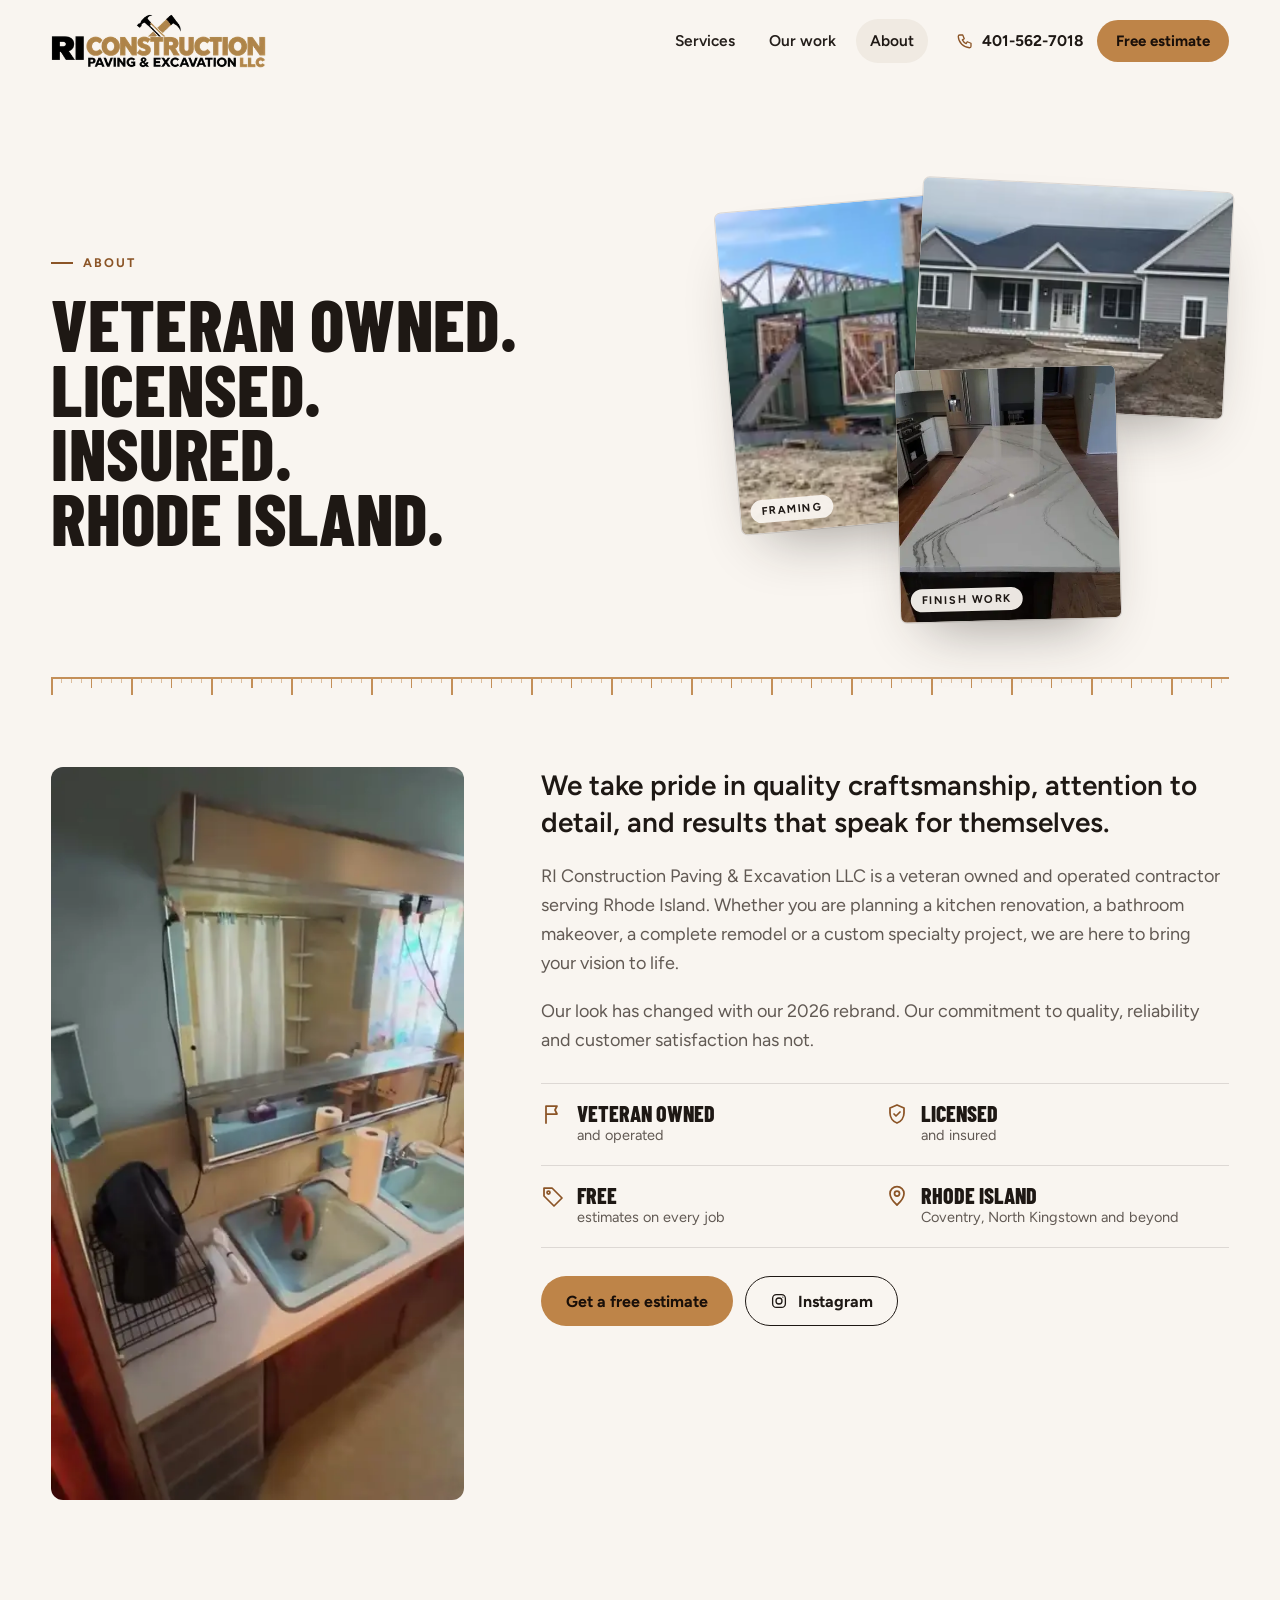
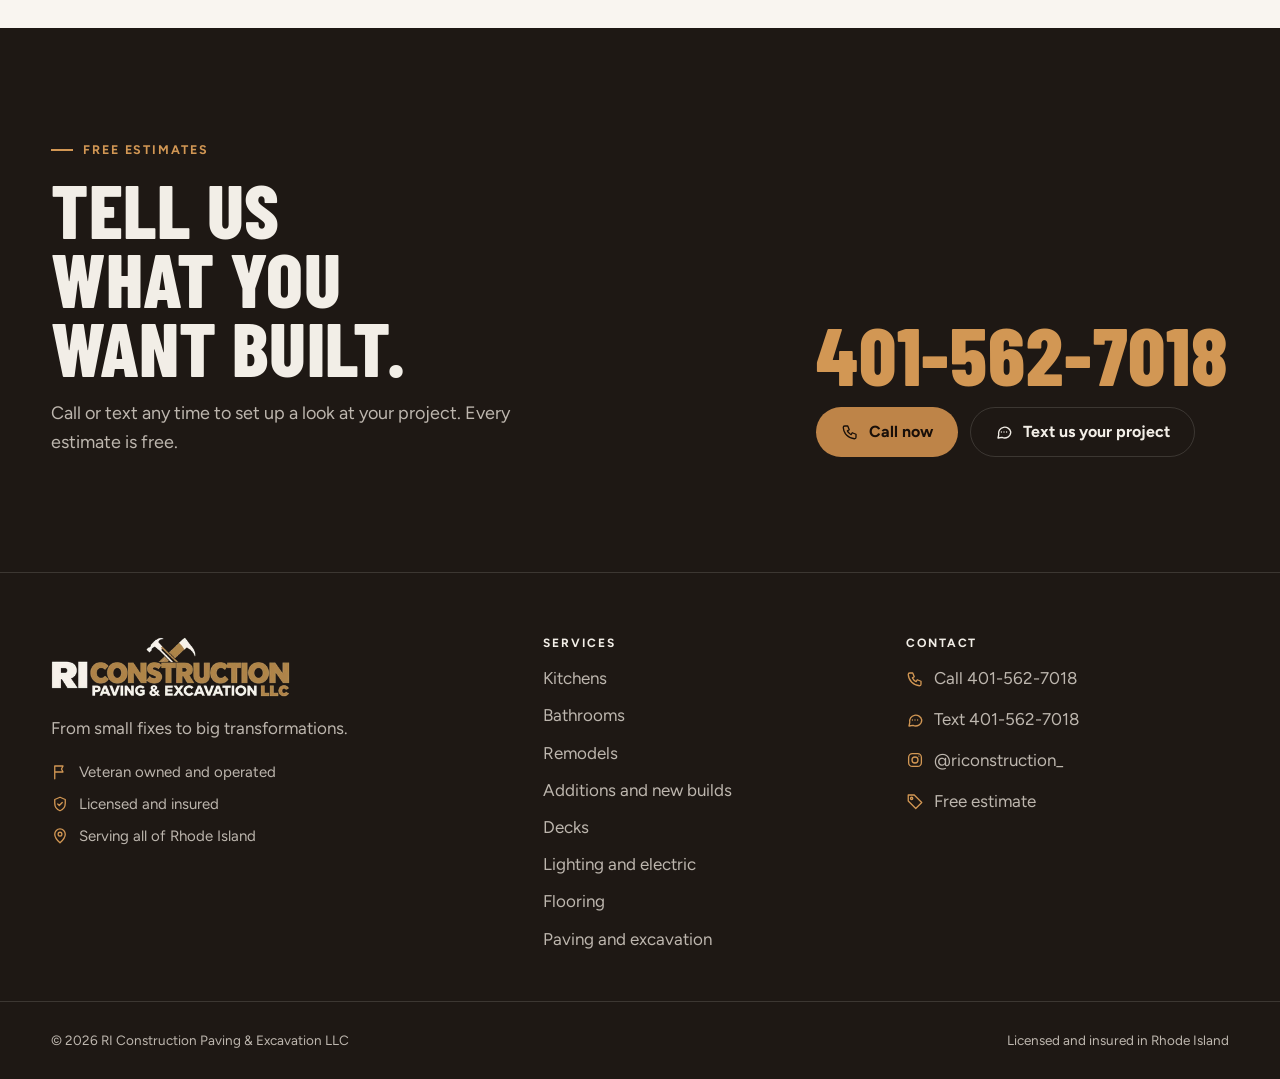
<file: about.html>
<!doctype html>
<html lang="en">
<head>
<meta charset="utf-8">
<meta name="robots" content="noindex, nofollow">
<meta name="viewport" content="width=device-width, initial-scale=1, viewport-fit=cover">
<title>About RI Construction Paving &amp; Excavation | Veteran Owned Rhode Island Contractor</title>
<meta name="description" content="RI Construction Paving &amp; Excavation LLC is a veteran owned and operated, licensed and insured contractor serving Rhode Island. From small fixes to big transformations.">
<meta name="theme-color" content="#f6f2ea">
<link rel="icon" href="assets/logo.svg" type="image/svg+xml">
<link rel="preconnect" href="https://fonts.googleapis.com">
<link rel="preconnect" href="https://fonts.gstatic.com" crossorigin>
<link rel="stylesheet" href="https://fonts.googleapis.com/css2?family=Barlow+Condensed:wght@600;700;800&family=Figtree:wght@400;500;600;700&display=swap">
<link rel="stylesheet" href="styles.css">

</head>
<body>
<a class="skip" href="#main">Skip to content</a>
<header class="nav" data-nav>
  <div class="nav__in">
    <a class="logo" href="index.html" aria-label="RI Construction Paving & Excavation home"><img class="logo__img" src="assets/brand/logo-96.webp" srcset="assets/brand/logo-96.webp 1x, assets/brand/logo-192.webp 2x" width="382" height="96" alt="RI Construction Paving & Excavation LLC" decoding="async"></a>
    <nav class="nav__links" aria-label="Main"><a href="services.html">Services</a><a href="work.html">Our work</a><a href="about.html" aria-current=page>About</a></nav>
    <div class="nav__cta">
      <a class="nav__phone" href="tel:+14015627018"><svg class="ic " viewBox="0 0 24 24" fill="none" stroke="currentColor" stroke-width="1.75" stroke-linecap="round" stroke-linejoin="round" aria-hidden="true"><path d="M5 4h4l2 5-2.5 1.5a11 11 0 0 0 5 5L15 13l5 2v4a2 2 0 0 1-2 2A16 16 0 0 1 3 6a2 2 0 0 1 2-2"/></svg><span>401-562-7018</span></a>
      <a class="btn btn--bronze btn--sm" href="estimate.html">Free estimate</a>
      <button class="nav__menu" type="button" aria-expanded="false" aria-controls="menu" data-menu-btn><svg class="ic i-open" viewBox="0 0 24 24" fill="none" stroke="currentColor" stroke-width="1.75" stroke-linecap="round" stroke-linejoin="round" aria-hidden="true"><path d="M4 7h16M4 12h16M4 17h16"/></svg><svg class="ic i-close" viewBox="0 0 24 24" fill="none" stroke="currentColor" stroke-width="1.75" stroke-linecap="round" stroke-linejoin="round" aria-hidden="true"><path d="M6 6l12 12M18 6L6 18"/></svg><span class="sr">Menu</span></button>
    </div>
  </div>
  <div class="menu" id="menu" data-menu hidden>
    <a href="services.html">Services<svg class="ic " viewBox="0 0 24 24" fill="none" stroke="currentColor" stroke-width="1.75" stroke-linecap="round" stroke-linejoin="round" aria-hidden="true"><path d="M5 12h14M13 6l6 6-6 6"/></svg></a><a href="work.html">Our work<svg class="ic " viewBox="0 0 24 24" fill="none" stroke="currentColor" stroke-width="1.75" stroke-linecap="round" stroke-linejoin="round" aria-hidden="true"><path d="M5 12h14M13 6l6 6-6 6"/></svg></a><a href="about.html">About<svg class="ic " viewBox="0 0 24 24" fill="none" stroke="currentColor" stroke-width="1.75" stroke-linecap="round" stroke-linejoin="round" aria-hidden="true"><path d="M5 12h14M13 6l6 6-6 6"/></svg></a><a href="estimate.html">Free estimate<svg class="ic " viewBox="0 0 24 24" fill="none" stroke="currentColor" stroke-width="1.75" stroke-linecap="round" stroke-linejoin="round" aria-hidden="true"><path d="M5 12h14M13 6l6 6-6 6"/></svg></a>
    <a class="menu__call" href="tel:+14015627018"><svg class="ic " viewBox="0 0 24 24" fill="none" stroke="currentColor" stroke-width="1.75" stroke-linecap="round" stroke-linejoin="round" aria-hidden="true"><path d="M5 4h4l2 5-2.5 1.5a11 11 0 0 0 5 5L15 13l5 2v4a2 2 0 0 1-2 2A16 16 0 0 1 3 6a2 2 0 0 1 2-2"/></svg>Call 401-562-7018</a>
  </div>
</header>
<main id="main">

<section class="pagehead pagehead--art">
  <div class="wrap">
    <div class="pagehead__txt">
    <p class="label">About</p>
    <h1 class="h1">Veteran owned. Licensed. Insured. Rhode Island.</h1>
  </div>
    <div class="fan" aria-hidden="true"><figure class="fan__c fan__c--1"><img src="assets/img/build-framing-800.webp" srcset="assets/img/build-framing-400.webp 400w, assets/img/build-framing-800.webp 800w, assets/img/build-framing-1200.webp 1200w, assets/img/build-framing-1600.webp 1600w" sizes="(min-width: 1100px) 22vw, 30vw" alt="" width="800" height="800" loading="lazy" decoding="async"><figcaption>Framing</figcaption></figure><figure class="fan__c fan__c--2"><img src="assets/img/build-front-800.webp" srcset="assets/img/build-front-400.webp 400w, assets/img/build-front-800.webp 800w, assets/img/build-front-1200.webp 1200w, assets/img/build-front-1600.webp 1600w" sizes="(min-width: 1100px) 22vw, 30vw" alt="" width="800" height="800" loading="lazy" decoding="async"><figcaption>New build</figcaption></figure><figure class="fan__c fan__c--3"><img src="assets/img/kitchen-3-800.webp" srcset="assets/img/kitchen-3-400.webp 400w, assets/img/kitchen-3-800.webp 800w, assets/img/kitchen-3-1200.webp 1200w, assets/img/kitchen-3-1600.webp 1600w" sizes="(min-width: 1100px) 22vw, 30vw" alt="" width="800" height="800" loading="lazy" decoding="async"><figcaption>Finish work</figcaption></figure></div>
  </div>
</section>
<div class="rule" aria-hidden="true"></div>
<section class="section section--flush">
  <div class="wrap about">
    <figure class="about__art">
      <video data-src="assets/video/bathroom-demo.mp4" data-src-m="assets/video/bathroom-demo-m.mp4" poster="assets/img/bathroom-demo-poster.webp" muted loop playsinline preload="none" data-lazy-video aria-label="Jake on a bathroom demolition"></video>
    </figure>
    <div class="about__copy">
      <p class="about__lead">We take pride in quality craftsmanship, attention to detail, and results that speak for themselves.</p>
      <p>RI Construction Paving &amp; Excavation LLC is a veteran owned and operated contractor serving Rhode Island. Whether you are planning a kitchen renovation, a bathroom makeover, a complete remodel or a custom specialty project, we are here to bring your vision to life.</p>
      <p>Our look has changed with our 2026 rebrand. Our commitment to quality, reliability and customer satisfaction has not.</p>
      <ul class="facts">
        <li><svg class="ic " viewBox="0 0 24 24" fill="none" stroke="currentColor" stroke-width="1.75" stroke-linecap="round" stroke-linejoin="round" aria-hidden="true"><path d="M5 21V4M5 4h11l-2 4 2 4H5"/></svg><b>Veteran owned</b><span>and operated</span></li>
        <li><svg class="ic " viewBox="0 0 24 24" fill="none" stroke="currentColor" stroke-width="1.75" stroke-linecap="round" stroke-linejoin="round" aria-hidden="true"><path d="M12 3l7 3v5c0 4.5-3 8.5-7 10-4-1.5-7-5.5-7-10V6z"/><path d="M9 12l2 2 4-4"/></svg><b>Licensed</b><span>and insured</span></li>
        <li><svg class="ic " viewBox="0 0 24 24" fill="none" stroke="currentColor" stroke-width="1.75" stroke-linecap="round" stroke-linejoin="round" aria-hidden="true"><path d="M3 12V4h8l10 10-8 8z"/><circle cx="7.5" cy="8.5" r="1.5"/></svg><b>Free</b><span>estimates on every job</span></li>
        <li><svg class="ic " viewBox="0 0 24 24" fill="none" stroke="currentColor" stroke-width="1.75" stroke-linecap="round" stroke-linejoin="round" aria-hidden="true"><path d="M12 21s-7-6.2-7-11.5A7 7 0 0 1 19 9.5C19 14.8 12 21 12 21z"/><circle cx="12" cy="9.5" r="2.5"/></svg><b>Rhode Island</b><span>Coventry, North Kingstown and beyond</span></li>
      </ul>
      <div class="about__btns">
        <a class="btn btn--bronze" href="estimate.html">Get a free estimate</a>
        <a class="btn btn--line" href="https://www.instagram.com/riconstruction_/" target="_blank" rel="noopener"><svg class="ic " viewBox="0 0 24 24" fill="none" stroke="currentColor" stroke-width="1.75" stroke-linecap="round" stroke-linejoin="round" aria-hidden="true"><rect x="3.5" y="3.5" width="17" height="17" rx="5"/><circle cx="12" cy="12" r="4"/><path d="M17.2 6.8h.01"/></svg>Instagram</a>
      </div>
    </div>
  </div>
</section>
<section class="band" aria-labelledby="band-h">
  
  <div class="wrap band__in">
    <div>
      <p class="label label--light">Free estimates</p>
      <h2 id="band-h" class="band__h">Tell us what you want built.</h2>
      <p class="band__p">Call or text any time to set up a look at your project. Every estimate is free.</p>
    </div>
    <div class="band__actions">
      <a class="band__phone" href="tel:+14015627018">401-562-7018</a>
      <div class="band__btns">
        <a class="btn btn--bronze" href="tel:+14015627018"><svg class="ic " viewBox="0 0 24 24" fill="none" stroke="currentColor" stroke-width="1.75" stroke-linecap="round" stroke-linejoin="round" aria-hidden="true"><path d="M5 4h4l2 5-2.5 1.5a11 11 0 0 0 5 5L15 13l5 2v4a2 2 0 0 1-2 2A16 16 0 0 1 3 6a2 2 0 0 1 2-2"/></svg>Call now</a>
        <a class="btn btn--ghost-light" href="estimate.html"><svg class="ic " viewBox="0 0 24 24" fill="none" stroke="currentColor" stroke-width="1.75" stroke-linecap="round" stroke-linejoin="round" aria-hidden="true"><path d="M21 12a8 8 0 0 1-11.6 7.1L4 20l1-4.6A8 8 0 1 1 21 12z"/><path d="M8.5 12h.01M12 12h.01M15.5 12h.01"/></svg>Text us your project</a>
      </div>
    </div>
  </div>
</section>
</main>
<footer class="foot">
  <div class="wrap foot__in">
    <div class="foot__brand">
      <div class="logo"><img class="logo__img" src="assets/brand/logo-light-96.webp" srcset="assets/brand/logo-light-96.webp 1x, assets/brand/logo-light-192.webp 2x" width="382" height="96" alt="RI Construction Paving & Excavation LLC" decoding="async"></div>
      <p>From small fixes to big transformations.</p>
      <ul class="foot__facts">
        <li><svg class="ic " viewBox="0 0 24 24" fill="none" stroke="currentColor" stroke-width="1.75" stroke-linecap="round" stroke-linejoin="round" aria-hidden="true"><path d="M5 21V4M5 4h11l-2 4 2 4H5"/></svg>Veteran owned and operated</li>
        <li><svg class="ic " viewBox="0 0 24 24" fill="none" stroke="currentColor" stroke-width="1.75" stroke-linecap="round" stroke-linejoin="round" aria-hidden="true"><path d="M12 3l7 3v5c0 4.5-3 8.5-7 10-4-1.5-7-5.5-7-10V6z"/><path d="M9 12l2 2 4-4"/></svg>Licensed and insured</li>
        <li><svg class="ic " viewBox="0 0 24 24" fill="none" stroke="currentColor" stroke-width="1.75" stroke-linecap="round" stroke-linejoin="round" aria-hidden="true"><path d="M12 21s-7-6.2-7-11.5A7 7 0 0 1 19 9.5C19 14.8 12 21 12 21z"/><circle cx="12" cy="9.5" r="2.5"/></svg>Serving all of Rhode Island</li>
      </ul>
    </div>
    <div>
      <p class="foot__h">Services</p>
      <ul class="foot__list"><li><a href="services.html#kitchens">Kitchens</a></li><li><a href="services.html#bathrooms">Bathrooms</a></li><li><a href="services.html#remodels">Remodels</a></li><li><a href="services.html#additions">Additions and new builds</a></li><li><a href="services.html#decks">Decks</a></li><li><a href="services.html#lighting">Lighting and electric</a></li><li><a href="services.html#flooring">Flooring</a></li><li><a href="services.html#paving-excavation">Paving and excavation</a></li></ul>
    </div>
    <div>
      <p class="foot__h">Contact</p>
      <ul class="foot__list">
        <li><a href="tel:+14015627018"><svg class="ic " viewBox="0 0 24 24" fill="none" stroke="currentColor" stroke-width="1.75" stroke-linecap="round" stroke-linejoin="round" aria-hidden="true"><path d="M5 4h4l2 5-2.5 1.5a11 11 0 0 0 5 5L15 13l5 2v4a2 2 0 0 1-2 2A16 16 0 0 1 3 6a2 2 0 0 1 2-2"/></svg>Call 401-562-7018</a></li>
        <li><a href="sms:+14015627018"><svg class="ic " viewBox="0 0 24 24" fill="none" stroke="currentColor" stroke-width="1.75" stroke-linecap="round" stroke-linejoin="round" aria-hidden="true"><path d="M21 12a8 8 0 0 1-11.6 7.1L4 20l1-4.6A8 8 0 1 1 21 12z"/><path d="M8.5 12h.01M12 12h.01M15.5 12h.01"/></svg>Text 401-562-7018</a></li>
        <li><a href="https://www.instagram.com/riconstruction_/" target="_blank" rel="noopener"><svg class="ic " viewBox="0 0 24 24" fill="none" stroke="currentColor" stroke-width="1.75" stroke-linecap="round" stroke-linejoin="round" aria-hidden="true"><rect x="3.5" y="3.5" width="17" height="17" rx="5"/><circle cx="12" cy="12" r="4"/><path d="M17.2 6.8h.01"/></svg>@riconstruction_</a></li>
        <li><a href="estimate.html"><svg class="ic " viewBox="0 0 24 24" fill="none" stroke="currentColor" stroke-width="1.75" stroke-linecap="round" stroke-linejoin="round" aria-hidden="true"><path d="M3 12V4h8l10 10-8 8z"/><circle cx="7.5" cy="8.5" r="1.5"/></svg>Free estimate</a></li>
      </ul>
    </div>
  </div>
  <div class="wrap foot__base">
    <span>&copy; <span data-year>2026</span> RI Construction Paving & Excavation LLC</span>
    <span>Licensed and insured in Rhode Island</span>
  </div>
</footer>
<div class="dock" data-dock>
  <a class="btn btn--ghost" href="sms:+14015627018"><svg class="ic " viewBox="0 0 24 24" fill="none" stroke="currentColor" stroke-width="1.75" stroke-linecap="round" stroke-linejoin="round" aria-hidden="true"><path d="M21 12a8 8 0 0 1-11.6 7.1L4 20l1-4.6A8 8 0 1 1 21 12z"/><path d="M8.5 12h.01M12 12h.01M15.5 12h.01"/></svg>Text</a>
  <a class="btn btn--bronze" href="tel:+14015627018"><svg class="ic " viewBox="0 0 24 24" fill="none" stroke="currentColor" stroke-width="1.75" stroke-linecap="round" stroke-linejoin="round" aria-hidden="true"><path d="M5 4h4l2 5-2.5 1.5a11 11 0 0 0 5 5L15 13l5 2v4a2 2 0 0 1-2 2A16 16 0 0 1 3 6a2 2 0 0 1 2-2"/></svg>Call 401-562-7018</a>
</div>
<script src="main.js" defer></script>

</body>
</html>
</file>
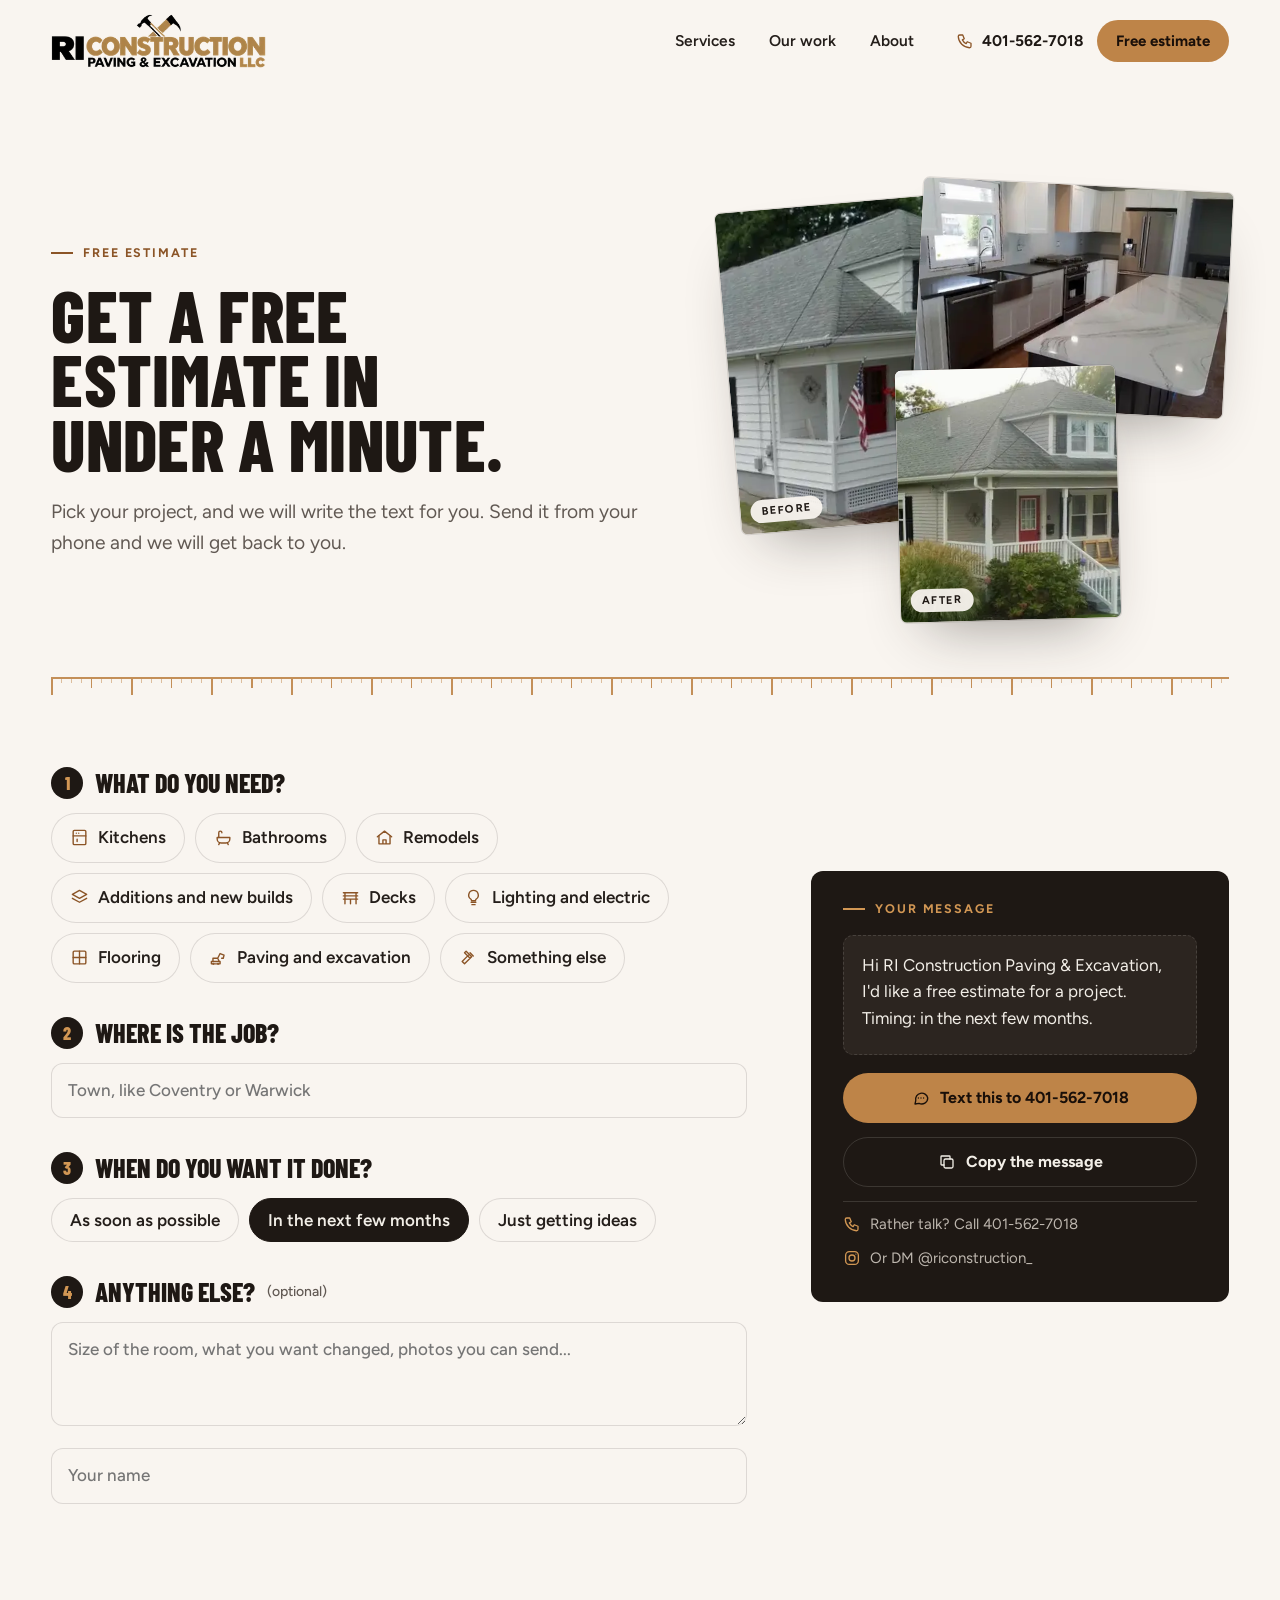
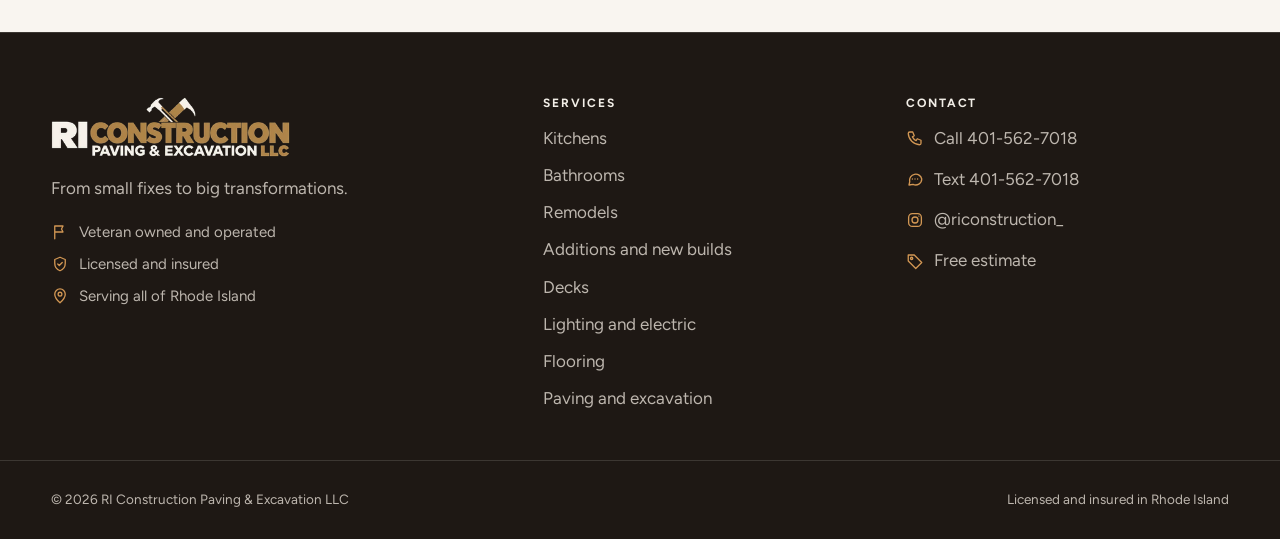
<file: estimate.html>
<!doctype html>
<html lang="en">
<head>
<meta charset="utf-8">
<meta name="robots" content="noindex, nofollow">
<meta name="viewport" content="width=device-width, initial-scale=1, viewport-fit=cover">
<title>Free Estimate | RI Construction Paving &amp; Excavation Rhode Island</title>
<meta name="description" content="Get a free estimate from RI Construction Paving &amp; Excavation. Pick your project and text it to 401-562-7018. Kitchens, bathrooms, remodels, decks, lighting, paving and excavation.">
<meta name="theme-color" content="#f6f2ea">
<link rel="icon" href="assets/logo.svg" type="image/svg+xml">
<link rel="preconnect" href="https://fonts.googleapis.com">
<link rel="preconnect" href="https://fonts.gstatic.com" crossorigin>
<link rel="stylesheet" href="https://fonts.googleapis.com/css2?family=Barlow+Condensed:wght@600;700;800&family=Figtree:wght@400;500;600;700&display=swap">
<link rel="stylesheet" href="styles.css">

</head>
<body>
<a class="skip" href="#main">Skip to content</a>
<header class="nav" data-nav>
  <div class="nav__in">
    <a class="logo" href="index.html" aria-label="RI Construction Paving & Excavation home"><img class="logo__img" src="assets/brand/logo-96.webp" srcset="assets/brand/logo-96.webp 1x, assets/brand/logo-192.webp 2x" width="382" height="96" alt="RI Construction Paving & Excavation LLC" decoding="async"></a>
    <nav class="nav__links" aria-label="Main"><a href="services.html">Services</a><a href="work.html">Our work</a><a href="about.html">About</a></nav>
    <div class="nav__cta">
      <a class="nav__phone" href="tel:+14015627018"><svg class="ic " viewBox="0 0 24 24" fill="none" stroke="currentColor" stroke-width="1.75" stroke-linecap="round" stroke-linejoin="round" aria-hidden="true"><path d="M5 4h4l2 5-2.5 1.5a11 11 0 0 0 5 5L15 13l5 2v4a2 2 0 0 1-2 2A16 16 0 0 1 3 6a2 2 0 0 1 2-2"/></svg><span>401-562-7018</span></a>
      <a class="btn btn--bronze btn--sm" href="estimate.html">Free estimate</a>
      <button class="nav__menu" type="button" aria-expanded="false" aria-controls="menu" data-menu-btn><svg class="ic i-open" viewBox="0 0 24 24" fill="none" stroke="currentColor" stroke-width="1.75" stroke-linecap="round" stroke-linejoin="round" aria-hidden="true"><path d="M4 7h16M4 12h16M4 17h16"/></svg><svg class="ic i-close" viewBox="0 0 24 24" fill="none" stroke="currentColor" stroke-width="1.75" stroke-linecap="round" stroke-linejoin="round" aria-hidden="true"><path d="M6 6l12 12M18 6L6 18"/></svg><span class="sr">Menu</span></button>
    </div>
  </div>
  <div class="menu" id="menu" data-menu hidden>
    <a href="services.html">Services<svg class="ic " viewBox="0 0 24 24" fill="none" stroke="currentColor" stroke-width="1.75" stroke-linecap="round" stroke-linejoin="round" aria-hidden="true"><path d="M5 12h14M13 6l6 6-6 6"/></svg></a><a href="work.html">Our work<svg class="ic " viewBox="0 0 24 24" fill="none" stroke="currentColor" stroke-width="1.75" stroke-linecap="round" stroke-linejoin="round" aria-hidden="true"><path d="M5 12h14M13 6l6 6-6 6"/></svg></a><a href="about.html">About<svg class="ic " viewBox="0 0 24 24" fill="none" stroke="currentColor" stroke-width="1.75" stroke-linecap="round" stroke-linejoin="round" aria-hidden="true"><path d="M5 12h14M13 6l6 6-6 6"/></svg></a><a href="estimate.html">Free estimate<svg class="ic " viewBox="0 0 24 24" fill="none" stroke="currentColor" stroke-width="1.75" stroke-linecap="round" stroke-linejoin="round" aria-hidden="true"><path d="M5 12h14M13 6l6 6-6 6"/></svg></a>
    <a class="menu__call" href="tel:+14015627018"><svg class="ic " viewBox="0 0 24 24" fill="none" stroke="currentColor" stroke-width="1.75" stroke-linecap="round" stroke-linejoin="round" aria-hidden="true"><path d="M5 4h4l2 5-2.5 1.5a11 11 0 0 0 5 5L15 13l5 2v4a2 2 0 0 1-2 2A16 16 0 0 1 3 6a2 2 0 0 1 2-2"/></svg>Call 401-562-7018</a>
  </div>
</header>
<main id="main">

<section class="pagehead pagehead--art pagehead--short">
  <div class="wrap">
    <div class="pagehead__txt">
    <p class="label">Free estimate</p>
    <h1 class="h1">Get a free estimate in under a minute.</h1>
    <p class="pagehead__p">Pick your project, and we will write the text for you. Send it from your phone and we will get back to you.</p>
  </div>
    <div class="fan" aria-hidden="true"><figure class="fan__c fan__c--1"><img src="assets/img/house-before-al-800.webp" srcset="assets/img/house-before-al-400.webp 400w, assets/img/house-before-al-800.webp 800w, assets/img/house-before-al-1200.webp 1200w, assets/img/house-before-al-1600.webp 1600w" sizes="(min-width: 1100px) 22vw, 30vw" alt="" width="800" height="800" loading="lazy" decoding="async"><figcaption>Before</figcaption></figure><figure class="fan__c fan__c--2"><img src="assets/img/kitchen-1-800.webp" srcset="assets/img/kitchen-1-400.webp 400w, assets/img/kitchen-1-800.webp 800w, assets/img/kitchen-1-1200.webp 1200w, assets/img/kitchen-1-1600.webp 1600w" sizes="(min-width: 1100px) 22vw, 30vw" alt="" width="800" height="800" loading="lazy" decoding="async"><figcaption>Kitchen</figcaption></figure><figure class="fan__c fan__c--3"><img src="assets/img/house-after-al-800.webp" srcset="assets/img/house-after-al-400.webp 400w, assets/img/house-after-al-800.webp 800w, assets/img/house-after-al-1200.webp 1200w, assets/img/house-after-al-1600.webp 1600w" sizes="(min-width: 1100px) 22vw, 30vw" alt="" width="800" height="800" loading="lazy" decoding="async"><figcaption>After</figcaption></figure></div>
  </div>
</section>
<div class="rule" aria-hidden="true"></div>
<section class="section section--flush">
  <div class="wrap est">
    <form class="est__form" data-est novalidate>
      <fieldset>
        <legend><span>1</span>What do you need?</legend>
        <div class="chips"><label class="chip"><input type="checkbox" name="job" value="Kitchens" data-id="kitchens"><span><svg class="ic " viewBox="0 0 24 24" fill="none" stroke="currentColor" stroke-width="1.75" stroke-linecap="round" stroke-linejoin="round" aria-hidden="true"><rect x="4" y="3" width="16" height="18" rx="1.5"/><path d="M4 10h16M8 6.5h.01M11 6.5h.01M9 14v3"/></svg>Kitchens</span></label><label class="chip"><input type="checkbox" name="job" value="Bathrooms" data-id="bathrooms"><span><svg class="ic " viewBox="0 0 24 24" fill="none" stroke="currentColor" stroke-width="1.75" stroke-linecap="round" stroke-linejoin="round" aria-hidden="true"><path d="M4 12h16v2a5 5 0 0 1-5 5H9a5 5 0 0 1-5-5z"/><path d="M6 12V6a2 2 0 0 1 4 0M7 19l-1 2M17 19l1 2"/></svg>Bathrooms</span></label><label class="chip"><input type="checkbox" name="job" value="Remodels" data-id="remodels"><span><svg class="ic " viewBox="0 0 24 24" fill="none" stroke="currentColor" stroke-width="1.75" stroke-linecap="round" stroke-linejoin="round" aria-hidden="true"><path d="M3 11l9-7 9 7"/><path d="M5 10v10h14V10M10 20v-5h4v5"/></svg>Remodels</span></label><label class="chip"><input type="checkbox" name="job" value="Additions and new builds" data-id="additions"><span><svg class="ic " viewBox="0 0 24 24" fill="none" stroke="currentColor" stroke-width="1.75" stroke-linecap="round" stroke-linejoin="round" aria-hidden="true"><path d="M12 3l9 5-9 5-9-5z"/><path d="M3 13l9 5 9-5"/></svg>Additions and new builds</span></label><label class="chip"><input type="checkbox" name="job" value="Decks" data-id="decks"><span><svg class="ic " viewBox="0 0 24 24" fill="none" stroke="currentColor" stroke-width="1.75" stroke-linecap="round" stroke-linejoin="round" aria-hidden="true"><path d="M3 10h18M3 14h18M5 10v10M19 10v10M12 14v6M5 6v4M19 6v4M3 6h18"/></svg>Decks</span></label><label class="chip"><input type="checkbox" name="job" value="Lighting and electric" data-id="lighting"><span><svg class="ic " viewBox="0 0 24 24" fill="none" stroke="currentColor" stroke-width="1.75" stroke-linecap="round" stroke-linejoin="round" aria-hidden="true"><path d="M9 18h6M10 21h4M12 3a6 6 0 0 0-3.5 10.9c.6.5 1 1.2 1 2V16h5v-.1c0-.8.4-1.5 1-2A6 6 0 0 0 12 3z"/></svg>Lighting and electric</span></label><label class="chip"><input type="checkbox" name="job" value="Flooring" data-id="flooring"><span><svg class="ic " viewBox="0 0 24 24" fill="none" stroke="currentColor" stroke-width="1.75" stroke-linecap="round" stroke-linejoin="round" aria-hidden="true"><rect x="4" y="4" width="16" height="16" rx="1.5"/><path d="M4 12h16M12 4v16"/></svg>Flooring</span></label><label class="chip"><input type="checkbox" name="job" value="Paving and excavation" data-id="paving-excavation"><span><svg class="ic " viewBox="0 0 24 24" fill="none" stroke="currentColor" stroke-width="1.75" stroke-linecap="round" stroke-linejoin="round" aria-hidden="true"><path d="M3 17h11v3H3zM5 17v-4h6l2 4M11 13l3-6 5 2-1 4h-2"/><circle cx="5.5" cy="20" r=".5"/><circle cx="11.5" cy="20" r=".5"/></svg>Paving and excavation</span></label><label class="chip"><input type="checkbox" name="job" value="Something else" data-id="other"><span><svg class="ic " viewBox="0 0 24 24" fill="none" stroke="currentColor" stroke-width="1.75" stroke-linecap="round" stroke-linejoin="round" aria-hidden="true"><path d="M14 6l4 4M9 4l7 7-2 2-7-7zM12 9L4 17l3 3 8-8"/></svg>Something else</span></label></div>
      </fieldset>
      <fieldset>
        <legend><span>2</span>Where is the job?</legend>
        <label class="field"><span class="sr">Town</span><input type="text" name="town" placeholder="Town, like Coventry or Warwick" autocomplete="address-level2"></label>
      </fieldset>
      <fieldset>
        <legend><span>3</span>When do you want it done?</legend>
        <div class="chips"><label class="chip chip--sm"><input type="radio" name="when" value="As soon as possible"><span>As soon as possible</span></label><label class="chip chip--sm"><input type="radio" name="when" value="In the next few months" checked><span>In the next few months</span></label><label class="chip chip--sm"><input type="radio" name="when" value="Just getting ideas"><span>Just getting ideas</span></label></div>
      </fieldset>
      <fieldset>
        <legend><span>4</span>Anything else? <small>(optional)</small></legend>
        <label class="field"><span class="sr">Details</span><textarea name="notes" rows="3" placeholder="Size of the room, what you want changed, photos you can send..."></textarea></label>
        <label class="field"><span class="sr">Your name</span><input type="text" name="name" placeholder="Your name" autocomplete="name"></label>
      </fieldset>
    </form>
    <aside class="est__out" aria-live="polite">
      <p class="label label--light">Your message</p>
      <p class="est__msg" data-msg></p>
      <a class="btn btn--bronze btn--block" href="sms:+14015627018" data-sms><svg class="ic " viewBox="0 0 24 24" fill="none" stroke="currentColor" stroke-width="1.75" stroke-linecap="round" stroke-linejoin="round" aria-hidden="true"><path d="M21 12a8 8 0 0 1-11.6 7.1L4 20l1-4.6A8 8 0 1 1 21 12z"/><path d="M8.5 12h.01M12 12h.01M15.5 12h.01"/></svg>Text this to 401-562-7018</a>
      <button class="btn btn--ghost-light btn--block" type="button" data-copy><svg class="ic " viewBox="0 0 24 24" fill="none" stroke="currentColor" stroke-width="1.75" stroke-linecap="round" stroke-linejoin="round" aria-hidden="true"><rect x="8" y="8" width="12" height="12" rx="2"/><path d="M16 8V5a1 1 0 0 0-1-1H5a1 1 0 0 0-1 1v10a1 1 0 0 0 1 1h3"/></svg><span>Copy the message</span></button>
      <div class="est__or">
        <a href="tel:+14015627018"><svg class="ic " viewBox="0 0 24 24" fill="none" stroke="currentColor" stroke-width="1.75" stroke-linecap="round" stroke-linejoin="round" aria-hidden="true"><path d="M5 4h4l2 5-2.5 1.5a11 11 0 0 0 5 5L15 13l5 2v4a2 2 0 0 1-2 2A16 16 0 0 1 3 6a2 2 0 0 1 2-2"/></svg>Rather talk? Call 401-562-7018</a>
        <a href="https://www.instagram.com/riconstruction_/" target="_blank" rel="noopener"><svg class="ic " viewBox="0 0 24 24" fill="none" stroke="currentColor" stroke-width="1.75" stroke-linecap="round" stroke-linejoin="round" aria-hidden="true"><rect x="3.5" y="3.5" width="17" height="17" rx="5"/><circle cx="12" cy="12" r="4"/><path d="M17.2 6.8h.01"/></svg>Or DM @riconstruction_</a>
      </div>
    </aside>
  </div>
</section></main>
<footer class="foot">
  <div class="wrap foot__in">
    <div class="foot__brand">
      <div class="logo"><img class="logo__img" src="assets/brand/logo-light-96.webp" srcset="assets/brand/logo-light-96.webp 1x, assets/brand/logo-light-192.webp 2x" width="382" height="96" alt="RI Construction Paving & Excavation LLC" decoding="async"></div>
      <p>From small fixes to big transformations.</p>
      <ul class="foot__facts">
        <li><svg class="ic " viewBox="0 0 24 24" fill="none" stroke="currentColor" stroke-width="1.75" stroke-linecap="round" stroke-linejoin="round" aria-hidden="true"><path d="M5 21V4M5 4h11l-2 4 2 4H5"/></svg>Veteran owned and operated</li>
        <li><svg class="ic " viewBox="0 0 24 24" fill="none" stroke="currentColor" stroke-width="1.75" stroke-linecap="round" stroke-linejoin="round" aria-hidden="true"><path d="M12 3l7 3v5c0 4.5-3 8.5-7 10-4-1.5-7-5.5-7-10V6z"/><path d="M9 12l2 2 4-4"/></svg>Licensed and insured</li>
        <li><svg class="ic " viewBox="0 0 24 24" fill="none" stroke="currentColor" stroke-width="1.75" stroke-linecap="round" stroke-linejoin="round" aria-hidden="true"><path d="M12 21s-7-6.2-7-11.5A7 7 0 0 1 19 9.5C19 14.8 12 21 12 21z"/><circle cx="12" cy="9.5" r="2.5"/></svg>Serving all of Rhode Island</li>
      </ul>
    </div>
    <div>
      <p class="foot__h">Services</p>
      <ul class="foot__list"><li><a href="services.html#kitchens">Kitchens</a></li><li><a href="services.html#bathrooms">Bathrooms</a></li><li><a href="services.html#remodels">Remodels</a></li><li><a href="services.html#additions">Additions and new builds</a></li><li><a href="services.html#decks">Decks</a></li><li><a href="services.html#lighting">Lighting and electric</a></li><li><a href="services.html#flooring">Flooring</a></li><li><a href="services.html#paving-excavation">Paving and excavation</a></li></ul>
    </div>
    <div>
      <p class="foot__h">Contact</p>
      <ul class="foot__list">
        <li><a href="tel:+14015627018"><svg class="ic " viewBox="0 0 24 24" fill="none" stroke="currentColor" stroke-width="1.75" stroke-linecap="round" stroke-linejoin="round" aria-hidden="true"><path d="M5 4h4l2 5-2.5 1.5a11 11 0 0 0 5 5L15 13l5 2v4a2 2 0 0 1-2 2A16 16 0 0 1 3 6a2 2 0 0 1 2-2"/></svg>Call 401-562-7018</a></li>
        <li><a href="sms:+14015627018"><svg class="ic " viewBox="0 0 24 24" fill="none" stroke="currentColor" stroke-width="1.75" stroke-linecap="round" stroke-linejoin="round" aria-hidden="true"><path d="M21 12a8 8 0 0 1-11.6 7.1L4 20l1-4.6A8 8 0 1 1 21 12z"/><path d="M8.5 12h.01M12 12h.01M15.5 12h.01"/></svg>Text 401-562-7018</a></li>
        <li><a href="https://www.instagram.com/riconstruction_/" target="_blank" rel="noopener"><svg class="ic " viewBox="0 0 24 24" fill="none" stroke="currentColor" stroke-width="1.75" stroke-linecap="round" stroke-linejoin="round" aria-hidden="true"><rect x="3.5" y="3.5" width="17" height="17" rx="5"/><circle cx="12" cy="12" r="4"/><path d="M17.2 6.8h.01"/></svg>@riconstruction_</a></li>
        <li><a href="estimate.html"><svg class="ic " viewBox="0 0 24 24" fill="none" stroke="currentColor" stroke-width="1.75" stroke-linecap="round" stroke-linejoin="round" aria-hidden="true"><path d="M3 12V4h8l10 10-8 8z"/><circle cx="7.5" cy="8.5" r="1.5"/></svg>Free estimate</a></li>
      </ul>
    </div>
  </div>
  <div class="wrap foot__base">
    <span>&copy; <span data-year>2026</span> RI Construction Paving & Excavation LLC</span>
    <span>Licensed and insured in Rhode Island</span>
  </div>
</footer>
<div class="dock" data-dock>
  <a class="btn btn--ghost" href="sms:+14015627018"><svg class="ic " viewBox="0 0 24 24" fill="none" stroke="currentColor" stroke-width="1.75" stroke-linecap="round" stroke-linejoin="round" aria-hidden="true"><path d="M21 12a8 8 0 0 1-11.6 7.1L4 20l1-4.6A8 8 0 1 1 21 12z"/><path d="M8.5 12h.01M12 12h.01M15.5 12h.01"/></svg>Text</a>
  <a class="btn btn--bronze" href="tel:+14015627018"><svg class="ic " viewBox="0 0 24 24" fill="none" stroke="currentColor" stroke-width="1.75" stroke-linecap="round" stroke-linejoin="round" aria-hidden="true"><path d="M5 4h4l2 5-2.5 1.5a11 11 0 0 0 5 5L15 13l5 2v4a2 2 0 0 1-2 2A16 16 0 0 1 3 6a2 2 0 0 1 2-2"/></svg>Call 401-562-7018</a>
</div>
<script src="main.js" defer></script>

</body>
</html>
</file>
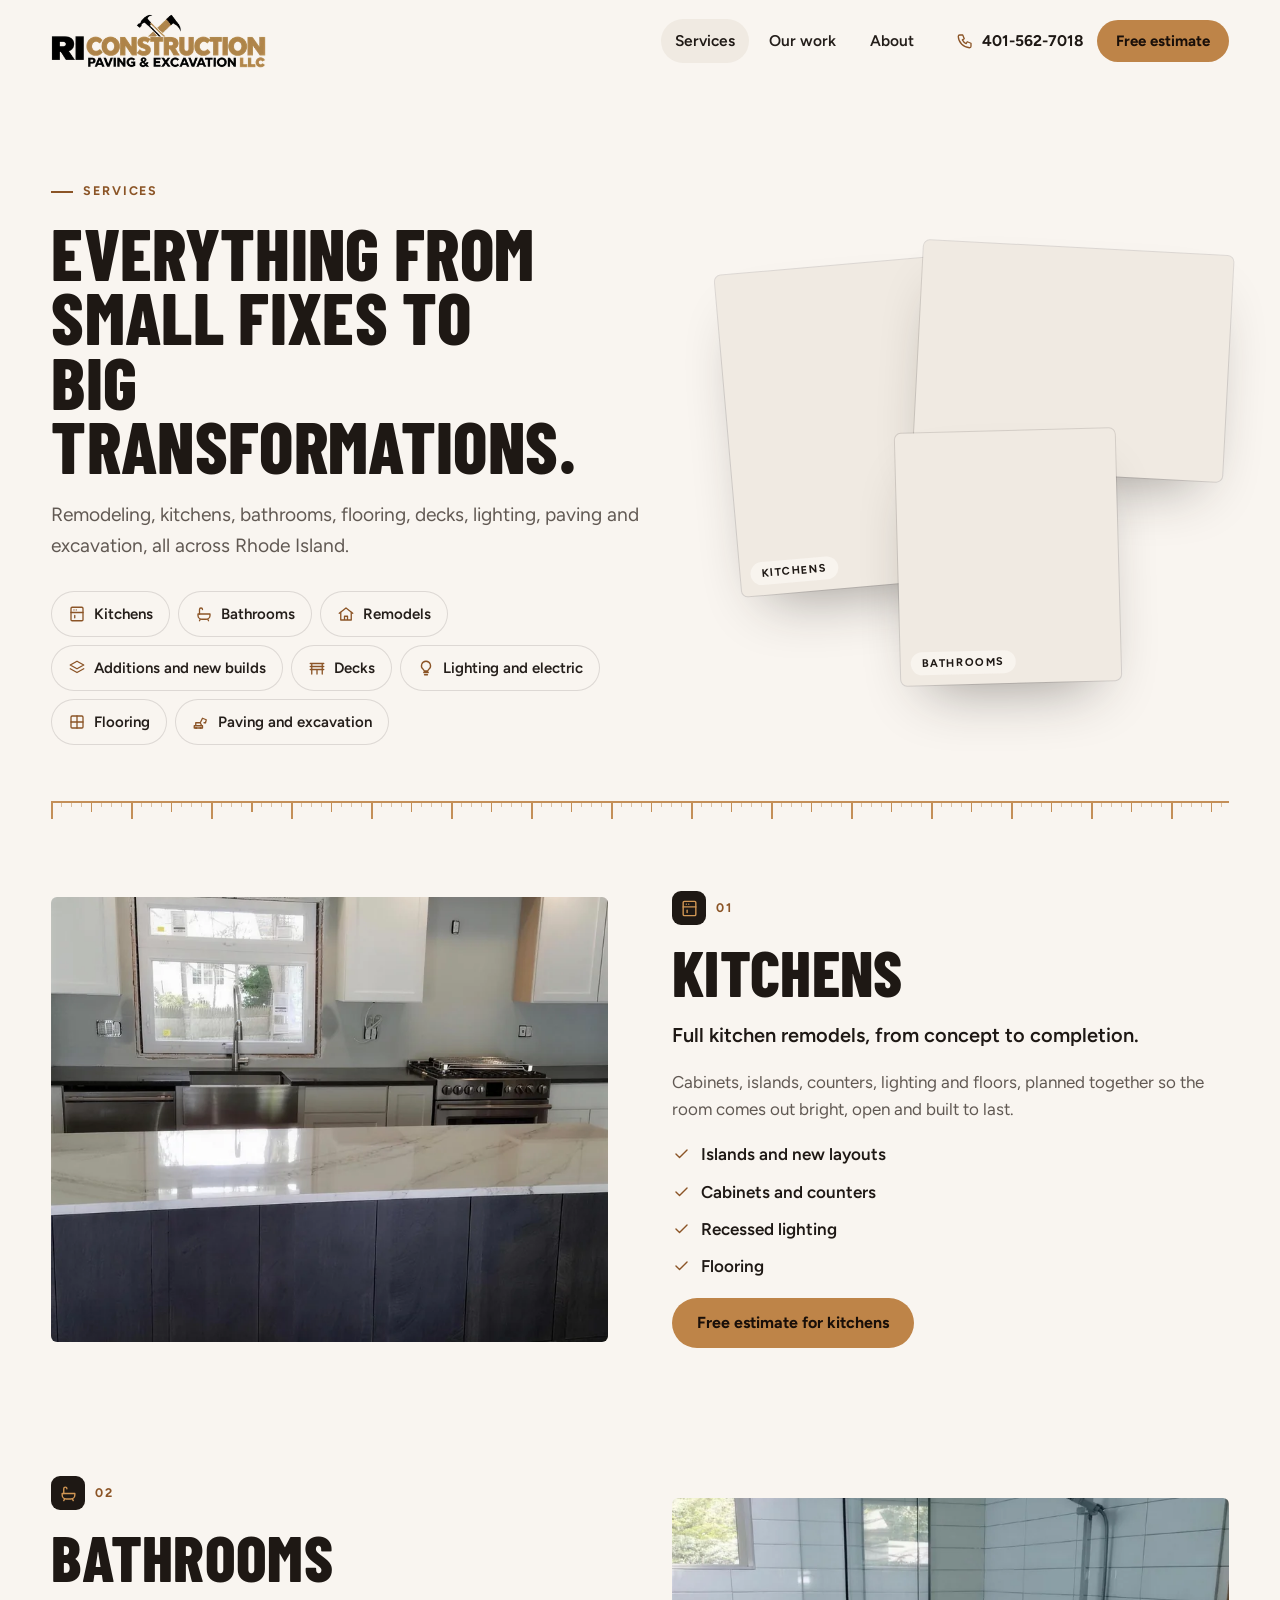
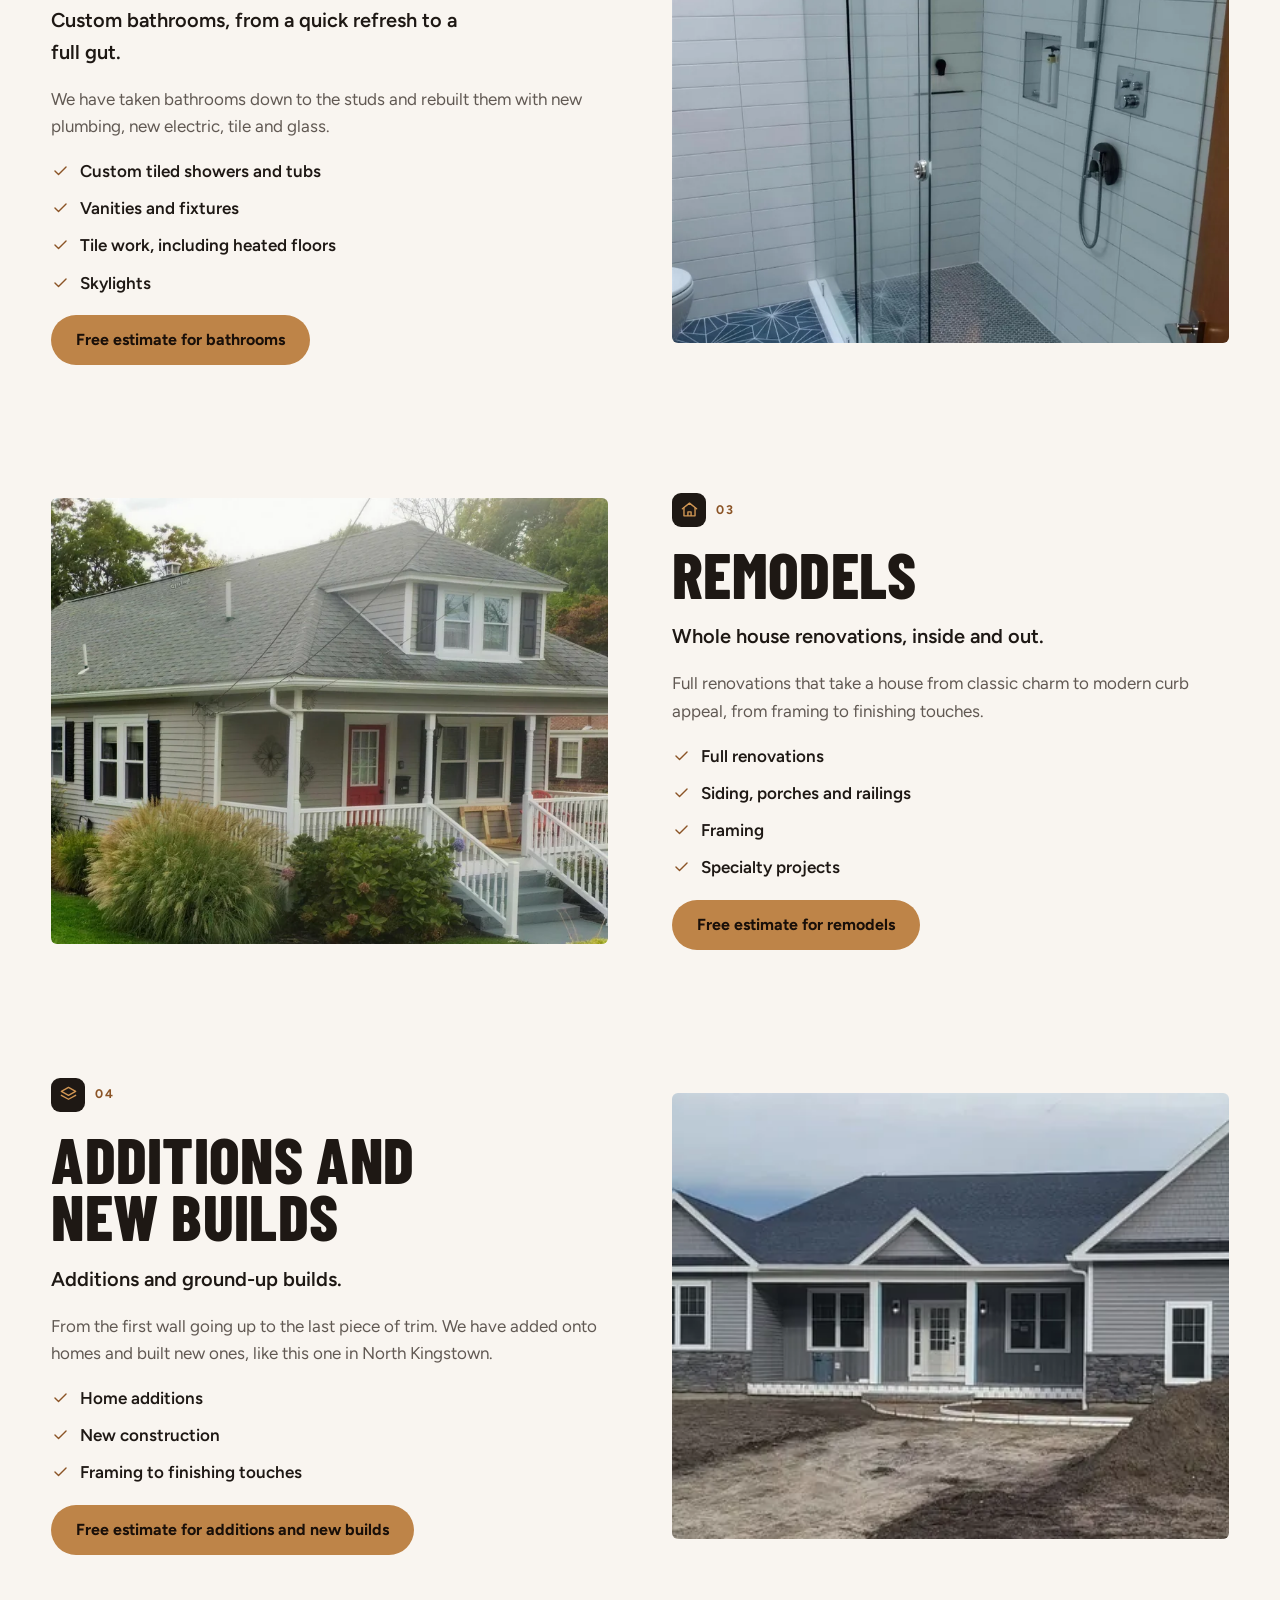
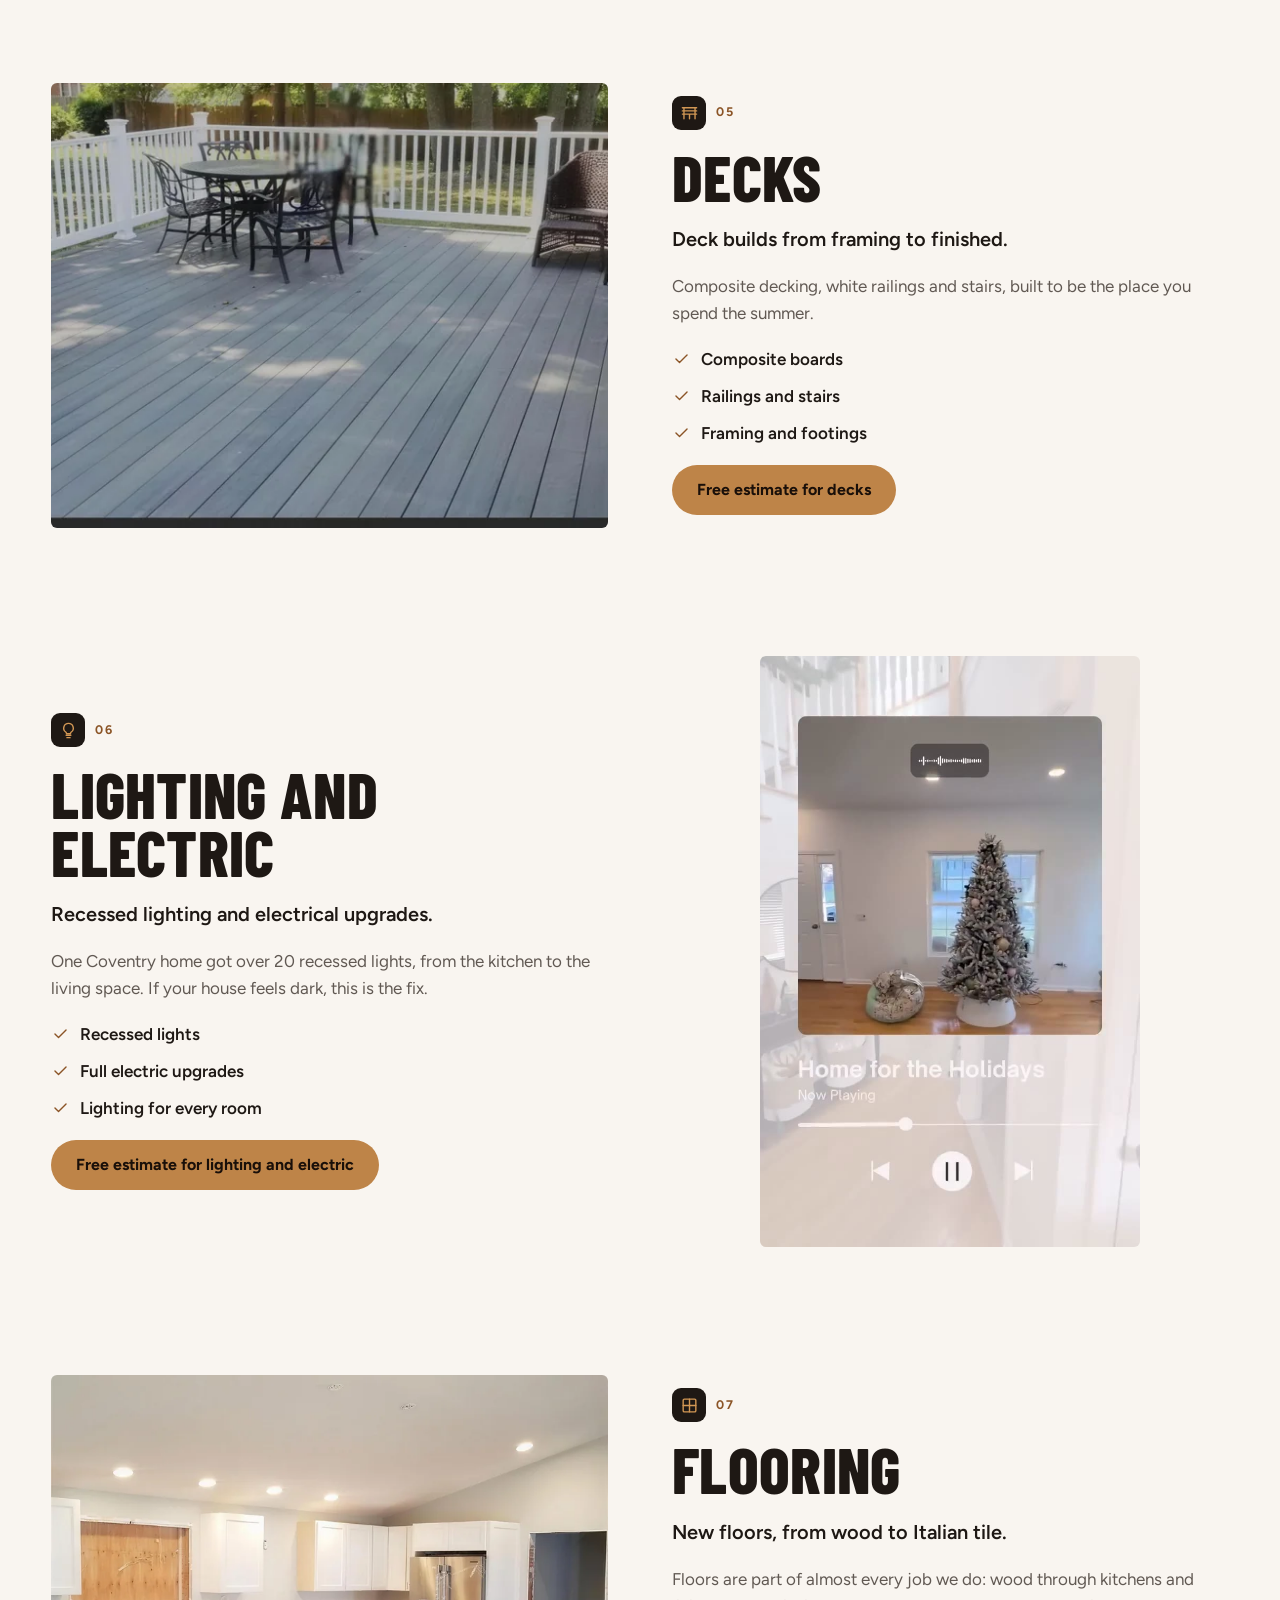
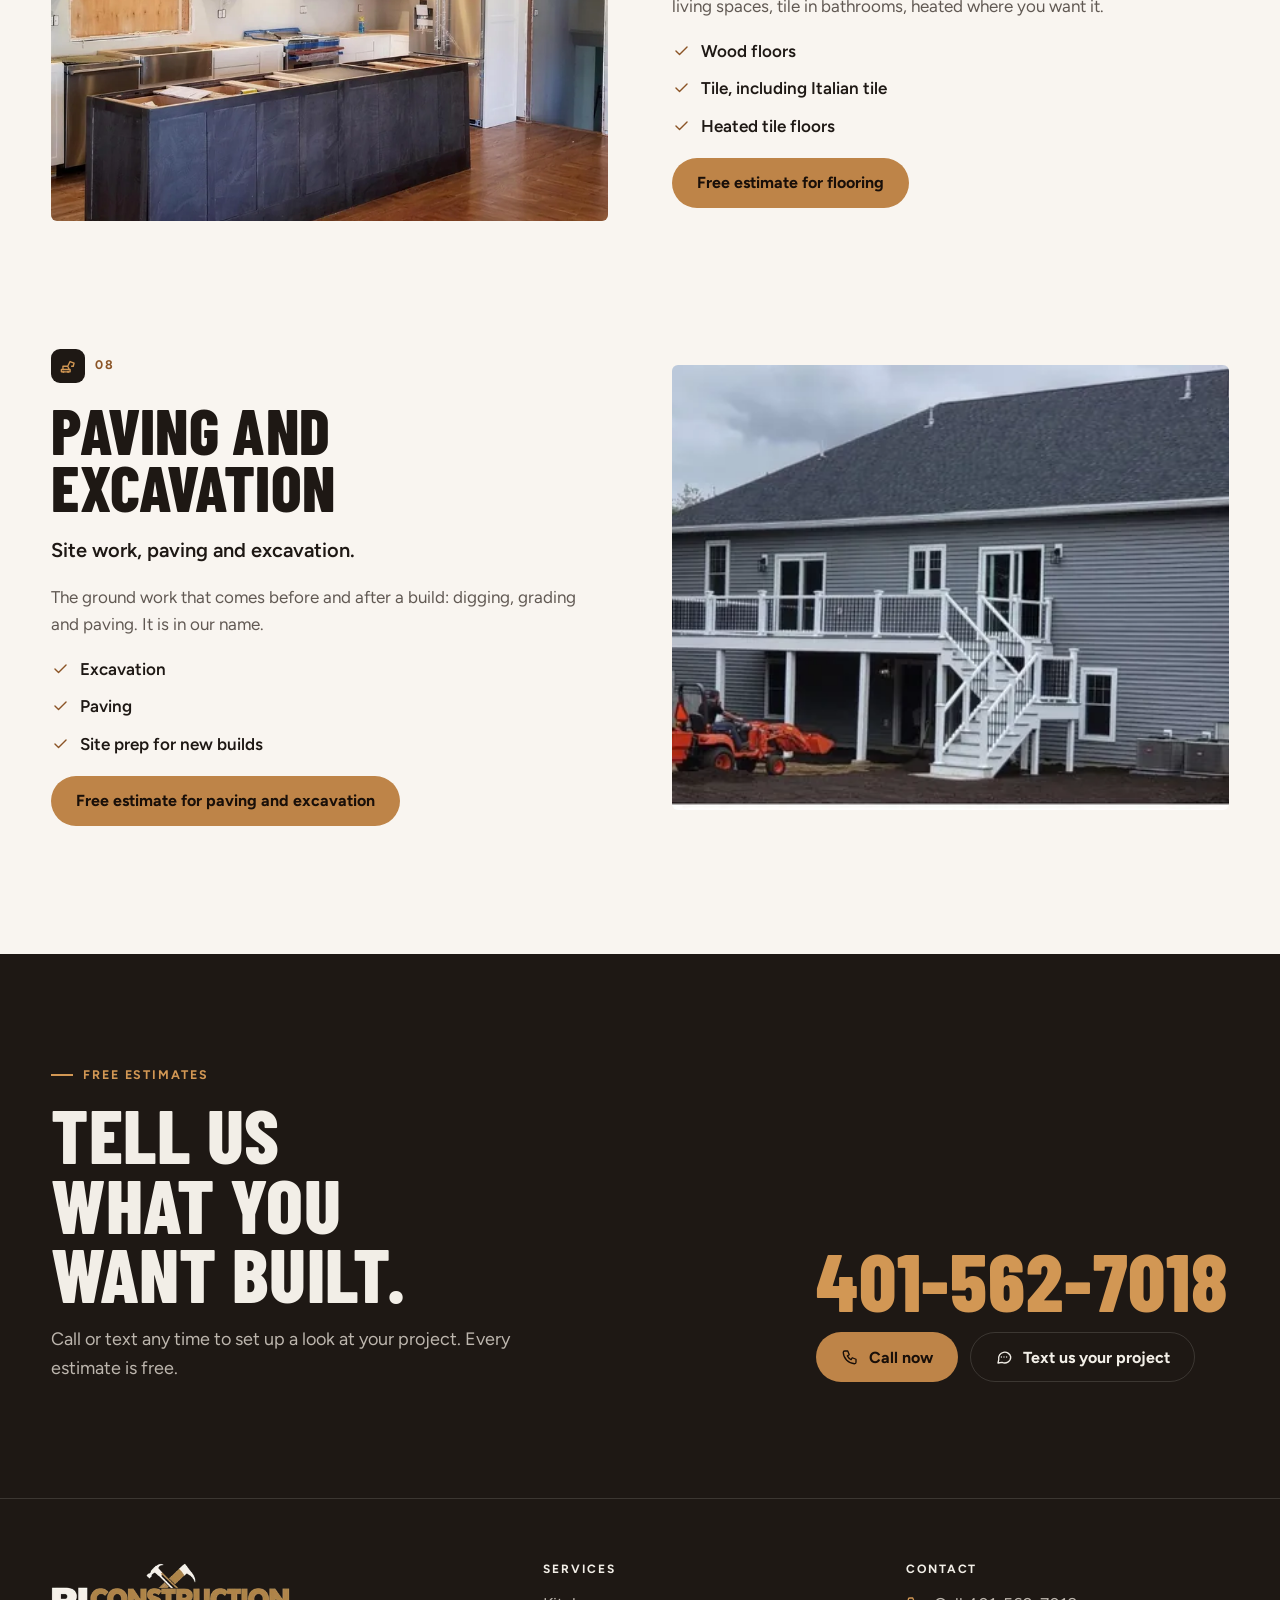
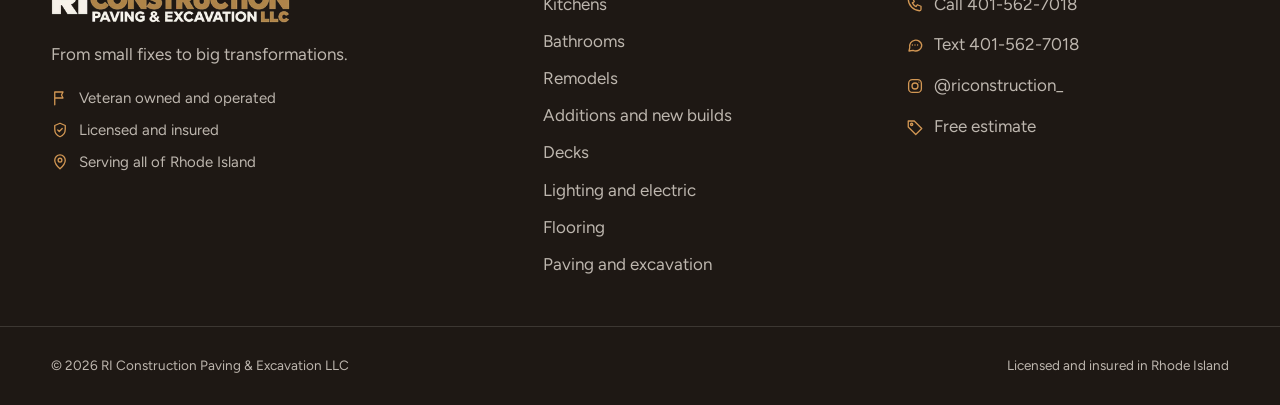
<file: services.html>
<!doctype html>
<html lang="en">
<head>
<meta charset="utf-8">
<meta name="robots" content="noindex, nofollow">
<meta name="viewport" content="width=device-width, initial-scale=1, viewport-fit=cover">
<title>Remodeling Services in Rhode Island | RI Construction Paving &amp; Excavation</title>
<meta name="description" content="Kitchen remodels, bathroom renovations, additions, decks, recessed lighting, flooring, paving and excavation in Rhode Island. Veteran owned. Free estimates.">
<meta name="theme-color" content="#f6f2ea">
<link rel="icon" href="assets/logo.svg" type="image/svg+xml">
<link rel="preconnect" href="https://fonts.googleapis.com">
<link rel="preconnect" href="https://fonts.gstatic.com" crossorigin>
<link rel="stylesheet" href="https://fonts.googleapis.com/css2?family=Barlow+Condensed:wght@600;700;800&family=Figtree:wght@400;500;600;700&display=swap">
<link rel="stylesheet" href="styles.css">

</head>
<body>
<a class="skip" href="#main">Skip to content</a>
<header class="nav" data-nav>
  <div class="nav__in">
    <a class="logo" href="index.html" aria-label="RI Construction Paving & Excavation home"><img class="logo__img" src="assets/brand/logo-96.webp" srcset="assets/brand/logo-96.webp 1x, assets/brand/logo-192.webp 2x" width="382" height="96" alt="RI Construction Paving & Excavation LLC" decoding="async"></a>
    <nav class="nav__links" aria-label="Main"><a href="services.html" aria-current=page>Services</a><a href="work.html">Our work</a><a href="about.html">About</a></nav>
    <div class="nav__cta">
      <a class="nav__phone" href="tel:+14015627018"><svg class="ic " viewBox="0 0 24 24" fill="none" stroke="currentColor" stroke-width="1.75" stroke-linecap="round" stroke-linejoin="round" aria-hidden="true"><path d="M5 4h4l2 5-2.5 1.5a11 11 0 0 0 5 5L15 13l5 2v4a2 2 0 0 1-2 2A16 16 0 0 1 3 6a2 2 0 0 1 2-2"/></svg><span>401-562-7018</span></a>
      <a class="btn btn--bronze btn--sm" href="estimate.html">Free estimate</a>
      <button class="nav__menu" type="button" aria-expanded="false" aria-controls="menu" data-menu-btn><svg class="ic i-open" viewBox="0 0 24 24" fill="none" stroke="currentColor" stroke-width="1.75" stroke-linecap="round" stroke-linejoin="round" aria-hidden="true"><path d="M4 7h16M4 12h16M4 17h16"/></svg><svg class="ic i-close" viewBox="0 0 24 24" fill="none" stroke="currentColor" stroke-width="1.75" stroke-linecap="round" stroke-linejoin="round" aria-hidden="true"><path d="M6 6l12 12M18 6L6 18"/></svg><span class="sr">Menu</span></button>
    </div>
  </div>
  <div class="menu" id="menu" data-menu hidden>
    <a href="services.html">Services<svg class="ic " viewBox="0 0 24 24" fill="none" stroke="currentColor" stroke-width="1.75" stroke-linecap="round" stroke-linejoin="round" aria-hidden="true"><path d="M5 12h14M13 6l6 6-6 6"/></svg></a><a href="work.html">Our work<svg class="ic " viewBox="0 0 24 24" fill="none" stroke="currentColor" stroke-width="1.75" stroke-linecap="round" stroke-linejoin="round" aria-hidden="true"><path d="M5 12h14M13 6l6 6-6 6"/></svg></a><a href="about.html">About<svg class="ic " viewBox="0 0 24 24" fill="none" stroke="currentColor" stroke-width="1.75" stroke-linecap="round" stroke-linejoin="round" aria-hidden="true"><path d="M5 12h14M13 6l6 6-6 6"/></svg></a><a href="estimate.html">Free estimate<svg class="ic " viewBox="0 0 24 24" fill="none" stroke="currentColor" stroke-width="1.75" stroke-linecap="round" stroke-linejoin="round" aria-hidden="true"><path d="M5 12h14M13 6l6 6-6 6"/></svg></a>
    <a class="menu__call" href="tel:+14015627018"><svg class="ic " viewBox="0 0 24 24" fill="none" stroke="currentColor" stroke-width="1.75" stroke-linecap="round" stroke-linejoin="round" aria-hidden="true"><path d="M5 4h4l2 5-2.5 1.5a11 11 0 0 0 5 5L15 13l5 2v4a2 2 0 0 1-2 2A16 16 0 0 1 3 6a2 2 0 0 1 2-2"/></svg>Call 401-562-7018</a>
  </div>
</header>
<main id="main">

<section class="pagehead pagehead--art">
  <div class="wrap">
    <div class="pagehead__txt">
    <p class="label">Services</p>
    <h1 class="h1">Everything from small fixes to big transformations.</h1>
    <p class="pagehead__p">Remodeling, kitchens, bathrooms, flooring, decks, lighting, paving and excavation, all across Rhode Island.</p>
    <nav class="jump" aria-label="Services on this page"><a href="#kitchens"><svg class="ic " viewBox="0 0 24 24" fill="none" stroke="currentColor" stroke-width="1.75" stroke-linecap="round" stroke-linejoin="round" aria-hidden="true"><rect x="4" y="3" width="16" height="18" rx="1.5"/><path d="M4 10h16M8 6.5h.01M11 6.5h.01M9 14v3"/></svg>Kitchens</a><a href="#bathrooms"><svg class="ic " viewBox="0 0 24 24" fill="none" stroke="currentColor" stroke-width="1.75" stroke-linecap="round" stroke-linejoin="round" aria-hidden="true"><path d="M4 12h16v2a5 5 0 0 1-5 5H9a5 5 0 0 1-5-5z"/><path d="M6 12V6a2 2 0 0 1 4 0M7 19l-1 2M17 19l1 2"/></svg>Bathrooms</a><a href="#remodels"><svg class="ic " viewBox="0 0 24 24" fill="none" stroke="currentColor" stroke-width="1.75" stroke-linecap="round" stroke-linejoin="round" aria-hidden="true"><path d="M3 11l9-7 9 7"/><path d="M5 10v10h14V10M10 20v-5h4v5"/></svg>Remodels</a><a href="#additions"><svg class="ic " viewBox="0 0 24 24" fill="none" stroke="currentColor" stroke-width="1.75" stroke-linecap="round" stroke-linejoin="round" aria-hidden="true"><path d="M12 3l9 5-9 5-9-5z"/><path d="M3 13l9 5 9-5"/></svg>Additions and new builds</a><a href="#decks"><svg class="ic " viewBox="0 0 24 24" fill="none" stroke="currentColor" stroke-width="1.75" stroke-linecap="round" stroke-linejoin="round" aria-hidden="true"><path d="M3 10h18M3 14h18M5 10v10M19 10v10M12 14v6M5 6v4M19 6v4M3 6h18"/></svg>Decks</a><a href="#lighting"><svg class="ic " viewBox="0 0 24 24" fill="none" stroke="currentColor" stroke-width="1.75" stroke-linecap="round" stroke-linejoin="round" aria-hidden="true"><path d="M9 18h6M10 21h4M12 3a6 6 0 0 0-3.5 10.9c.6.5 1 1.2 1 2V16h5v-.1c0-.8.4-1.5 1-2A6 6 0 0 0 12 3z"/></svg>Lighting and electric</a><a href="#flooring"><svg class="ic " viewBox="0 0 24 24" fill="none" stroke="currentColor" stroke-width="1.75" stroke-linecap="round" stroke-linejoin="round" aria-hidden="true"><rect x="4" y="4" width="16" height="16" rx="1.5"/><path d="M4 12h16M12 4v16"/></svg>Flooring</a><a href="#paving-excavation"><svg class="ic " viewBox="0 0 24 24" fill="none" stroke="currentColor" stroke-width="1.75" stroke-linecap="round" stroke-linejoin="round" aria-hidden="true"><path d="M3 17h11v3H3zM5 17v-4h6l2 4M11 13l3-6 5 2-1 4h-2"/><circle cx="5.5" cy="20" r=".5"/><circle cx="11.5" cy="20" r=".5"/></svg>Paving and excavation</a></nav>
  </div>
    <div class="fan" aria-hidden="true"><figure class="fan__c fan__c--1"><img src="assets/img/kitchen-2-800.webp" srcset="assets/img/kitchen-2-400.webp 400w, assets/img/kitchen-2-800.webp 800w, assets/img/kitchen-2-1200.webp 1200w, assets/img/kitchen-2-1600.webp 1600w" sizes="(min-width: 1100px) 22vw, 30vw" alt="" width="800" height="800" loading="lazy" decoding="async"><figcaption>Kitchens</figcaption></figure><figure class="fan__c fan__c--2"><img src="assets/img/deck-after-800.webp" srcset="assets/img/deck-after-400.webp 400w, assets/img/deck-after-800.webp 800w, assets/img/deck-after-1200.webp 1200w, assets/img/deck-after-1600.webp 1600w" sizes="(min-width: 1100px) 22vw, 30vw" alt="" width="800" height="800" loading="lazy" decoding="async"><figcaption>Decks</figcaption></figure><figure class="fan__c fan__c--3"><img src="assets/img/bath-after-800.webp" srcset="assets/img/bath-after-400.webp 400w, assets/img/bath-after-800.webp 800w, assets/img/bath-after-1200.webp 1200w, assets/img/bath-after-1600.webp 1600w" sizes="(min-width: 1100px) 22vw, 30vw" alt="" width="800" height="800" loading="lazy" decoding="async"><figcaption>Bathrooms</figcaption></figure></div>
  </div>
</section>
<div class="rule" aria-hidden="true"></div>
<section class="section section--flush"><div class="wrap sv-list"><article class="sv" id="kitchens">
      <figure class="sv__art"><img src="assets/img/kitchen-2-800.webp" srcset="assets/img/kitchen-2-400.webp 400w, assets/img/kitchen-2-800.webp 800w, assets/img/kitchen-2-1200.webp 1200w, assets/img/kitchen-2-1600.webp 1600w" sizes="(min-width: 900px) 45vw, 100vw" alt="Kitchens by RI Construction Paving &amp; Excavation" width="1206" height="1594" loading="lazy" decoding="async"></figure>
      <div class="sv__copy">
        <p class="label"><span class="sv__icon"><svg class="ic " viewBox="0 0 24 24" fill="none" stroke="currentColor" stroke-width="1.75" stroke-linecap="round" stroke-linejoin="round" aria-hidden="true"><rect x="4" y="3" width="16" height="18" rx="1.5"/><path d="M4 10h16M8 6.5h.01M11 6.5h.01M9 14v3"/></svg></span>01</p>
        <h2 class="h2">Kitchens</h2>
        <p class="sv__line">Full kitchen remodels, from concept to completion.</p>
        <p>Cabinets, islands, counters, lighting and floors, planned together so the room comes out bright, open and built to last.</p>
        <ul class="checks"><li><svg class="ic " viewBox="0 0 24 24" fill="none" stroke="currentColor" stroke-width="1.75" stroke-linecap="round" stroke-linejoin="round" aria-hidden="true"><path d="M5 12.5l4.5 4.5L19 7.5"/></svg>Islands and new layouts</li><li><svg class="ic " viewBox="0 0 24 24" fill="none" stroke="currentColor" stroke-width="1.75" stroke-linecap="round" stroke-linejoin="round" aria-hidden="true"><path d="M5 12.5l4.5 4.5L19 7.5"/></svg>Cabinets and counters</li><li><svg class="ic " viewBox="0 0 24 24" fill="none" stroke="currentColor" stroke-width="1.75" stroke-linecap="round" stroke-linejoin="round" aria-hidden="true"><path d="M5 12.5l4.5 4.5L19 7.5"/></svg>Recessed lighting</li><li><svg class="ic " viewBox="0 0 24 24" fill="none" stroke="currentColor" stroke-width="1.75" stroke-linecap="round" stroke-linejoin="round" aria-hidden="true"><path d="M5 12.5l4.5 4.5L19 7.5"/></svg>Flooring</li></ul>
        <a class="btn btn--bronze" href="estimate.html?job=kitchens">Free estimate for kitchens</a>
      </div>
    </article><article class="sv" id="bathrooms">
      <figure class="sv__art"><img src="assets/img/bath-after-800.webp" srcset="assets/img/bath-after-400.webp 400w, assets/img/bath-after-800.webp 800w, assets/img/bath-after-1200.webp 1200w, assets/img/bath-after-1600.webp 1600w" sizes="(min-width: 900px) 45vw, 100vw" alt="Bathrooms by RI Construction Paving &amp; Excavation" width="480" height="597" loading="lazy" decoding="async"></figure>
      <div class="sv__copy">
        <p class="label"><span class="sv__icon"><svg class="ic " viewBox="0 0 24 24" fill="none" stroke="currentColor" stroke-width="1.75" stroke-linecap="round" stroke-linejoin="round" aria-hidden="true"><path d="M4 12h16v2a5 5 0 0 1-5 5H9a5 5 0 0 1-5-5z"/><path d="M6 12V6a2 2 0 0 1 4 0M7 19l-1 2M17 19l1 2"/></svg></span>02</p>
        <h2 class="h2">Bathrooms</h2>
        <p class="sv__line">Custom bathrooms, from a quick refresh to a full gut.</p>
        <p>We have taken bathrooms down to the studs and rebuilt them with new plumbing, new electric, tile and glass.</p>
        <ul class="checks"><li><svg class="ic " viewBox="0 0 24 24" fill="none" stroke="currentColor" stroke-width="1.75" stroke-linecap="round" stroke-linejoin="round" aria-hidden="true"><path d="M5 12.5l4.5 4.5L19 7.5"/></svg>Custom tiled showers and tubs</li><li><svg class="ic " viewBox="0 0 24 24" fill="none" stroke="currentColor" stroke-width="1.75" stroke-linecap="round" stroke-linejoin="round" aria-hidden="true"><path d="M5 12.5l4.5 4.5L19 7.5"/></svg>Vanities and fixtures</li><li><svg class="ic " viewBox="0 0 24 24" fill="none" stroke="currentColor" stroke-width="1.75" stroke-linecap="round" stroke-linejoin="round" aria-hidden="true"><path d="M5 12.5l4.5 4.5L19 7.5"/></svg>Tile work, including heated floors</li><li><svg class="ic " viewBox="0 0 24 24" fill="none" stroke="currentColor" stroke-width="1.75" stroke-linecap="round" stroke-linejoin="round" aria-hidden="true"><path d="M5 12.5l4.5 4.5L19 7.5"/></svg>Skylights</li></ul>
        <a class="btn btn--bronze" href="estimate.html?job=bathrooms">Free estimate for bathrooms</a>
      </div>
    </article><article class="sv" id="remodels">
      <figure class="sv__art"><img src="assets/img/house-after-al-800.webp" srcset="assets/img/house-after-al-400.webp 400w, assets/img/house-after-al-800.webp 800w, assets/img/house-after-al-1200.webp 1200w, assets/img/house-after-al-1600.webp 1600w" sizes="(min-width: 900px) 45vw, 100vw" alt="Remodels by RI Construction Paving &amp; Excavation" width="685" height="540" loading="lazy" decoding="async"></figure>
      <div class="sv__copy">
        <p class="label"><span class="sv__icon"><svg class="ic " viewBox="0 0 24 24" fill="none" stroke="currentColor" stroke-width="1.75" stroke-linecap="round" stroke-linejoin="round" aria-hidden="true"><path d="M3 11l9-7 9 7"/><path d="M5 10v10h14V10M10 20v-5h4v5"/></svg></span>03</p>
        <h2 class="h2">Remodels</h2>
        <p class="sv__line">Whole house renovations, inside and out.</p>
        <p>Full renovations that take a house from classic charm to modern curb appeal, from framing to finishing touches.</p>
        <ul class="checks"><li><svg class="ic " viewBox="0 0 24 24" fill="none" stroke="currentColor" stroke-width="1.75" stroke-linecap="round" stroke-linejoin="round" aria-hidden="true"><path d="M5 12.5l4.5 4.5L19 7.5"/></svg>Full renovations</li><li><svg class="ic " viewBox="0 0 24 24" fill="none" stroke="currentColor" stroke-width="1.75" stroke-linecap="round" stroke-linejoin="round" aria-hidden="true"><path d="M5 12.5l4.5 4.5L19 7.5"/></svg>Siding, porches and railings</li><li><svg class="ic " viewBox="0 0 24 24" fill="none" stroke="currentColor" stroke-width="1.75" stroke-linecap="round" stroke-linejoin="round" aria-hidden="true"><path d="M5 12.5l4.5 4.5L19 7.5"/></svg>Framing</li><li><svg class="ic " viewBox="0 0 24 24" fill="none" stroke="currentColor" stroke-width="1.75" stroke-linecap="round" stroke-linejoin="round" aria-hidden="true"><path d="M5 12.5l4.5 4.5L19 7.5"/></svg>Specialty projects</li></ul>
        <a class="btn btn--bronze" href="estimate.html?job=remodels">Free estimate for remodels</a>
      </div>
    </article><article class="sv" id="additions">
      <figure class="sv__art"><img src="assets/img/build-front-800.webp" srcset="assets/img/build-front-400.webp 400w, assets/img/build-front-800.webp 800w, assets/img/build-front-1200.webp 1200w, assets/img/build-front-1600.webp 1600w" sizes="(min-width: 900px) 45vw, 100vw" alt="Additions and new builds by RI Construction Paving &amp; Excavation" width="1342" height="538" loading="lazy" decoding="async"></figure>
      <div class="sv__copy">
        <p class="label"><span class="sv__icon"><svg class="ic " viewBox="0 0 24 24" fill="none" stroke="currentColor" stroke-width="1.75" stroke-linecap="round" stroke-linejoin="round" aria-hidden="true"><path d="M12 3l9 5-9 5-9-5z"/><path d="M3 13l9 5 9-5"/></svg></span>04</p>
        <h2 class="h2">Additions and new builds</h2>
        <p class="sv__line">Additions and ground-up builds.</p>
        <p>From the first wall going up to the last piece of trim. We have added onto homes and built new ones, like this one in North Kingstown.</p>
        <ul class="checks"><li><svg class="ic " viewBox="0 0 24 24" fill="none" stroke="currentColor" stroke-width="1.75" stroke-linecap="round" stroke-linejoin="round" aria-hidden="true"><path d="M5 12.5l4.5 4.5L19 7.5"/></svg>Home additions</li><li><svg class="ic " viewBox="0 0 24 24" fill="none" stroke="currentColor" stroke-width="1.75" stroke-linecap="round" stroke-linejoin="round" aria-hidden="true"><path d="M5 12.5l4.5 4.5L19 7.5"/></svg>New construction</li><li><svg class="ic " viewBox="0 0 24 24" fill="none" stroke="currentColor" stroke-width="1.75" stroke-linecap="round" stroke-linejoin="round" aria-hidden="true"><path d="M5 12.5l4.5 4.5L19 7.5"/></svg>Framing to finishing touches</li></ul>
        <a class="btn btn--bronze" href="estimate.html?job=additions">Free estimate for additions and new builds</a>
      </div>
    </article><article class="sv" id="decks">
      <figure class="sv__art"><img src="assets/img/deck-after-800.webp" srcset="assets/img/deck-after-400.webp 400w, assets/img/deck-after-800.webp 800w, assets/img/deck-after-1200.webp 1200w, assets/img/deck-after-1600.webp 1600w" sizes="(min-width: 900px) 45vw, 100vw" alt="Decks by RI Construction Paving &amp; Excavation" width="672" height="383" loading="lazy" decoding="async"></figure>
      <div class="sv__copy">
        <p class="label"><span class="sv__icon"><svg class="ic " viewBox="0 0 24 24" fill="none" stroke="currentColor" stroke-width="1.75" stroke-linecap="round" stroke-linejoin="round" aria-hidden="true"><path d="M3 10h18M3 14h18M5 10v10M19 10v10M12 14v6M5 6v4M19 6v4M3 6h18"/></svg></span>05</p>
        <h2 class="h2">Decks</h2>
        <p class="sv__line">Deck builds from framing to finished.</p>
        <p>Composite decking, white railings and stairs, built to be the place you spend the summer.</p>
        <ul class="checks"><li><svg class="ic " viewBox="0 0 24 24" fill="none" stroke="currentColor" stroke-width="1.75" stroke-linecap="round" stroke-linejoin="round" aria-hidden="true"><path d="M5 12.5l4.5 4.5L19 7.5"/></svg>Composite boards</li><li><svg class="ic " viewBox="0 0 24 24" fill="none" stroke="currentColor" stroke-width="1.75" stroke-linecap="round" stroke-linejoin="round" aria-hidden="true"><path d="M5 12.5l4.5 4.5L19 7.5"/></svg>Railings and stairs</li><li><svg class="ic " viewBox="0 0 24 24" fill="none" stroke="currentColor" stroke-width="1.75" stroke-linecap="round" stroke-linejoin="round" aria-hidden="true"><path d="M5 12.5l4.5 4.5L19 7.5"/></svg>Framing and footings</li></ul>
        <a class="btn btn--bronze" href="estimate.html?job=decks">Free estimate for decks</a>
      </div>
    </article><article class="sv" id="lighting">
      <figure class="sv__art sv__art--tall"><img src="assets/img/lighting-poster.jpg" alt="Lighting and electric by RI Construction Paving &amp; Excavation" width="720" height="1280" loading="lazy"></figure>
      <div class="sv__copy">
        <p class="label"><span class="sv__icon"><svg class="ic " viewBox="0 0 24 24" fill="none" stroke="currentColor" stroke-width="1.75" stroke-linecap="round" stroke-linejoin="round" aria-hidden="true"><path d="M9 18h6M10 21h4M12 3a6 6 0 0 0-3.5 10.9c.6.5 1 1.2 1 2V16h5v-.1c0-.8.4-1.5 1-2A6 6 0 0 0 12 3z"/></svg></span>06</p>
        <h2 class="h2">Lighting and electric</h2>
        <p class="sv__line">Recessed lighting and electrical upgrades.</p>
        <p>One Coventry home got over 20 recessed lights, from the kitchen to the living space. If your house feels dark, this is the fix.</p>
        <ul class="checks"><li><svg class="ic " viewBox="0 0 24 24" fill="none" stroke="currentColor" stroke-width="1.75" stroke-linecap="round" stroke-linejoin="round" aria-hidden="true"><path d="M5 12.5l4.5 4.5L19 7.5"/></svg>Recessed lights</li><li><svg class="ic " viewBox="0 0 24 24" fill="none" stroke="currentColor" stroke-width="1.75" stroke-linecap="round" stroke-linejoin="round" aria-hidden="true"><path d="M5 12.5l4.5 4.5L19 7.5"/></svg>Full electric upgrades</li><li><svg class="ic " viewBox="0 0 24 24" fill="none" stroke="currentColor" stroke-width="1.75" stroke-linecap="round" stroke-linejoin="round" aria-hidden="true"><path d="M5 12.5l4.5 4.5L19 7.5"/></svg>Lighting for every room</li></ul>
        <a class="btn btn--bronze" href="estimate.html?job=lighting">Free estimate for lighting and electric</a>
      </div>
    </article><article class="sv" id="flooring">
      <figure class="sv__art"><img src="assets/img/kitchen-4-800.webp" srcset="assets/img/kitchen-4-400.webp 400w, assets/img/kitchen-4-800.webp 800w, assets/img/kitchen-4-1200.webp 1200w, assets/img/kitchen-4-1600.webp 1600w" sizes="(min-width: 900px) 45vw, 100vw" alt="Flooring by RI Construction Paving &amp; Excavation" width="1206" height="1594" loading="lazy" decoding="async"></figure>
      <div class="sv__copy">
        <p class="label"><span class="sv__icon"><svg class="ic " viewBox="0 0 24 24" fill="none" stroke="currentColor" stroke-width="1.75" stroke-linecap="round" stroke-linejoin="round" aria-hidden="true"><rect x="4" y="4" width="16" height="16" rx="1.5"/><path d="M4 12h16M12 4v16"/></svg></span>07</p>
        <h2 class="h2">Flooring</h2>
        <p class="sv__line">New floors, from wood to Italian tile.</p>
        <p>Floors are part of almost every job we do: wood through kitchens and living spaces, tile in bathrooms, heated where you want it.</p>
        <ul class="checks"><li><svg class="ic " viewBox="0 0 24 24" fill="none" stroke="currentColor" stroke-width="1.75" stroke-linecap="round" stroke-linejoin="round" aria-hidden="true"><path d="M5 12.5l4.5 4.5L19 7.5"/></svg>Wood floors</li><li><svg class="ic " viewBox="0 0 24 24" fill="none" stroke="currentColor" stroke-width="1.75" stroke-linecap="round" stroke-linejoin="round" aria-hidden="true"><path d="M5 12.5l4.5 4.5L19 7.5"/></svg>Tile, including Italian tile</li><li><svg class="ic " viewBox="0 0 24 24" fill="none" stroke="currentColor" stroke-width="1.75" stroke-linecap="round" stroke-linejoin="round" aria-hidden="true"><path d="M5 12.5l4.5 4.5L19 7.5"/></svg>Heated tile floors</li></ul>
        <a class="btn btn--bronze" href="estimate.html?job=flooring">Free estimate for flooring</a>
      </div>
    </article><article class="sv" id="paving-excavation">
      <figure class="sv__art"><img src="assets/img/build-back-800.webp" srcset="assets/img/build-back-400.webp 400w, assets/img/build-back-800.webp 800w, assets/img/build-back-1200.webp 1200w, assets/img/build-back-1600.webp 1600w" sizes="(min-width: 900px) 45vw, 100vw" alt="Paving and excavation by RI Construction Paving &amp; Excavation" width="1342" height="558" loading="lazy" decoding="async"></figure>
      <div class="sv__copy">
        <p class="label"><span class="sv__icon"><svg class="ic " viewBox="0 0 24 24" fill="none" stroke="currentColor" stroke-width="1.75" stroke-linecap="round" stroke-linejoin="round" aria-hidden="true"><path d="M3 17h11v3H3zM5 17v-4h6l2 4M11 13l3-6 5 2-1 4h-2"/><circle cx="5.5" cy="20" r=".5"/><circle cx="11.5" cy="20" r=".5"/></svg></span>08</p>
        <h2 class="h2">Paving and excavation</h2>
        <p class="sv__line">Site work, paving and excavation.</p>
        <p>The ground work that comes before and after a build: digging, grading and paving. It is in our name.</p>
        <ul class="checks"><li><svg class="ic " viewBox="0 0 24 24" fill="none" stroke="currentColor" stroke-width="1.75" stroke-linecap="round" stroke-linejoin="round" aria-hidden="true"><path d="M5 12.5l4.5 4.5L19 7.5"/></svg>Excavation</li><li><svg class="ic " viewBox="0 0 24 24" fill="none" stroke="currentColor" stroke-width="1.75" stroke-linecap="round" stroke-linejoin="round" aria-hidden="true"><path d="M5 12.5l4.5 4.5L19 7.5"/></svg>Paving</li><li><svg class="ic " viewBox="0 0 24 24" fill="none" stroke="currentColor" stroke-width="1.75" stroke-linecap="round" stroke-linejoin="round" aria-hidden="true"><path d="M5 12.5l4.5 4.5L19 7.5"/></svg>Site prep for new builds</li></ul>
        <a class="btn btn--bronze" href="estimate.html?job=paving-excavation">Free estimate for paving and excavation</a>
      </div>
    </article></div></section>
<section class="band" aria-labelledby="band-h">
  
  <div class="wrap band__in">
    <div>
      <p class="label label--light">Free estimates</p>
      <h2 id="band-h" class="band__h">Tell us what you want built.</h2>
      <p class="band__p">Call or text any time to set up a look at your project. Every estimate is free.</p>
    </div>
    <div class="band__actions">
      <a class="band__phone" href="tel:+14015627018">401-562-7018</a>
      <div class="band__btns">
        <a class="btn btn--bronze" href="tel:+14015627018"><svg class="ic " viewBox="0 0 24 24" fill="none" stroke="currentColor" stroke-width="1.75" stroke-linecap="round" stroke-linejoin="round" aria-hidden="true"><path d="M5 4h4l2 5-2.5 1.5a11 11 0 0 0 5 5L15 13l5 2v4a2 2 0 0 1-2 2A16 16 0 0 1 3 6a2 2 0 0 1 2-2"/></svg>Call now</a>
        <a class="btn btn--ghost-light" href="estimate.html"><svg class="ic " viewBox="0 0 24 24" fill="none" stroke="currentColor" stroke-width="1.75" stroke-linecap="round" stroke-linejoin="round" aria-hidden="true"><path d="M21 12a8 8 0 0 1-11.6 7.1L4 20l1-4.6A8 8 0 1 1 21 12z"/><path d="M8.5 12h.01M12 12h.01M15.5 12h.01"/></svg>Text us your project</a>
      </div>
    </div>
  </div>
</section>
</main>
<footer class="foot">
  <div class="wrap foot__in">
    <div class="foot__brand">
      <div class="logo"><img class="logo__img" src="assets/brand/logo-light-96.webp" srcset="assets/brand/logo-light-96.webp 1x, assets/brand/logo-light-192.webp 2x" width="382" height="96" alt="RI Construction Paving & Excavation LLC" decoding="async"></div>
      <p>From small fixes to big transformations.</p>
      <ul class="foot__facts">
        <li><svg class="ic " viewBox="0 0 24 24" fill="none" stroke="currentColor" stroke-width="1.75" stroke-linecap="round" stroke-linejoin="round" aria-hidden="true"><path d="M5 21V4M5 4h11l-2 4 2 4H5"/></svg>Veteran owned and operated</li>
        <li><svg class="ic " viewBox="0 0 24 24" fill="none" stroke="currentColor" stroke-width="1.75" stroke-linecap="round" stroke-linejoin="round" aria-hidden="true"><path d="M12 3l7 3v5c0 4.5-3 8.5-7 10-4-1.5-7-5.5-7-10V6z"/><path d="M9 12l2 2 4-4"/></svg>Licensed and insured</li>
        <li><svg class="ic " viewBox="0 0 24 24" fill="none" stroke="currentColor" stroke-width="1.75" stroke-linecap="round" stroke-linejoin="round" aria-hidden="true"><path d="M12 21s-7-6.2-7-11.5A7 7 0 0 1 19 9.5C19 14.8 12 21 12 21z"/><circle cx="12" cy="9.5" r="2.5"/></svg>Serving all of Rhode Island</li>
      </ul>
    </div>
    <div>
      <p class="foot__h">Services</p>
      <ul class="foot__list"><li><a href="services.html#kitchens">Kitchens</a></li><li><a href="services.html#bathrooms">Bathrooms</a></li><li><a href="services.html#remodels">Remodels</a></li><li><a href="services.html#additions">Additions and new builds</a></li><li><a href="services.html#decks">Decks</a></li><li><a href="services.html#lighting">Lighting and electric</a></li><li><a href="services.html#flooring">Flooring</a></li><li><a href="services.html#paving-excavation">Paving and excavation</a></li></ul>
    </div>
    <div>
      <p class="foot__h">Contact</p>
      <ul class="foot__list">
        <li><a href="tel:+14015627018"><svg class="ic " viewBox="0 0 24 24" fill="none" stroke="currentColor" stroke-width="1.75" stroke-linecap="round" stroke-linejoin="round" aria-hidden="true"><path d="M5 4h4l2 5-2.5 1.5a11 11 0 0 0 5 5L15 13l5 2v4a2 2 0 0 1-2 2A16 16 0 0 1 3 6a2 2 0 0 1 2-2"/></svg>Call 401-562-7018</a></li>
        <li><a href="sms:+14015627018"><svg class="ic " viewBox="0 0 24 24" fill="none" stroke="currentColor" stroke-width="1.75" stroke-linecap="round" stroke-linejoin="round" aria-hidden="true"><path d="M21 12a8 8 0 0 1-11.6 7.1L4 20l1-4.6A8 8 0 1 1 21 12z"/><path d="M8.5 12h.01M12 12h.01M15.5 12h.01"/></svg>Text 401-562-7018</a></li>
        <li><a href="https://www.instagram.com/riconstruction_/" target="_blank" rel="noopener"><svg class="ic " viewBox="0 0 24 24" fill="none" stroke="currentColor" stroke-width="1.75" stroke-linecap="round" stroke-linejoin="round" aria-hidden="true"><rect x="3.5" y="3.5" width="17" height="17" rx="5"/><circle cx="12" cy="12" r="4"/><path d="M17.2 6.8h.01"/></svg>@riconstruction_</a></li>
        <li><a href="estimate.html"><svg class="ic " viewBox="0 0 24 24" fill="none" stroke="currentColor" stroke-width="1.75" stroke-linecap="round" stroke-linejoin="round" aria-hidden="true"><path d="M3 12V4h8l10 10-8 8z"/><circle cx="7.5" cy="8.5" r="1.5"/></svg>Free estimate</a></li>
      </ul>
    </div>
  </div>
  <div class="wrap foot__base">
    <span>&copy; <span data-year>2026</span> RI Construction Paving & Excavation LLC</span>
    <span>Licensed and insured in Rhode Island</span>
  </div>
</footer>
<div class="dock" data-dock>
  <a class="btn btn--ghost" href="sms:+14015627018"><svg class="ic " viewBox="0 0 24 24" fill="none" stroke="currentColor" stroke-width="1.75" stroke-linecap="round" stroke-linejoin="round" aria-hidden="true"><path d="M21 12a8 8 0 0 1-11.6 7.1L4 20l1-4.6A8 8 0 1 1 21 12z"/><path d="M8.5 12h.01M12 12h.01M15.5 12h.01"/></svg>Text</a>
  <a class="btn btn--bronze" href="tel:+14015627018"><svg class="ic " viewBox="0 0 24 24" fill="none" stroke="currentColor" stroke-width="1.75" stroke-linecap="round" stroke-linejoin="round" aria-hidden="true"><path d="M5 4h4l2 5-2.5 1.5a11 11 0 0 0 5 5L15 13l5 2v4a2 2 0 0 1-2 2A16 16 0 0 1 3 6a2 2 0 0 1 2-2"/></svg>Call 401-562-7018</a>
</div>
<script src="main.js" defer></script>

</body>
</html>
</file>
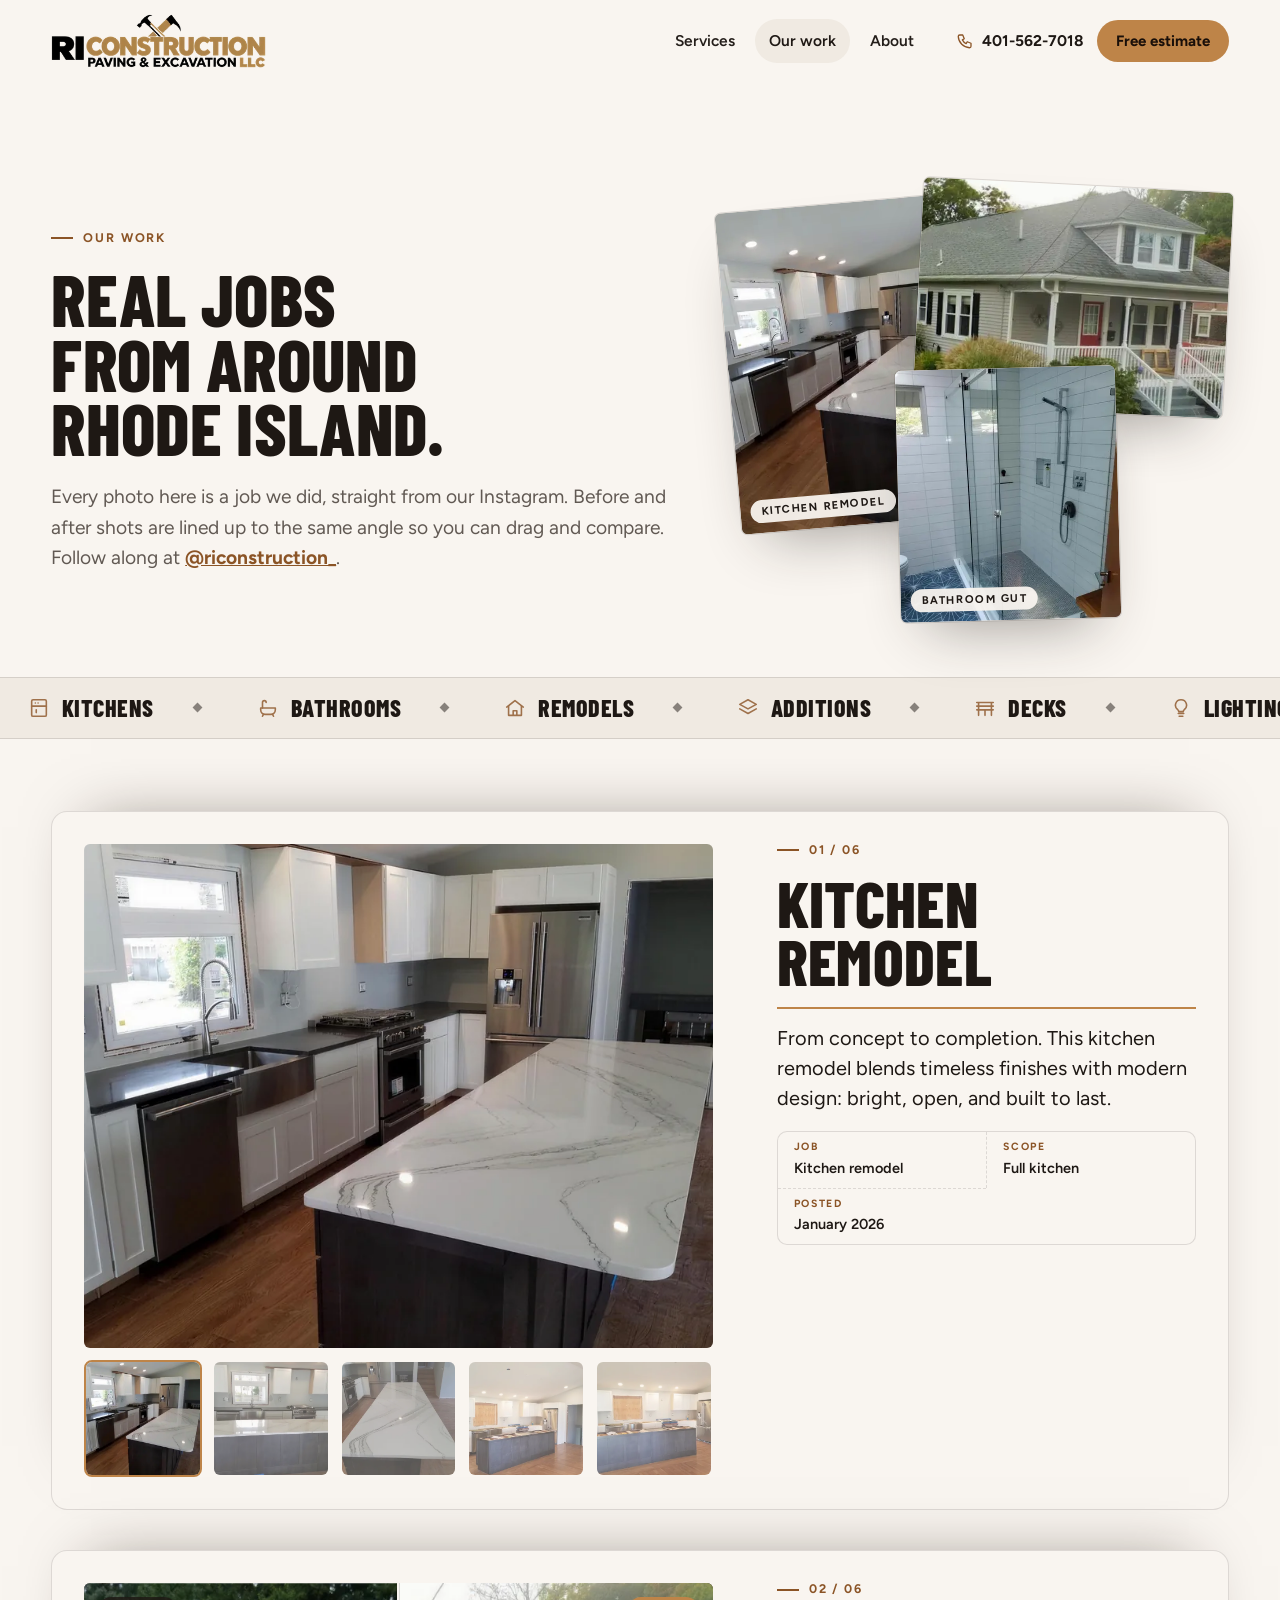
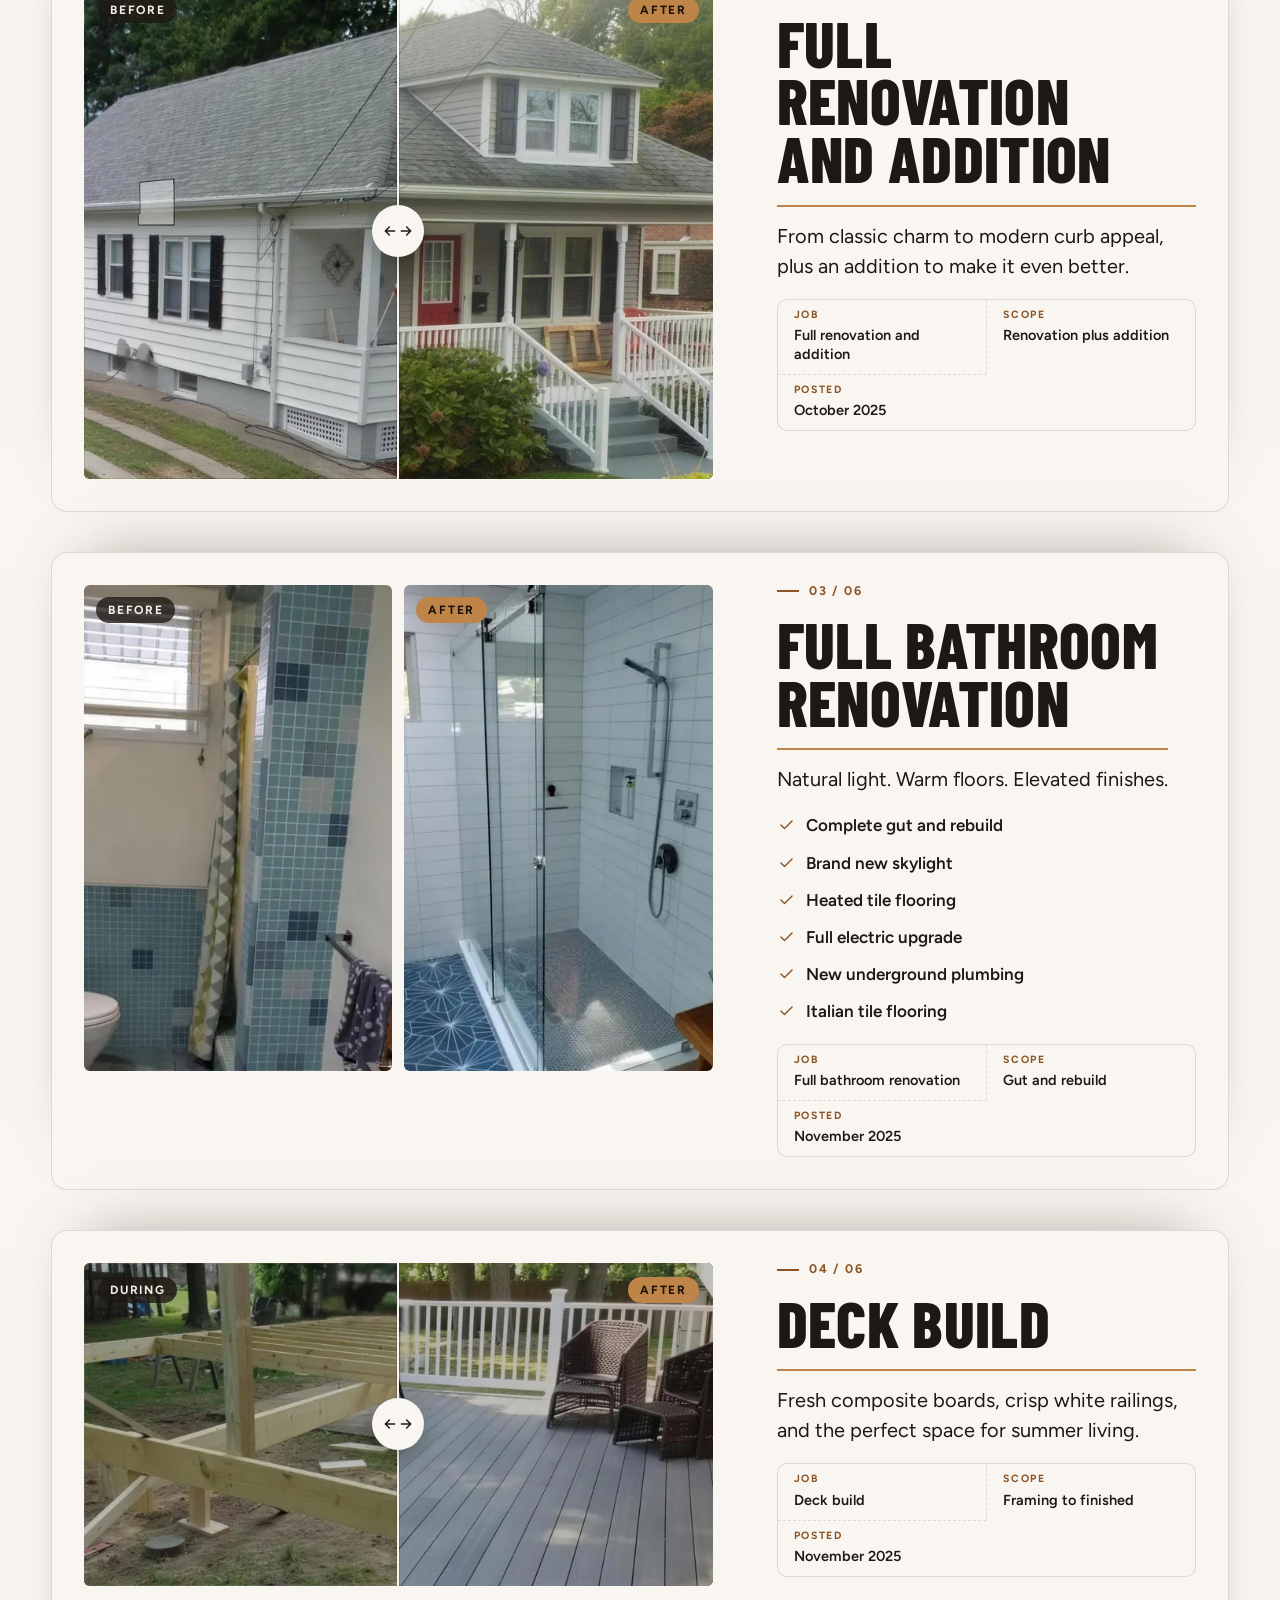
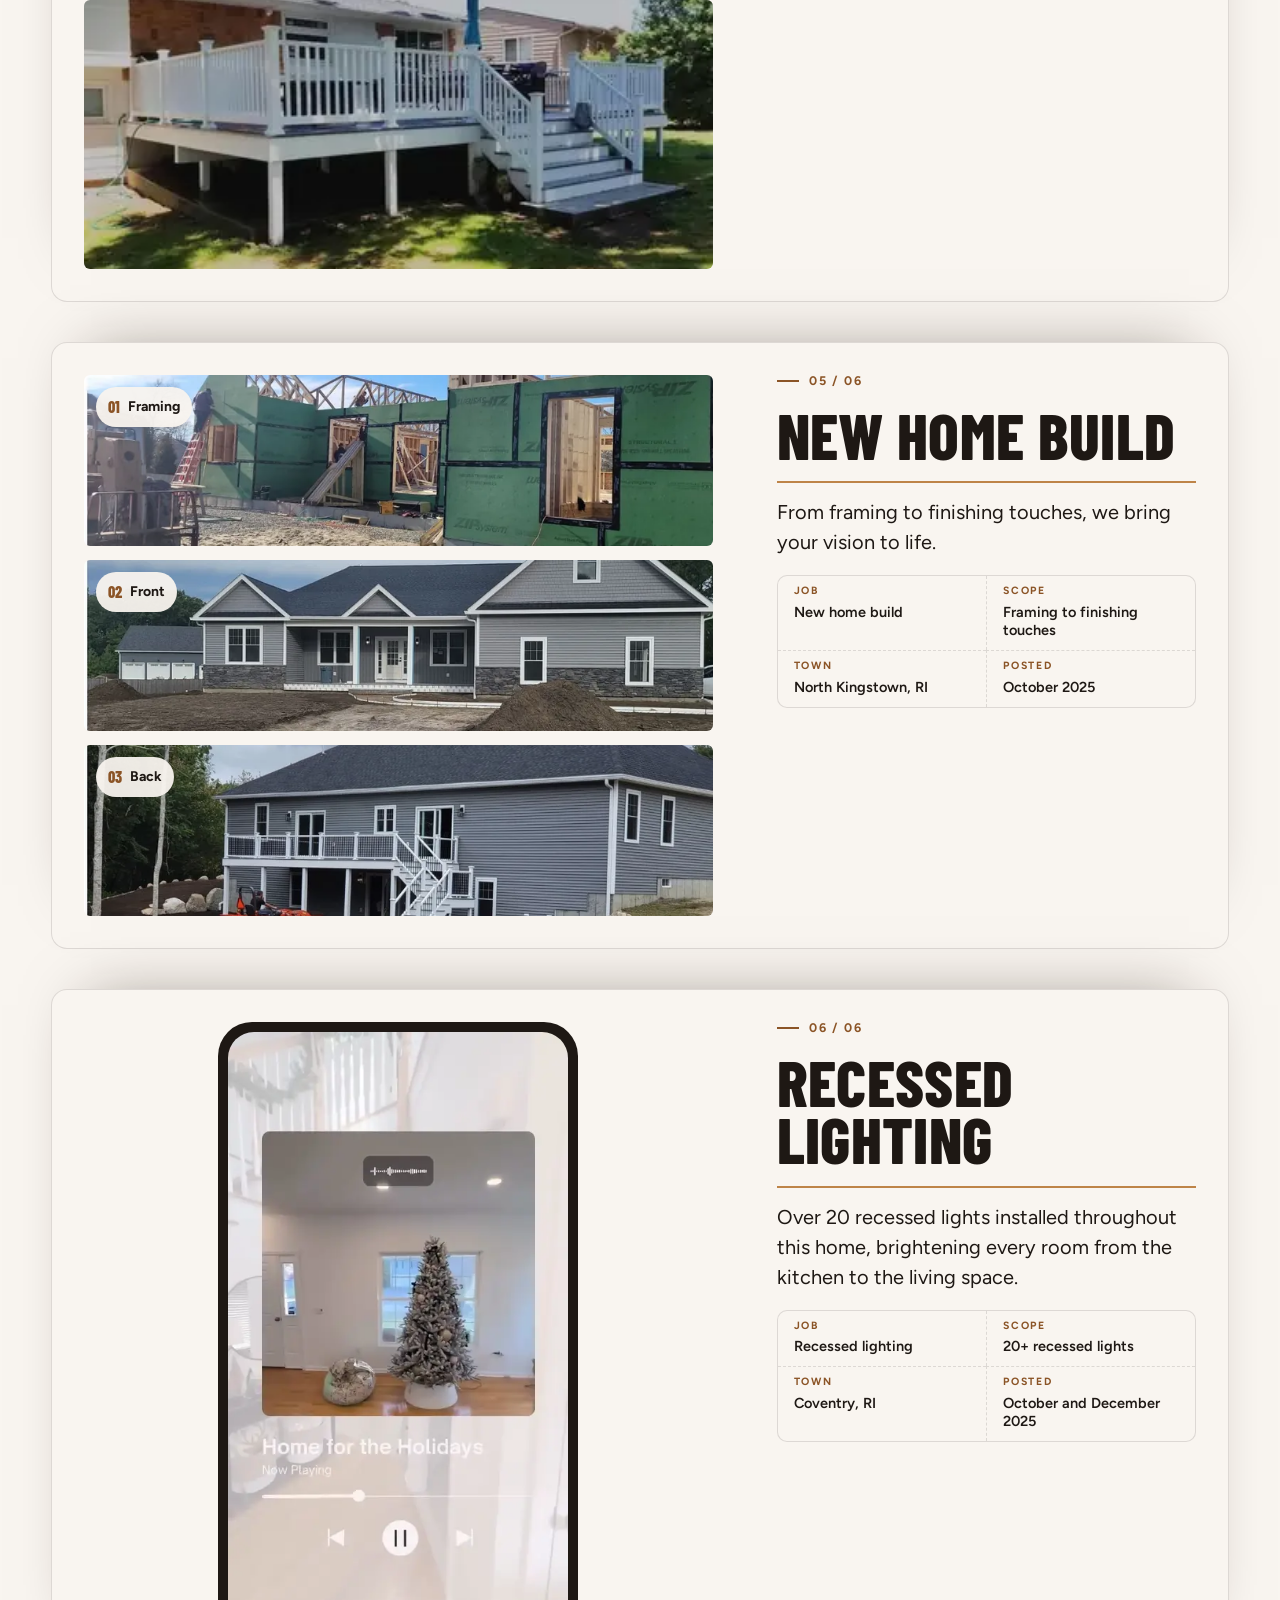
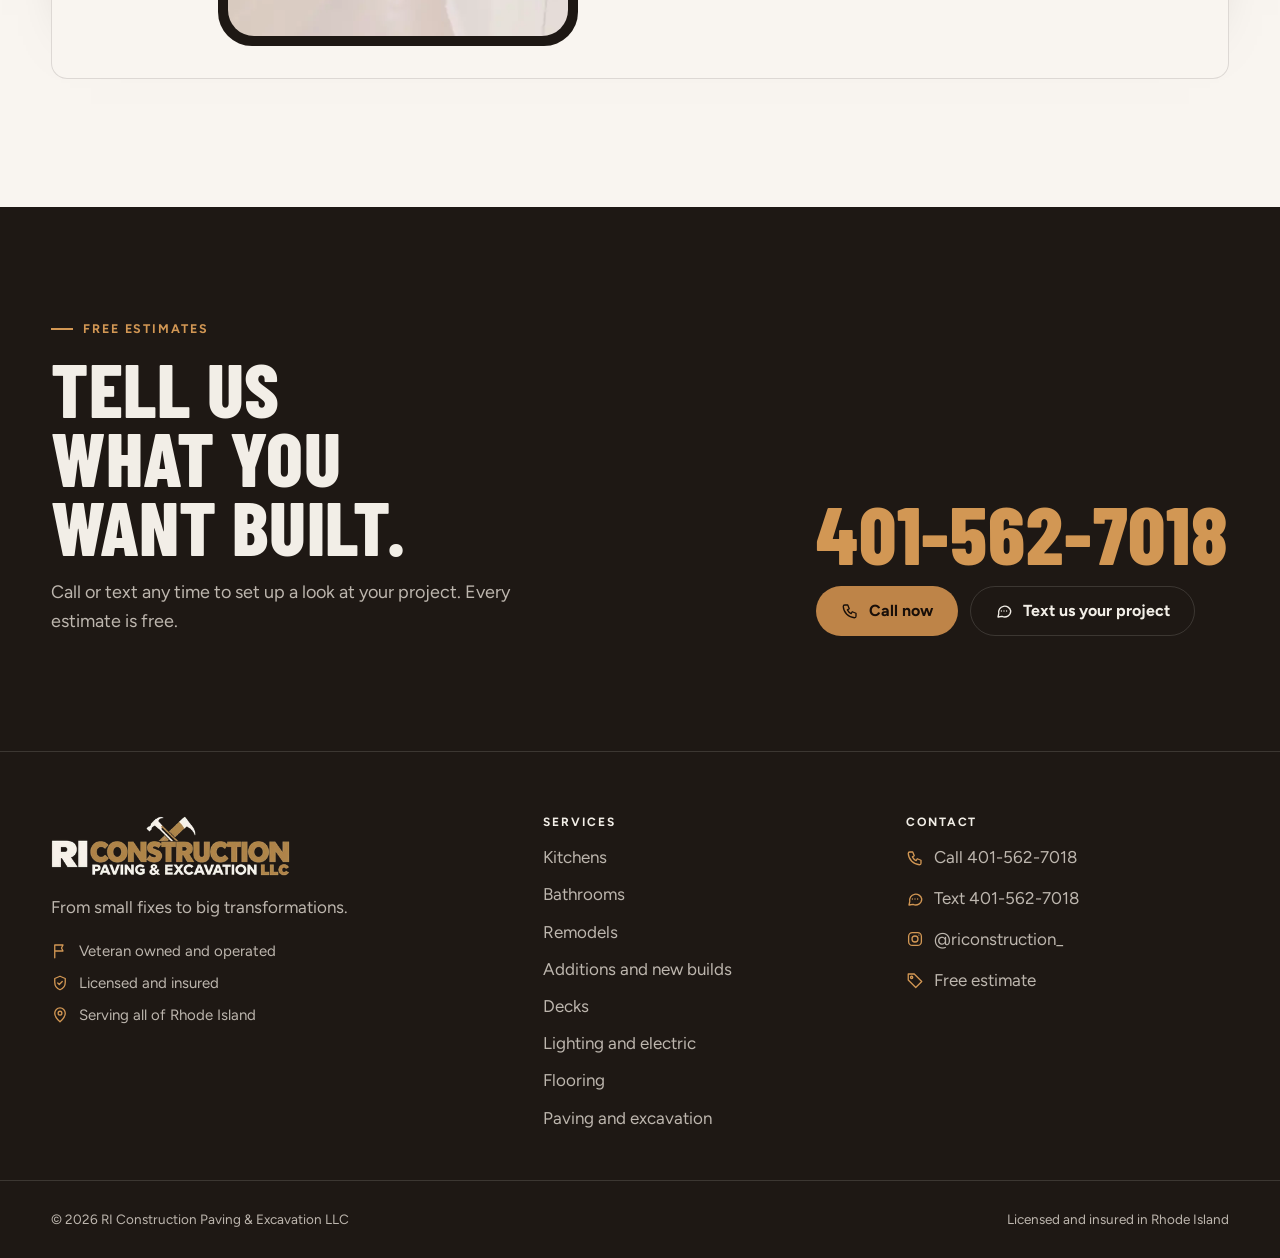
<file: work.html>
<!doctype html>
<html lang="en">
<head>
<meta charset="utf-8">
<meta name="robots" content="noindex, nofollow">
<meta name="viewport" content="width=device-width, initial-scale=1, viewport-fit=cover">
<title>Our Work: Remodels, Bathrooms, Kitchens &amp; Decks | RI Construction Paving &amp; Excavation</title>
<meta name="description" content="Before and after photos of real RI Construction Paving &amp; Excavation jobs: a kitchen remodel, a full bathroom gut, a deck build, a renovation with an addition, a new home in North Kingstown and recessed lighting in Coventry.">
<meta name="theme-color" content="#f6f2ea">
<link rel="icon" href="assets/logo.svg" type="image/svg+xml">
<link rel="preconnect" href="https://fonts.googleapis.com">
<link rel="preconnect" href="https://fonts.gstatic.com" crossorigin>
<link rel="stylesheet" href="https://fonts.googleapis.com/css2?family=Barlow+Condensed:wght@600;700;800&family=Figtree:wght@400;500;600;700&display=swap">
<link rel="stylesheet" href="styles.css">

</head>
<body>
<a class="skip" href="#main">Skip to content</a>
<header class="nav" data-nav>
  <div class="nav__in">
    <a class="logo" href="index.html" aria-label="RI Construction Paving & Excavation home"><img class="logo__img" src="assets/brand/logo-96.webp" srcset="assets/brand/logo-96.webp 1x, assets/brand/logo-192.webp 2x" width="382" height="96" alt="RI Construction Paving & Excavation LLC" decoding="async"></a>
    <nav class="nav__links" aria-label="Main"><a href="services.html">Services</a><a href="work.html" aria-current=page>Our work</a><a href="about.html">About</a></nav>
    <div class="nav__cta">
      <a class="nav__phone" href="tel:+14015627018"><svg class="ic " viewBox="0 0 24 24" fill="none" stroke="currentColor" stroke-width="1.75" stroke-linecap="round" stroke-linejoin="round" aria-hidden="true"><path d="M5 4h4l2 5-2.5 1.5a11 11 0 0 0 5 5L15 13l5 2v4a2 2 0 0 1-2 2A16 16 0 0 1 3 6a2 2 0 0 1 2-2"/></svg><span>401-562-7018</span></a>
      <a class="btn btn--bronze btn--sm" href="estimate.html">Free estimate</a>
      <button class="nav__menu" type="button" aria-expanded="false" aria-controls="menu" data-menu-btn><svg class="ic i-open" viewBox="0 0 24 24" fill="none" stroke="currentColor" stroke-width="1.75" stroke-linecap="round" stroke-linejoin="round" aria-hidden="true"><path d="M4 7h16M4 12h16M4 17h16"/></svg><svg class="ic i-close" viewBox="0 0 24 24" fill="none" stroke="currentColor" stroke-width="1.75" stroke-linecap="round" stroke-linejoin="round" aria-hidden="true"><path d="M6 6l12 12M18 6L6 18"/></svg><span class="sr">Menu</span></button>
    </div>
  </div>
  <div class="menu" id="menu" data-menu hidden>
    <a href="services.html">Services<svg class="ic " viewBox="0 0 24 24" fill="none" stroke="currentColor" stroke-width="1.75" stroke-linecap="round" stroke-linejoin="round" aria-hidden="true"><path d="M5 12h14M13 6l6 6-6 6"/></svg></a><a href="work.html">Our work<svg class="ic " viewBox="0 0 24 24" fill="none" stroke="currentColor" stroke-width="1.75" stroke-linecap="round" stroke-linejoin="round" aria-hidden="true"><path d="M5 12h14M13 6l6 6-6 6"/></svg></a><a href="about.html">About<svg class="ic " viewBox="0 0 24 24" fill="none" stroke="currentColor" stroke-width="1.75" stroke-linecap="round" stroke-linejoin="round" aria-hidden="true"><path d="M5 12h14M13 6l6 6-6 6"/></svg></a><a href="estimate.html">Free estimate<svg class="ic " viewBox="0 0 24 24" fill="none" stroke="currentColor" stroke-width="1.75" stroke-linecap="round" stroke-linejoin="round" aria-hidden="true"><path d="M5 12h14M13 6l6 6-6 6"/></svg></a>
    <a class="menu__call" href="tel:+14015627018"><svg class="ic " viewBox="0 0 24 24" fill="none" stroke="currentColor" stroke-width="1.75" stroke-linecap="round" stroke-linejoin="round" aria-hidden="true"><path d="M5 4h4l2 5-2.5 1.5a11 11 0 0 0 5 5L15 13l5 2v4a2 2 0 0 1-2 2A16 16 0 0 1 3 6a2 2 0 0 1 2-2"/></svg>Call 401-562-7018</a>
  </div>
</header>
<main id="main">

<section class="pagehead pagehead--art">
  <div class="wrap">
    <div class="pagehead__txt">
    <p class="label">Our work</p>
    <h1 class="h1" data-split>Real jobs from around Rhode Island.</h1>
    <p class="pagehead__p">Every photo here is a job we did, straight from our Instagram. Before and after shots are lined up to the same angle so you can drag and compare. Follow along at <a href="https://www.instagram.com/riconstruction_/" target="_blank" rel="noopener">@riconstruction_</a>.</p>
  </div>
    <div class="fan" aria-hidden="true"><figure class="fan__c fan__c--1"><img src="assets/img/kitchen-1-800.webp" srcset="assets/img/kitchen-1-400.webp 400w, assets/img/kitchen-1-800.webp 800w, assets/img/kitchen-1-1200.webp 1200w, assets/img/kitchen-1-1600.webp 1600w" sizes="(min-width: 1100px) 22vw, 30vw" alt="" width="800" height="800" loading="lazy" decoding="async"><figcaption>Kitchen remodel</figcaption></figure><figure class="fan__c fan__c--2"><img src="assets/img/house-after-al-800.webp" srcset="assets/img/house-after-al-400.webp 400w, assets/img/house-after-al-800.webp 800w, assets/img/house-after-al-1200.webp 1200w, assets/img/house-after-al-1600.webp 1600w" sizes="(min-width: 1100px) 22vw, 30vw" alt="" width="800" height="800" loading="lazy" decoding="async"><figcaption>Full exterior</figcaption></figure><figure class="fan__c fan__c--3"><img src="assets/img/bath-after-800.webp" srcset="assets/img/bath-after-400.webp 400w, assets/img/bath-after-800.webp 800w, assets/img/bath-after-1200.webp 1200w, assets/img/bath-after-1600.webp 1600w" sizes="(min-width: 1100px) 22vw, 30vw" alt="" width="800" height="800" loading="lazy" decoding="async"><figcaption>Bathroom gut</figcaption></figure></div>
  </div>
</section>
<div class="marquee marquee--quiet" aria-label="What we do">
  <ul class="marquee__track"><li><svg class="ic " viewBox="0 0 24 24" fill="none" stroke="currentColor" stroke-width="1.75" stroke-linecap="round" stroke-linejoin="round" aria-hidden="true"><rect x="4" y="3" width="16" height="18" rx="1.5"/><path d="M4 10h16M8 6.5h.01M11 6.5h.01M9 14v3"/></svg><span>Kitchens</span></li><li><svg class="ic " viewBox="0 0 24 24" fill="none" stroke="currentColor" stroke-width="1.75" stroke-linecap="round" stroke-linejoin="round" aria-hidden="true"><path d="M4 12h16v2a5 5 0 0 1-5 5H9a5 5 0 0 1-5-5z"/><path d="M6 12V6a2 2 0 0 1 4 0M7 19l-1 2M17 19l1 2"/></svg><span>Bathrooms</span></li><li><svg class="ic " viewBox="0 0 24 24" fill="none" stroke="currentColor" stroke-width="1.75" stroke-linecap="round" stroke-linejoin="round" aria-hidden="true"><path d="M3 11l9-7 9 7"/><path d="M5 10v10h14V10M10 20v-5h4v5"/></svg><span>Remodels</span></li><li><svg class="ic " viewBox="0 0 24 24" fill="none" stroke="currentColor" stroke-width="1.75" stroke-linecap="round" stroke-linejoin="round" aria-hidden="true"><path d="M12 3l9 5-9 5-9-5z"/><path d="M3 13l9 5 9-5"/></svg><span>Additions</span></li><li><svg class="ic " viewBox="0 0 24 24" fill="none" stroke="currentColor" stroke-width="1.75" stroke-linecap="round" stroke-linejoin="round" aria-hidden="true"><path d="M3 10h18M3 14h18M5 10v10M19 10v10M12 14v6M5 6v4M19 6v4M3 6h18"/></svg><span>Decks</span></li><li><svg class="ic " viewBox="0 0 24 24" fill="none" stroke="currentColor" stroke-width="1.75" stroke-linecap="round" stroke-linejoin="round" aria-hidden="true"><path d="M9 18h6M10 21h4M12 3a6 6 0 0 0-3.5 10.9c.6.5 1 1.2 1 2V16h5v-.1c0-.8.4-1.5 1-2A6 6 0 0 0 12 3z"/></svg><span>Lighting</span></li><li><svg class="ic " viewBox="0 0 24 24" fill="none" stroke="currentColor" stroke-width="1.75" stroke-linecap="round" stroke-linejoin="round" aria-hidden="true"><rect x="4" y="4" width="16" height="16" rx="1.5"/><path d="M4 12h16M12 4v16"/></svg><span>Flooring</span></li><li><svg class="ic " viewBox="0 0 24 24" fill="none" stroke="currentColor" stroke-width="1.75" stroke-linecap="round" stroke-linejoin="round" aria-hidden="true"><path d="M3 17h11v3H3zM5 17v-4h6l2 4M11 13l3-6 5 2-1 4h-2"/><circle cx="5.5" cy="20" r=".5"/><circle cx="11.5" cy="20" r=".5"/></svg><span>Paving and excavation</span></li><li><svg class="ic " viewBox="0 0 24 24" fill="none" stroke="currentColor" stroke-width="1.75" stroke-linecap="round" stroke-linejoin="round" aria-hidden="true"><path d="M5 21V4M5 4h11l-2 4 2 4H5"/></svg><span>Veteran owned</span></li><li><svg class="ic " viewBox="0 0 24 24" fill="none" stroke="currentColor" stroke-width="1.75" stroke-linecap="round" stroke-linejoin="round" aria-hidden="true"><path d="M12 3l7 3v5c0 4.5-3 8.5-7 10-4-1.5-7-5.5-7-10V6z"/><path d="M9 12l2 2 4-4"/></svg><span>Licensed and insured</span></li></ul>
  <ul class="marquee__track" aria-hidden="true"><li><svg class="ic " viewBox="0 0 24 24" fill="none" stroke="currentColor" stroke-width="1.75" stroke-linecap="round" stroke-linejoin="round" aria-hidden="true"><rect x="4" y="3" width="16" height="18" rx="1.5"/><path d="M4 10h16M8 6.5h.01M11 6.5h.01M9 14v3"/></svg><span>Kitchens</span></li><li><svg class="ic " viewBox="0 0 24 24" fill="none" stroke="currentColor" stroke-width="1.75" stroke-linecap="round" stroke-linejoin="round" aria-hidden="true"><path d="M4 12h16v2a5 5 0 0 1-5 5H9a5 5 0 0 1-5-5z"/><path d="M6 12V6a2 2 0 0 1 4 0M7 19l-1 2M17 19l1 2"/></svg><span>Bathrooms</span></li><li><svg class="ic " viewBox="0 0 24 24" fill="none" stroke="currentColor" stroke-width="1.75" stroke-linecap="round" stroke-linejoin="round" aria-hidden="true"><path d="M3 11l9-7 9 7"/><path d="M5 10v10h14V10M10 20v-5h4v5"/></svg><span>Remodels</span></li><li><svg class="ic " viewBox="0 0 24 24" fill="none" stroke="currentColor" stroke-width="1.75" stroke-linecap="round" stroke-linejoin="round" aria-hidden="true"><path d="M12 3l9 5-9 5-9-5z"/><path d="M3 13l9 5 9-5"/></svg><span>Additions</span></li><li><svg class="ic " viewBox="0 0 24 24" fill="none" stroke="currentColor" stroke-width="1.75" stroke-linecap="round" stroke-linejoin="round" aria-hidden="true"><path d="M3 10h18M3 14h18M5 10v10M19 10v10M12 14v6M5 6v4M19 6v4M3 6h18"/></svg><span>Decks</span></li><li><svg class="ic " viewBox="0 0 24 24" fill="none" stroke="currentColor" stroke-width="1.75" stroke-linecap="round" stroke-linejoin="round" aria-hidden="true"><path d="M9 18h6M10 21h4M12 3a6 6 0 0 0-3.5 10.9c.6.5 1 1.2 1 2V16h5v-.1c0-.8.4-1.5 1-2A6 6 0 0 0 12 3z"/></svg><span>Lighting</span></li><li><svg class="ic " viewBox="0 0 24 24" fill="none" stroke="currentColor" stroke-width="1.75" stroke-linecap="round" stroke-linejoin="round" aria-hidden="true"><rect x="4" y="4" width="16" height="16" rx="1.5"/><path d="M4 12h16M12 4v16"/></svg><span>Flooring</span></li><li><svg class="ic " viewBox="0 0 24 24" fill="none" stroke="currentColor" stroke-width="1.75" stroke-linecap="round" stroke-linejoin="round" aria-hidden="true"><path d="M3 17h11v3H3zM5 17v-4h6l2 4M11 13l3-6 5 2-1 4h-2"/><circle cx="5.5" cy="20" r=".5"/><circle cx="11.5" cy="20" r=".5"/></svg><span>Paving and excavation</span></li><li><svg class="ic " viewBox="0 0 24 24" fill="none" stroke="currentColor" stroke-width="1.75" stroke-linecap="round" stroke-linejoin="round" aria-hidden="true"><path d="M5 21V4M5 4h11l-2 4 2 4H5"/></svg><span>Veteran owned</span></li><li><svg class="ic " viewBox="0 0 24 24" fill="none" stroke="currentColor" stroke-width="1.75" stroke-linecap="round" stroke-linejoin="round" aria-hidden="true"><path d="M12 3l7 3v5c0 4.5-3 8.5-7 10-4-1.5-7-5.5-7-10V6z"/><path d="M9 12l2 2 4-4"/></svg><span>Licensed and insured</span></li></ul>
</div>
<section class="section section--flush"><div class="wrap proj-list"><article class="proj" id="kitchen-remodel">
      <div class="proj__card">
        <div class="proj__media"><div class="gal" data-gal>
        <figure class="gal__main"><img src="assets/img/kitchen-1-800.webp" srcset="assets/img/kitchen-1-400.webp 400w, assets/img/kitchen-1-800.webp 800w, assets/img/kitchen-1-1200.webp 1200w, assets/img/kitchen-1-1600.webp 1600w" sizes="(min-width: 900px) 55vw, 100vw" alt="Finished kitchen with white cabinets, a long dark island and a stone counter" width="1206" height="1597" loading="lazy" decoding="async"></figure>
        <div class="gal__thumbs" role="group" aria-label="Kitchen photos"><button type="button" class="gal__t is-on" data-src="assets/img/kitchen-1-800.webp" data-srcset="assets/img/kitchen-1-800.webp 800w, assets/img/kitchen-1-1200.webp 1200w, assets/img/kitchen-1-1600.webp 1600w" data-alt="Finished kitchen with white cabinets, a long dark island and a stone counter" aria-label="Photo 1"><img src="assets/img/kitchen-1-800.webp" srcset="assets/img/kitchen-1-400.webp 400w, assets/img/kitchen-1-800.webp 800w, assets/img/kitchen-1-1200.webp 1200w, assets/img/kitchen-1-1600.webp 1600w" sizes="90px" alt="" width="1206" height="1597" loading="lazy" decoding="async"></button><button type="button" class="gal__t" data-src="assets/img/kitchen-2-800.webp" data-srcset="assets/img/kitchen-2-800.webp 800w, assets/img/kitchen-2-1200.webp 1200w, assets/img/kitchen-2-1600.webp 1600w" data-alt="Kitchen island with a white veined counter and stainless appliances" aria-label="Photo 2"><img src="assets/img/kitchen-2-800.webp" srcset="assets/img/kitchen-2-400.webp 400w, assets/img/kitchen-2-800.webp 800w, assets/img/kitchen-2-1200.webp 1200w, assets/img/kitchen-2-1600.webp 1600w" sizes="90px" alt="" width="1206" height="1594" loading="lazy" decoding="async"></button><button type="button" class="gal__t" data-src="assets/img/kitchen-3-800.webp" data-srcset="assets/img/kitchen-3-800.webp 800w, assets/img/kitchen-3-1200.webp 1200w, assets/img/kitchen-3-1600.webp 1600w" data-alt="Close view of the veined island counter" aria-label="Photo 3"><img src="assets/img/kitchen-3-800.webp" srcset="assets/img/kitchen-3-400.webp 400w, assets/img/kitchen-3-800.webp 800w, assets/img/kitchen-3-1200.webp 1200w, assets/img/kitchen-3-1600.webp 1600w" sizes="90px" alt="" width="1206" height="1594" loading="lazy" decoding="async"></button><button type="button" class="gal__t" data-src="assets/img/kitchen-4-800.webp" data-srcset="assets/img/kitchen-4-800.webp 800w, assets/img/kitchen-4-1200.webp 1200w, assets/img/kitchen-4-1600.webp 1600w" data-alt="Kitchen during the install, island in place before the counter" aria-label="Photo 4"><img src="assets/img/kitchen-4-800.webp" srcset="assets/img/kitchen-4-400.webp 400w, assets/img/kitchen-4-800.webp 800w, assets/img/kitchen-4-1200.webp 1200w, assets/img/kitchen-4-1600.webp 1600w" sizes="90px" alt="" width="1206" height="1594" loading="lazy" decoding="async"></button><button type="button" class="gal__t" data-src="assets/img/kitchen-5-800.webp" data-srcset="assets/img/kitchen-5-800.webp 800w, assets/img/kitchen-5-1200.webp 1200w, assets/img/kitchen-5-1600.webp 1600w" data-alt="Kitchen cabinets and island before counters went on" aria-label="Photo 5"><img src="assets/img/kitchen-5-800.webp" srcset="assets/img/kitchen-5-400.webp 400w, assets/img/kitchen-5-800.webp 800w, assets/img/kitchen-5-1200.webp 1200w, assets/img/kitchen-5-1600.webp 1600w" sizes="90px" alt="" width="1206" height="1594" loading="lazy" decoding="async"></button></div>
      </div></div>
        <div class="proj__copy">
          <p class="label">01 / 06</p>
          <h2 class="h2">Kitchen remodel</h2>
          <blockquote class="proj__q">From concept to completion. This kitchen remodel blends timeless finishes with modern design: bright, open, and built to last.</blockquote>
          
          <dl class="ticket "><div><dt>Job</dt><dd>Kitchen remodel</dd></div><div><dt>Scope</dt><dd>Full kitchen</dd></div><div><dt>Posted</dt><dd>January 2026</dd></div></dl>
        </div>
      </div>
    </article><article class="proj" id="renovation-addition">
      <div class="proj__card">
        <div class="proj__media"><div class="slider" data-slider style="--pos: 50%; aspect-ratio: 685 / 540">
  <img class="slider__img" src="assets/img/house-after-al-800.webp" srcset="assets/img/house-after-al-400.webp 400w, assets/img/house-after-al-800.webp 800w, assets/img/house-after-al-1200.webp 1200w, assets/img/house-after-al-1600.webp 1600w" sizes="(min-width: 900px) 60vw, 100vw" alt="The same house after: new siding, a wraparound porch with white railings" width="685" height="540" loading="lazy" decoding="async">
  <div class="slider__before"><img class="slider__img" src="assets/img/house-before-al-800.webp" srcset="assets/img/house-before-al-400.webp 400w, assets/img/house-before-al-800.webp 800w, assets/img/house-before-al-1200.webp 1200w, assets/img/house-before-al-1600.webp 1600w" sizes="(min-width: 900px) 60vw, 100vw" alt="The house before: white siding, a small porch and a flag" width="685" height="540" loading="lazy" decoding="async"></div>
  <span class="slider__tag slider__tag--b">Before</span><span class="slider__tag slider__tag--a">After</span>
  <span class="slider__line" aria-hidden="true"><span class="slider__knob"><svg class="ic flip" viewBox="0 0 24 24" fill="none" stroke="currentColor" stroke-width="1.75" stroke-linecap="round" stroke-linejoin="round" aria-hidden="true"><path d="M5 12h14M13 6l6 6-6 6"/></svg><svg class="ic " viewBox="0 0 24 24" fill="none" stroke="currentColor" stroke-width="1.75" stroke-linecap="round" stroke-linejoin="round" aria-hidden="true"><path d="M5 12h14M13 6l6 6-6 6"/></svg></span></span>
  <input class="slider__range" type="range" min="0" max="100" value="50" step="0.5" aria-label="Drag to compare before and after">
</div></div>
        <div class="proj__copy">
          <p class="label">02 / 06</p>
          <h2 class="h2">Full renovation and addition</h2>
          <blockquote class="proj__q">From classic charm to modern curb appeal, plus an addition to make it even better.</blockquote>
          
          <dl class="ticket "><div><dt>Job</dt><dd>Full renovation and addition</dd></div><div><dt>Scope</dt><dd>Renovation plus addition</dd></div><div><dt>Posted</dt><dd>October 2025</dd></div></dl>
        </div>
      </div>
    </article><article class="proj" id="bathroom-renovation">
      <div class="proj__card">
        <div class="proj__media"><div class="pair">
  <figure><img src="assets/img/bath-before-800.webp" srcset="assets/img/bath-before-400.webp 400w, assets/img/bath-before-800.webp 800w, assets/img/bath-before-1200.webp 1200w, assets/img/bath-before-1600.webp 1600w" sizes="(min-width: 900px) 28vw, 50vw" alt="The bathroom before: old blue tile and a tub with a curtain" width="478" height="597" loading="lazy" decoding="async"><figcaption>Before</figcaption></figure>
  <figure><img src="assets/img/bath-after-800.webp" srcset="assets/img/bath-after-400.webp 400w, assets/img/bath-after-800.webp 800w, assets/img/bath-after-1200.webp 1200w, assets/img/bath-after-1600.webp 1600w" sizes="(min-width: 900px) 28vw, 50vw" alt="The bathroom after: white tile, glass shower door and patterned floor" width="480" height="597" loading="lazy" decoding="async"><figcaption>After</figcaption></figure>
</div></div>
        <div class="proj__copy">
          <p class="label">03 / 06</p>
          <h2 class="h2">Full bathroom renovation</h2>
          <blockquote class="proj__q">Natural light. Warm floors. Elevated finishes.</blockquote>
          <ul class="checks"><li><svg class="ic " viewBox="0 0 24 24" fill="none" stroke="currentColor" stroke-width="1.75" stroke-linecap="round" stroke-linejoin="round" aria-hidden="true"><path d="M5 12.5l4.5 4.5L19 7.5"/></svg>Complete gut and rebuild</li><li><svg class="ic " viewBox="0 0 24 24" fill="none" stroke="currentColor" stroke-width="1.75" stroke-linecap="round" stroke-linejoin="round" aria-hidden="true"><path d="M5 12.5l4.5 4.5L19 7.5"/></svg>Brand new skylight</li><li><svg class="ic " viewBox="0 0 24 24" fill="none" stroke="currentColor" stroke-width="1.75" stroke-linecap="round" stroke-linejoin="round" aria-hidden="true"><path d="M5 12.5l4.5 4.5L19 7.5"/></svg>Heated tile flooring</li><li><svg class="ic " viewBox="0 0 24 24" fill="none" stroke="currentColor" stroke-width="1.75" stroke-linecap="round" stroke-linejoin="round" aria-hidden="true"><path d="M5 12.5l4.5 4.5L19 7.5"/></svg>Full electric upgrade</li><li><svg class="ic " viewBox="0 0 24 24" fill="none" stroke="currentColor" stroke-width="1.75" stroke-linecap="round" stroke-linejoin="round" aria-hidden="true"><path d="M5 12.5l4.5 4.5L19 7.5"/></svg>New underground plumbing</li><li><svg class="ic " viewBox="0 0 24 24" fill="none" stroke="currentColor" stroke-width="1.75" stroke-linecap="round" stroke-linejoin="round" aria-hidden="true"><path d="M5 12.5l4.5 4.5L19 7.5"/></svg>Italian tile flooring</li></ul>
          <dl class="ticket "><div><dt>Job</dt><dd>Full bathroom renovation</dd></div><div><dt>Scope</dt><dd>Gut and rebuild</dd></div><div><dt>Posted</dt><dd>November 2025</dd></div></dl>
        </div>
      </div>
    </article><article class="proj" id="deck-build">
      <div class="proj__card">
        <div class="proj__media"><div class="slider" data-slider style="--pos: 50%; aspect-ratio: 585 / 300">
  <img class="slider__img" src="assets/img/deck-after-al-800.webp" srcset="assets/img/deck-after-al-400.webp 400w, assets/img/deck-after-al-800.webp 800w, assets/img/deck-after-al-1200.webp 1200w, assets/img/deck-after-al-1600.webp 1600w" sizes="(min-width: 900px) 60vw, 100vw" alt="The finished deck with gray composite boards, white railings and a table" width="585" height="300" loading="lazy" decoding="async">
  <div class="slider__before"><img class="slider__img" src="assets/img/deck-before-al-800.webp" srcset="assets/img/deck-before-al-400.webp 400w, assets/img/deck-before-al-800.webp 800w, assets/img/deck-before-al-1200.webp 1200w, assets/img/deck-before-al-1600.webp 1600w" sizes="(min-width: 900px) 60vw, 100vw" alt="The deck during the build: pressure treated framing in the yard" width="585" height="300" loading="lazy" decoding="async"></div>
  <span class="slider__tag slider__tag--b">During</span><span class="slider__tag slider__tag--a">After</span>
  <span class="slider__line" aria-hidden="true"><span class="slider__knob"><svg class="ic flip" viewBox="0 0 24 24" fill="none" stroke="currentColor" stroke-width="1.75" stroke-linecap="round" stroke-linejoin="round" aria-hidden="true"><path d="M5 12h14M13 6l6 6-6 6"/></svg><svg class="ic " viewBox="0 0 24 24" fill="none" stroke="currentColor" stroke-width="1.75" stroke-linecap="round" stroke-linejoin="round" aria-hidden="true"><path d="M5 12h14M13 6l6 6-6 6"/></svg></span></span>
  <input class="slider__range" type="range" min="0" max="100" value="50" step="0.5" aria-label="Drag to compare during and after">
</div><figure class="proj__extra"><img src="assets/img/deck-after-2-800.webp" srcset="assets/img/deck-after-2-400.webp 400w, assets/img/deck-after-2-800.webp 800w, assets/img/deck-after-2-1200.webp 1200w, assets/img/deck-after-2-1600.webp 1600w" sizes="(min-width: 900px) 30vw, 100vw" alt="The finished deck from the yard, with white railings and stairs" width="614" height="365" loading="lazy" decoding="async"></figure></div>
        <div class="proj__copy">
          <p class="label">04 / 06</p>
          <h2 class="h2">Deck build</h2>
          <blockquote class="proj__q">Fresh composite boards, crisp white railings, and the perfect space for summer living.</blockquote>
          
          <dl class="ticket "><div><dt>Job</dt><dd>Deck build</dd></div><div><dt>Scope</dt><dd>Framing to finished</dd></div><div><dt>Posted</dt><dd>November 2025</dd></div></dl>
        </div>
      </div>
    </article><article class="proj" id="new-build">
      <div class="proj__card">
        <div class="proj__media"><ol class="stepshots"><li><figure><img src="assets/img/build-framing-800.webp" srcset="assets/img/build-framing-400.webp 400w, assets/img/build-framing-800.webp 800w, assets/img/build-framing-1200.webp 1200w, assets/img/build-framing-1600.webp 1600w" sizes="(min-width: 900px) 55vw, 100vw" alt="The house framed and wrapped, walls and roof trusses up" width="1342" height="540" loading="lazy" decoding="async"><figcaption><span>01</span>Framing</figcaption></figure></li><li><figure><img src="assets/img/build-front-800.webp" srcset="assets/img/build-front-400.webp 400w, assets/img/build-front-800.webp 800w, assets/img/build-front-1200.webp 1200w, assets/img/build-front-1600.webp 1600w" sizes="(min-width: 900px) 55vw, 100vw" alt="The finished front: gray siding, stone trim and a covered entry" width="1342" height="538" loading="lazy" decoding="async"><figcaption><span>02</span>Front</figcaption></figure></li><li><figure><img src="assets/img/build-back-800.webp" srcset="assets/img/build-back-400.webp 400w, assets/img/build-back-800.webp 800w, assets/img/build-back-1200.webp 1200w, assets/img/build-back-1600.webp 1600w" sizes="(min-width: 900px) 55vw, 100vw" alt="The back of the house with a deck, white stairs and site work under way" width="1342" height="558" loading="lazy" decoding="async"><figcaption><span>03</span>Back</figcaption></figure></li></ol></div>
        <div class="proj__copy">
          <p class="label">05 / 06</p>
          <h2 class="h2">New home build</h2>
          <blockquote class="proj__q">From framing to finishing touches, we bring your vision to life.</blockquote>
          
          <dl class="ticket "><div><dt>Job</dt><dd>New home build</dd></div><div><dt>Scope</dt><dd>Framing to finishing touches</dd></div><div><dt>Town</dt><dd>North Kingstown, RI</dd></div><div><dt>Posted</dt><dd>October 2025</dd></div></dl>
        </div>
      </div>
    </article><article class="proj" id="recessed-lighting">
      <div class="proj__card">
        <div class="proj__media"><div class="phone"><video data-src="assets/video/lighting.mp4" data-src-m="assets/video/lighting-m.mp4" poster="assets/img/lighting-poster.webp" muted loop playsinline preload="none" data-lazy-video aria-label="Walkthrough of a Coventry home with new recessed lights"></video></div></div>
        <div class="proj__copy">
          <p class="label">06 / 06</p>
          <h2 class="h2">Recessed lighting</h2>
          <blockquote class="proj__q">Over 20 recessed lights installed throughout this home, brightening every room from the kitchen to the living space.</blockquote>
          
          <dl class="ticket "><div><dt>Job</dt><dd>Recessed lighting</dd></div><div><dt>Scope</dt><dd>20+ recessed lights</dd></div><div><dt>Town</dt><dd>Coventry, RI</dd></div><div><dt>Posted</dt><dd>October and December 2025</dd></div></dl>
        </div>
      </div>
    </article></div></section>
<section class="band" aria-labelledby="band-h">
  
  <div class="wrap band__in">
    <div>
      <p class="label label--light">Free estimates</p>
      <h2 id="band-h" class="band__h">Tell us what you want built.</h2>
      <p class="band__p">Call or text any time to set up a look at your project. Every estimate is free.</p>
    </div>
    <div class="band__actions">
      <a class="band__phone" href="tel:+14015627018">401-562-7018</a>
      <div class="band__btns">
        <a class="btn btn--bronze" href="tel:+14015627018"><svg class="ic " viewBox="0 0 24 24" fill="none" stroke="currentColor" stroke-width="1.75" stroke-linecap="round" stroke-linejoin="round" aria-hidden="true"><path d="M5 4h4l2 5-2.5 1.5a11 11 0 0 0 5 5L15 13l5 2v4a2 2 0 0 1-2 2A16 16 0 0 1 3 6a2 2 0 0 1 2-2"/></svg>Call now</a>
        <a class="btn btn--ghost-light" href="estimate.html"><svg class="ic " viewBox="0 0 24 24" fill="none" stroke="currentColor" stroke-width="1.75" stroke-linecap="round" stroke-linejoin="round" aria-hidden="true"><path d="M21 12a8 8 0 0 1-11.6 7.1L4 20l1-4.6A8 8 0 1 1 21 12z"/><path d="M8.5 12h.01M12 12h.01M15.5 12h.01"/></svg>Text us your project</a>
      </div>
    </div>
  </div>
</section>
</main>
<footer class="foot">
  <div class="wrap foot__in">
    <div class="foot__brand">
      <div class="logo"><img class="logo__img" src="assets/brand/logo-light-96.webp" srcset="assets/brand/logo-light-96.webp 1x, assets/brand/logo-light-192.webp 2x" width="382" height="96" alt="RI Construction Paving & Excavation LLC" decoding="async"></div>
      <p>From small fixes to big transformations.</p>
      <ul class="foot__facts">
        <li><svg class="ic " viewBox="0 0 24 24" fill="none" stroke="currentColor" stroke-width="1.75" stroke-linecap="round" stroke-linejoin="round" aria-hidden="true"><path d="M5 21V4M5 4h11l-2 4 2 4H5"/></svg>Veteran owned and operated</li>
        <li><svg class="ic " viewBox="0 0 24 24" fill="none" stroke="currentColor" stroke-width="1.75" stroke-linecap="round" stroke-linejoin="round" aria-hidden="true"><path d="M12 3l7 3v5c0 4.5-3 8.5-7 10-4-1.5-7-5.5-7-10V6z"/><path d="M9 12l2 2 4-4"/></svg>Licensed and insured</li>
        <li><svg class="ic " viewBox="0 0 24 24" fill="none" stroke="currentColor" stroke-width="1.75" stroke-linecap="round" stroke-linejoin="round" aria-hidden="true"><path d="M12 21s-7-6.2-7-11.5A7 7 0 0 1 19 9.5C19 14.8 12 21 12 21z"/><circle cx="12" cy="9.5" r="2.5"/></svg>Serving all of Rhode Island</li>
      </ul>
    </div>
    <div>
      <p class="foot__h">Services</p>
      <ul class="foot__list"><li><a href="services.html#kitchens">Kitchens</a></li><li><a href="services.html#bathrooms">Bathrooms</a></li><li><a href="services.html#remodels">Remodels</a></li><li><a href="services.html#additions">Additions and new builds</a></li><li><a href="services.html#decks">Decks</a></li><li><a href="services.html#lighting">Lighting and electric</a></li><li><a href="services.html#flooring">Flooring</a></li><li><a href="services.html#paving-excavation">Paving and excavation</a></li></ul>
    </div>
    <div>
      <p class="foot__h">Contact</p>
      <ul class="foot__list">
        <li><a href="tel:+14015627018"><svg class="ic " viewBox="0 0 24 24" fill="none" stroke="currentColor" stroke-width="1.75" stroke-linecap="round" stroke-linejoin="round" aria-hidden="true"><path d="M5 4h4l2 5-2.5 1.5a11 11 0 0 0 5 5L15 13l5 2v4a2 2 0 0 1-2 2A16 16 0 0 1 3 6a2 2 0 0 1 2-2"/></svg>Call 401-562-7018</a></li>
        <li><a href="sms:+14015627018"><svg class="ic " viewBox="0 0 24 24" fill="none" stroke="currentColor" stroke-width="1.75" stroke-linecap="round" stroke-linejoin="round" aria-hidden="true"><path d="M21 12a8 8 0 0 1-11.6 7.1L4 20l1-4.6A8 8 0 1 1 21 12z"/><path d="M8.5 12h.01M12 12h.01M15.5 12h.01"/></svg>Text 401-562-7018</a></li>
        <li><a href="https://www.instagram.com/riconstruction_/" target="_blank" rel="noopener"><svg class="ic " viewBox="0 0 24 24" fill="none" stroke="currentColor" stroke-width="1.75" stroke-linecap="round" stroke-linejoin="round" aria-hidden="true"><rect x="3.5" y="3.5" width="17" height="17" rx="5"/><circle cx="12" cy="12" r="4"/><path d="M17.2 6.8h.01"/></svg>@riconstruction_</a></li>
        <li><a href="estimate.html"><svg class="ic " viewBox="0 0 24 24" fill="none" stroke="currentColor" stroke-width="1.75" stroke-linecap="round" stroke-linejoin="round" aria-hidden="true"><path d="M3 12V4h8l10 10-8 8z"/><circle cx="7.5" cy="8.5" r="1.5"/></svg>Free estimate</a></li>
      </ul>
    </div>
  </div>
  <div class="wrap foot__base">
    <span>&copy; <span data-year>2026</span> RI Construction Paving & Excavation LLC</span>
    <span>Licensed and insured in Rhode Island</span>
  </div>
</footer>
<div class="dock" data-dock>
  <a class="btn btn--ghost" href="sms:+14015627018"><svg class="ic " viewBox="0 0 24 24" fill="none" stroke="currentColor" stroke-width="1.75" stroke-linecap="round" stroke-linejoin="round" aria-hidden="true"><path d="M21 12a8 8 0 0 1-11.6 7.1L4 20l1-4.6A8 8 0 1 1 21 12z"/><path d="M8.5 12h.01M12 12h.01M15.5 12h.01"/></svg>Text</a>
  <a class="btn btn--bronze" href="tel:+14015627018"><svg class="ic " viewBox="0 0 24 24" fill="none" stroke="currentColor" stroke-width="1.75" stroke-linecap="round" stroke-linejoin="round" aria-hidden="true"><path d="M5 4h4l2 5-2.5 1.5a11 11 0 0 0 5 5L15 13l5 2v4a2 2 0 0 1-2 2A16 16 0 0 1 3 6a2 2 0 0 1 2-2"/></svg>Call 401-562-7018</a>
</div>
<script src="main.js" defer></script>

</body>
</html>
</file>
<file: styles.css>
/* RI Construction. Rules live in DESIGN.md. */
:root {
  --paper: oklch(0.972 0.008 80);
  --paper-2: oklch(0.94 0.012 78);
  --paper-3: oklch(0.9 0.014 76);
  --ink: oklch(0.215 0.012 60);
  --ink-2: oklch(0.27 0.014 60);
  --ink-3: oklch(0.34 0.014 60);
  --text: oklch(0.24 0.012 60);
  --muted: oklch(0.47 0.014 65);
  --muted-light: oklch(0.78 0.014 75);
  --on-ink: oklch(0.95 0.01 80);
  --line: oklch(0.24 0.012 60 / 0.13);
  --line-light: oklch(0.95 0.01 80 / 0.14);
  --bronze: oklch(0.66 0.105 65);
  --bronze-hi: oklch(0.72 0.11 68);
  --bronze-ink: oklch(0.5 0.095 58);
  --on-bronze: oklch(0.18 0.02 55);
  --display: 'Barlow Condensed', 'Arial Narrow', 'Roboto Condensed', sans-serif-condensed, Impact, sans-serif;
  --body: 'Figtree', ui-sans-serif, system-ui, -apple-system, 'Segoe UI', sans-serif;
  --gutter: clamp(20px, 4vw, 56px);
  --sec: clamp(72px, 10vw, 140px);
  --ease: cubic-bezier(0.22, 1, 0.36, 1);
  --r-photo: 6px;
  --r-panel: 12px;
  color-scheme: light;
}

*, *::before, *::after { box-sizing: border-box; }
html { -webkit-text-size-adjust: 100%; scroll-padding-top: 88px; }
@media (prefers-reduced-motion: no-preference) { html { scroll-behavior: smooth; } }
body { margin: 0; background: var(--paper); color: var(--text); font: 400 17px/1.6 var(--body); -webkit-font-smoothing: antialiased; overflow-x: clip; }
img, video { display: block; max-width: 100%; height: auto; }
a { color: inherit; }
button { font: inherit; color: inherit; }
h1, h2, h3 { margin: 0; text-wrap: balance; }
p { margin: 0; text-wrap: pretty; }
ul, ol { margin: 0; padding: 0; list-style: none; }
figure { margin: 0; }
:focus-visible { outline: 2px solid var(--bronze-ink); outline-offset: 3px; border-radius: 4px; }
.sr { position: absolute; width: 1px; height: 1px; overflow: hidden; clip: rect(0 0 0 0); white-space: nowrap; }
.skip { position: absolute; left: 12px; top: -60px; z-index: 100; background: var(--ink); color: var(--on-ink); padding: 10px 16px; border-radius: 999px; }
.skip:focus { top: 12px; }
.wrap { width: 100%; max-width: 1280px; margin-inline: auto; padding-inline: var(--gutter); }
.ic { width: 20px; height: 20px; flex: none; }

/* ---------- type ---------- */
.label { display: inline-flex; align-items: center; gap: 10px; font: 700 12.5px/1 var(--body); letter-spacing: 0.15em; text-transform: uppercase; color: var(--bronze-ink); }
.label::before { content: ""; width: 22px; height: 2px; background: currentColor; }
.label--light { color: var(--bronze-hi); }
.h1, .h2, .hero__h, .band__h { font-family: var(--display); font-weight: 800; text-transform: uppercase; line-height: 0.9; letter-spacing: 0.005em; color: var(--ink); }
.h1 { font-size: clamp(48px, 7.4vw, 104px); max-width: 15ch; }
.h2 { font-size: clamp(38px, 5vw, 68px); max-width: 16ch; }
.h2--light { color: var(--on-ink); }
.hl { color: var(--bronze-ink); }
.link { display: inline-flex; align-items: center; gap: 8px; font-weight: 700; text-decoration: none; color: var(--ink); border-bottom: 2px solid var(--bronze); padding-bottom: 3px; }
.link .ic { width: 18px; height: 18px; transition: translate .3s var(--ease); }
.link:hover .ic { translate: 4px 0; }

/* ---------- buttons ---------- */
.btn { --h: 50px; display: inline-flex; align-items: center; justify-content: center; gap: 10px; min-height: var(--h); padding: 0 24px; border-radius: 999px; font-weight: 700; font-size: 16px; text-decoration: none; border: 1.5px solid transparent; cursor: pointer; transition: background .25s var(--ease), color .25s var(--ease), border-color .25s var(--ease), translate .35s var(--ease); white-space: nowrap; }
.btn .ic { width: 18px; height: 18px; }
.btn--sm { --h: 42px; padding: 0 18px; font-size: 15px; }
.btn--lg { --h: 58px; padding: 0 28px; font-size: 17px; }
.btn--block { width: 100%; }
.btn--bronze { background: var(--bronze); color: var(--on-bronze); }
.btn--bronze:hover { background: var(--bronze-hi); }
.btn--line { border-color: var(--ink); color: var(--ink); }
.btn--line:hover { background: var(--ink); color: var(--on-ink); }
.btn--ghost { border-color: var(--line); background: var(--paper); color: var(--ink); }
.btn--ghost-light { border-color: var(--line-light); color: var(--on-ink); background: transparent; }
.btn--ghost-light:hover { border-color: var(--on-ink); }

/* ---------- nav ---------- */
.nav { position: sticky; top: 0; z-index: 50; background: oklch(0.972 0.008 80 / 0.92); backdrop-filter: saturate(1.4) blur(10px); -webkit-backdrop-filter: saturate(1.4) blur(10px); border-bottom: 1px solid transparent; transition: border-color .3s; }
.nav.is-scrolled { border-bottom-color: var(--line); }
.nav__in { max-width: 1280px; margin-inline: auto; padding: 14px var(--gutter); display: flex; align-items: center; gap: 28px; }
.logo { display: inline-flex; align-items: center; gap: 11px; text-decoration: none; color: var(--ink); }
.logo__img { display: block; height: 54px; width: auto; }
.nav__links { display: flex; gap: 6px; margin-left: auto; }
.nav__links a { text-decoration: none; font-weight: 600; font-size: 15.5px; padding: 10px 14px; border-radius: 999px; color: var(--text); transition: background .2s; }
.nav__links a:hover { background: var(--paper-2); }
.nav__links a[aria-current] { background: var(--paper-2); color: var(--ink); }
.nav__cta { display: flex; align-items: center; gap: 14px; }
.nav__phone { display: inline-flex; align-items: center; gap: 8px; font-weight: 700; text-decoration: none; font-size: 15.5px; color: var(--ink); }
.nav__phone .ic { color: var(--bronze-ink); width: 18px; height: 18px; }
.nav__menu { display: none; width: 46px; height: 46px; border-radius: 999px; border: 1.5px solid var(--line); background: var(--paper); align-items: center; justify-content: center; cursor: pointer; }
.nav__menu .i-close { display: none; }
.nav__menu[aria-expanded="true"] .i-open { display: none; }
.nav__menu[aria-expanded="true"] .i-close { display: block; }
.menu { border-top: 1px solid var(--line); padding: 8px var(--gutter) 24px; background: var(--paper); }
.menu a { display: flex; align-items: center; justify-content: space-between; padding: 16px 0; border-bottom: 1px solid var(--line); font: 800 30px/1 var(--display); text-transform: uppercase; text-decoration: none; color: var(--ink); }
.menu a .ic { color: var(--bronze-ink); }
.menu .menu__call { justify-content: flex-start; gap: 12px; font: 700 18px/1 var(--body); text-transform: none; border: 0; padding-top: 22px; }

/* ---------- tape-measure rule ---------- */
.rule { height: 18px; margin-inline: auto; max-width: 1280px; background:
  linear-gradient(var(--bronze), var(--bronze)) 0 0 / 100% 2px no-repeat,
  repeating-linear-gradient(90deg, var(--bronze) 0 2px, transparent 2px 80px) 0 0 / 100% 18px no-repeat,
  repeating-linear-gradient(90deg, var(--bronze) 0 1.5px, transparent 1.5px 40px) 0 0 / 100% 11px no-repeat,
  repeating-linear-gradient(90deg, oklch(0.66 0.105 65 / 0.55) 0 1px, transparent 1px 10px) 0 0 / 100% 6px no-repeat;
  margin-top: 0; opacity: .9; width: calc(100% - 2 * var(--gutter)); }

/* ---------- hero ---------- */
.hero { padding-block: clamp(36px, 6vw, 80px) clamp(48px, 7vw, 96px); }
.hero__in { display: grid; grid-template-columns: 1.12fr 0.88fr; gap: clamp(32px, 5vw, 80px); align-items: center; }
.hero__copy { display: grid; gap: 26px; justify-items: start; }
.hero__h { font-size: clamp(50px, 6.1vw, 96px); max-width: 11ch; }
.hero__p { font-size: clamp(17px, 1.5vw, 20px); color: var(--muted); max-width: 46ch; }
.hero__btns { display: flex; flex-wrap: wrap; gap: 12px; }
.proof { display: flex; flex-wrap: wrap; gap: 10px 22px; padding-top: 8px; }
.proof li { display: inline-flex; align-items: center; gap: 8px; font-weight: 600; font-size: 15px; color: var(--ink); }
.proof .ic { color: var(--bronze-ink); width: 19px; height: 19px; }
.hero__art { position: relative; }
.hero__art img { width: 100%; aspect-ratio: 4 / 5; object-fit: cover; border-radius: var(--r-photo); }

/* ---------- job ticket ---------- */
.ticket { margin: 0; display: grid; grid-auto-flow: column; grid-auto-columns: minmax(0, auto); gap: 0; border: 1px solid var(--line); border-radius: 10px; background: var(--paper); width: max-content; max-width: 100%; }
.ticket div { padding: 10px 16px; border-left: 1px dashed var(--line); min-width: 0; }
.ticket div:first-child { border-left: 0; }
.ticket dt { font: 700 10.5px/1 var(--body); letter-spacing: .16em; text-transform: uppercase; color: var(--bronze-ink); margin-bottom: 6px; }
.ticket dd { margin: 0; font-weight: 600; font-size: 14.5px; color: var(--ink); line-height: 1.3; }
.ticket--float { position: absolute; left: -28px; bottom: 28px; box-shadow: 0 18px 40px -18px oklch(0.2 0.02 60 / .35); }
.ticket--dark { background: var(--ink-2); border-color: var(--line-light); }
.ticket--dark div { border-color: var(--line-light); }
.ticket--dark dt { color: var(--bronze-hi); }
.ticket--dark dd { color: var(--on-ink); }

/* ---------- sections ---------- */
.section { padding-block: var(--sec); }
.section--tight { padding-block: calc(var(--sec) * .7); }
.section--flush { padding-block: clamp(40px, 6vw, 72px) var(--sec); }
.section--ink { background: var(--ink); color: var(--muted-light); }
.section--paper2 { background: var(--paper-2); }
.head { display: grid; gap: 18px; margin-bottom: clamp(36px, 5vw, 64px); }
.head__p { max-width: 52ch; color: var(--muted); font-size: 18px; }
.head--row { grid-template-columns: 1fr auto; align-items: end; }

/* services list + art */
.svc-grid { display: grid; grid-template-columns: 1.15fr 0.85fr; gap: clamp(32px, 5vw, 72px); align-items: start; }
.svc-list { border-top: 1px solid var(--line); counter-reset: s; }
.svc { position: relative; border-bottom: 1px solid var(--line); }
.svc a { display: grid; grid-template-columns: 42px 48px 1fr 24px; align-items: center; gap: 16px; padding: 22px 4px; text-decoration: none; }
.svc__num { font: 800 18px/1 var(--display); color: var(--bronze-ink); }
.svc__icon { width: 48px; height: 48px; border-radius: 12px; display: grid; place-items: center; background: var(--paper-2); color: var(--bronze-ink); transition: background .3s var(--ease), color .3s var(--ease); }
.svc__icon .ic { width: 24px; height: 24px; }
.svc__txt { display: grid; gap: 4px; min-width: 0; }
.svc__name { font: 800 clamp(26px, 2.6vw, 34px)/0.95 var(--display); text-transform: uppercase; color: var(--ink); }
.svc__line { color: var(--muted); font-size: 15.5px; }
.svc__go { color: var(--ink); transition: translate .35s var(--ease), color .3s; }
.svc__thumb { display: none; }
.svc.is-on .svc__icon, .svc a:hover .svc__icon { background: var(--ink); color: var(--bronze-hi); }
.svc.is-on .svc__go { translate: 6px 0; color: var(--bronze-ink); }
.svc-art { position: sticky; top: 104px; aspect-ratio: 4 / 5; border-radius: var(--r-photo); overflow: hidden; background: var(--paper-3); }
.svc-art__shot { position: absolute; inset: 0; opacity: 0; transition: opacity .6s var(--ease); }
.svc-art__shot.is-on { opacity: 1; }
.svc-art__shot img { width: 100%; height: 100%; object-fit: cover; }

/* before / after */
.ba { display: grid; grid-template-columns: 0.8fr 1.2fr; gap: clamp(32px, 5vw, 80px); align-items: center; }
.ba__copy { display: grid; gap: 22px; justify-items: start; }
.ba__p { font-size: 19px; color: var(--on-ink); max-width: 38ch; }
.ba__hint { font-size: 14px; color: var(--muted-light); }
.compare { display: grid; gap: 14px; justify-items: center; }
.compare__stage { position: relative; width: 100%; aspect-ratio: 4 / 3; border-radius: var(--r-photo); overflow: hidden; background: var(--ink-2); }
.compare__shot { position: absolute; inset: 0; opacity: 0; transition: opacity .5s var(--ease); }
.compare__shot.is-on { opacity: 1; }
.compare__shot img { width: 100%; height: 100%; object-fit: cover; }
.seg { display: inline-flex; padding: 4px; border-radius: 999px; background: var(--paper-2); border: 1px solid var(--line); }
.section--ink .seg { background: var(--ink-2); border-color: var(--line-light); }
.seg button { border: 0; background: transparent; padding: 11px 26px; border-radius: 999px; font-weight: 700; font-size: 15px; cursor: pointer; color: var(--muted); min-width: 110px; transition: background .3s var(--ease), color .3s var(--ease); }
.section--ink .seg button { color: var(--muted-light); }
.seg button[aria-pressed="true"] { background: var(--bronze); color: var(--on-bronze); }

/* work tiles */
.tiles { display: grid; grid-template-columns: repeat(12, 1fr); grid-auto-rows: clamp(120px, 14vw, 190px); gap: 14px; }
.tile { position: relative; overflow: hidden; border-radius: var(--r-photo); text-decoration: none; background: var(--paper-3); }
.tile img { width: 100%; height: 100%; object-fit: cover; transition: scale .8s var(--ease); }
.tile--a { grid-column: 1 / 6; grid-row: span 3; }
.tile--b { grid-column: 6 / 13; grid-row: span 2; }
.tile--c { grid-column: 6 / 10; grid-row: span 1; }
.tile--d { grid-column: 10 / 13; grid-row: span 1; }
.tile__cap { position: absolute; left: 12px; bottom: 12px; display: grid; gap: 2px; padding: 10px 14px; border-radius: 8px; background: oklch(0.972 0.008 80 / 0.94); color: var(--ink); max-width: calc(100% - 24px); }
.tile__cap b { font: 800 19px/1 var(--display); text-transform: uppercase; }
.tile__cap span { font-size: 13px; color: var(--muted); }

/* demo video */
.demo { display: grid; grid-template-columns: 0.7fr 1fr; gap: clamp(32px, 6vw, 96px); align-items: center; }
.demo__media { position: relative; max-width: 420px; width: 100%; justify-self: center; }
.demo__video { width: 100%; aspect-ratio: 9 / 16; object-fit: cover; border-radius: var(--r-panel); background: var(--ink); }
.demo__copy { display: grid; gap: 20px; justify-items: start; }
.demo__copy > p:not(.label) { color: var(--muted); max-width: 50ch; font-size: 18px; }
.checks { display: grid; gap: 10px; }
.checks li { display: flex; gap: 10px; align-items: flex-start; font-weight: 600; color: var(--ink); }
.checks .ic { color: var(--bronze-ink); margin-top: 3px; width: 19px; height: 19px; }
.demo .checks { grid-template-columns: 1fr 1fr; column-gap: 24px; }

/* steps */
.steps { display: grid; grid-template-columns: repeat(3, 1fr); gap: 0; border-top: 2px solid var(--ink); }
.steps li { padding: 28px 28px 0 0; display: grid; gap: 12px; align-content: start; }
.steps li + li { padding-left: 28px; border-left: 1px solid var(--line); }
.steps__n { font: 800 64px/0.8 var(--display); color: var(--bronze); }
.steps h3 { font: 800 30px/1 var(--display); text-transform: uppercase; color: var(--ink); }
.steps p { color: var(--muted); max-width: 32ch; }

/* veteran */
.vet { display: grid; grid-template-columns: auto 1fr; gap: clamp(24px, 4vw, 56px); align-items: start; }
.vet__mark { width: clamp(80px, 9vw, 120px); aspect-ratio: 1; border-radius: 50%; display: grid; place-items: center; background: var(--ink); color: var(--bronze-hi); }
.vet__mark .ic { width: 44%; height: 44%; stroke-width: 1.5; }
.vet > div:last-child { display: grid; gap: 20px; }
.vet__p { font-size: 19px; max-width: 58ch; color: var(--text); }
.vet__links { display: flex; flex-wrap: wrap; gap: 28px; }
.vet__links .ic { width: 18px; height: 18px; }

/* faq */
.faq { display: grid; grid-template-columns: 0.8fr 1.2fr; gap: clamp(24px, 5vw, 80px); align-items: start; }
.faq .head { margin: 0; }
.faq__list { border-top: 1px solid var(--line); }
.faq details { border-bottom: 1px solid var(--line); }
.faq summary { list-style: none; cursor: pointer; display: flex; justify-content: space-between; gap: 16px; align-items: center; padding: 22px 0; font-weight: 700; font-size: 18px; color: var(--ink); }
.faq summary::-webkit-details-marker { display: none; }
.faq summary .ic { color: var(--bronze-ink); transition: rotate .3s var(--ease); rotate: 90deg; }
.faq details[open] summary .ic { rotate: -90deg; }
.faq details p { padding: 0 0 22px; color: var(--muted); max-width: 60ch; }

/* estimate band */
.band { background: var(--ink); color: var(--muted-light); padding-block: clamp(64px, 9vw, 120px); }
.band__in { display: grid; grid-template-columns: 1fr auto; gap: 40px; align-items: end; }
.band__in > div:first-child { display: grid; gap: 18px; }
.band__h { color: var(--on-ink); font-size: clamp(42px, 6vw, 84px); max-width: 13ch; }
.band__p { font-size: 18px; max-width: 42ch; }
.band__actions { display: grid; gap: 18px; justify-items: start; }
.band__phone { font: 800 clamp(48px, 6.4vw, 92px)/0.85 var(--display); color: var(--bronze-hi); text-decoration: none; letter-spacing: 0.01em; }
.band__btns { display: flex; flex-wrap: wrap; gap: 12px; }

/* footer */
.foot { background: var(--ink); color: var(--muted-light); border-top: 1px solid var(--line-light); padding-top: 64px; }
.foot__in { display: grid; grid-template-columns: 1.4fr 1fr 1fr; gap: 40px; }
.foot .logo { color: var(--on-ink); }
.foot .logo__img { height: 60px; }
.foot__brand { display: grid; gap: 18px; align-content: start; }
.foot__facts { display: grid; gap: 8px; font-size: 15px; }
.foot__facts li, .foot__list a { display: inline-flex; gap: 10px; align-items: center; }
.foot__facts .ic, .foot__list .ic { width: 18px; height: 18px; color: var(--bronze-hi); }
.foot__h { font: 700 12px/1 var(--body); letter-spacing: .16em; text-transform: uppercase; color: var(--on-ink); margin-bottom: 16px; }
.foot__list { display: grid; gap: 10px; }
.foot__list a { text-decoration: none; }
.foot__list a:hover { color: var(--on-ink); }
.foot__base { display: flex; flex-wrap: wrap; justify-content: space-between; gap: 10px; padding-block: 28px; margin-top: 48px; border-top: 1px solid var(--line-light); font-size: 13.5px; }
.dock { display: none; }

/* ---------- inner pages ---------- */
.pagehead { padding-block: clamp(48px, 8vw, 110px) clamp(32px, 5vw, 56px); }
.pagehead .wrap { display: grid; gap: 22px; }
.pagehead__p { font-size: clamp(17px, 1.5vw, 20px); color: var(--muted); max-width: 56ch; }
.pagehead__p a { color: var(--bronze-ink); font-weight: 700; }
.jump { display: flex; flex-wrap: wrap; gap: 8px; padding-top: 8px; }
.jump a { display: inline-flex; align-items: center; gap: 8px; padding: 10px 16px; border-radius: 999px; border: 1px solid var(--line); text-decoration: none; font-weight: 600; font-size: 15px; background: var(--paper); transition: border-color .2s, background .2s; }
.jump a:hover { border-color: var(--ink); }
.jump .ic { color: var(--bronze-ink); width: 18px; height: 18px; }

.sv-list { display: grid; gap: clamp(72px, 10vw, 140px); }
.sv { display: grid; grid-template-columns: 1fr 1fr; gap: clamp(32px, 5vw, 80px); align-items: center; }
.sv:nth-child(even) .sv__art { order: 2; }
.sv__art img { width: 100%; aspect-ratio: 5 / 4; object-fit: cover; border-radius: var(--r-photo); }
.sv__art--tall { max-width: 380px; justify-self: center; }
.sv__art--tall img { aspect-ratio: 9 / 14; object-position: 50% 60%; }
.sv__copy { display: grid; gap: 18px; justify-items: start; }
.sv__copy > p:not(.label):not(.sv__line) { color: var(--muted); max-width: 50ch; }
.sv__line { font-size: 20px; font-weight: 600; color: var(--ink); max-width: 36ch; }
.sv__icon { display: inline-grid; place-items: center; width: 34px; height: 34px; border-radius: 9px; background: var(--ink); color: var(--bronze-hi); }
.sv__icon .ic { width: 19px; height: 19px; }
.sv .label::before { display: none; }
.sv .btn { white-space: normal; text-align: center; }

.proj-list { display: grid; gap: clamp(80px, 11vw, 150px); }
.proj { display: grid; grid-template-columns: 1.2fr 0.8fr; gap: clamp(32px, 5vw, 72px); align-items: start; }
.proj__copy { display: grid; gap: 18px; position: sticky; top: 104px; justify-items: start; }
.proj__q { margin: 0; font-size: 20px; line-height: 1.5; color: var(--ink); max-width: 40ch; padding-top: 14px; border-top: 2px solid var(--bronze); }
.proj__media { display: grid; gap: 14px; }
.proj__extra img { border-radius: var(--r-photo); width: 100%; aspect-ratio: 16 / 9; object-fit: cover; }
.proj .ticket { grid-auto-flow: row; grid-template-columns: 1fr 1fr; width: 100%; }
.proj .ticket div { border-left: 0; border-top: 1px dashed var(--line); }
.proj .ticket div:nth-child(-n+2) { border-top: 0; }
.proj .ticket div:nth-child(even) { border-left: 1px dashed var(--line); }
.gal { display: grid; gap: 12px; }
.gal__main img { width: 100%; aspect-ratio: 4 / 5; object-fit: cover; border-radius: var(--r-photo); }
.gal__thumbs { display: grid; grid-template-columns: repeat(5, 1fr); gap: 10px; }
.gal__t { padding: 0; border: 2px solid transparent; border-radius: 8px; overflow: hidden; cursor: pointer; background: none; opacity: .65; transition: opacity .2s, border-color .2s; }
.gal__t img { aspect-ratio: 1; object-fit: cover; width: 100%; }
.gal__t.is-on { border-color: var(--bronze); opacity: 1; }
.gal__t:hover { opacity: 1; }
.stepshots { display: grid; gap: 14px; }
.stepshots figure { position: relative; }
.stepshots img { width: 100%; aspect-ratio: 5 / 2; object-fit: cover; border-radius: var(--r-photo); }
.stepshots figcaption { position: absolute; left: 12px; top: 12px; display: inline-flex; gap: 8px; align-items: center; padding: 7px 12px; border-radius: 999px; background: oklch(0.972 0.008 80 / 0.94); font-weight: 700; font-size: 14px; color: var(--ink); }
.stepshots figcaption span { color: var(--bronze-ink); font-family: var(--display); font-weight: 800; font-size: 16px; }
.phone { width: min(360px, 100%); justify-self: center; padding: 10px; border-radius: 34px; background: var(--ink); }
.phone video { width: 100%; aspect-ratio: 9 / 16; object-fit: cover; border-radius: 26px; }

.about { display: grid; grid-template-columns: 0.75fr 1.25fr; gap: clamp(32px, 6vw, 96px); align-items: start; }
.about__art video { width: 100%; aspect-ratio: 9 / 16; object-fit: cover; border-radius: var(--r-panel); background: var(--ink); }
.about__copy { display: grid; gap: 20px; }
.about__copy > p { color: var(--muted); max-width: 58ch; font-size: 18px; }
.about__copy > .about__lead { font-size: clamp(22px, 2.2vw, 28px); line-height: 1.35; color: var(--ink); font-weight: 600; }
.facts { display: grid; grid-template-columns: 1fr 1fr; border-top: 1px solid var(--line); margin-top: 8px; }
.facts li { display: grid; grid-template-columns: auto 1fr; column-gap: 12px; padding: 18px 0; border-bottom: 1px solid var(--line); }
.facts .ic { grid-row: span 2; color: var(--bronze-ink); width: 24px; height: 24px; }
.facts b { font: 800 22px/1 var(--display); text-transform: uppercase; color: var(--ink); }
.facts span { color: var(--muted); font-size: 14.5px; }
.about__btns { display: flex; flex-wrap: wrap; gap: 12px; padding-top: 8px; }

/* estimate builder */
.est { display: grid; grid-template-columns: 1.25fr 0.75fr; gap: clamp(28px, 5vw, 64px); align-items: start; }
.est__form { display: grid; gap: 34px; }
.est fieldset { border: 0; margin: 0; padding: 0; display: grid; gap: 14px; }
.est legend { display: flex; align-items: center; gap: 12px; font: 800 26px/1 var(--display); text-transform: uppercase; color: var(--ink); padding: 0; margin-bottom: 14px; }
.est legend span { display: grid; place-items: center; width: 32px; height: 32px; border-radius: 50%; background: var(--ink); color: var(--bronze-hi); font-size: 18px; }
.est legend small { font: 500 14px/1 var(--body); text-transform: none; color: var(--muted); }
.chips { display: flex; flex-wrap: wrap; gap: 10px; }
.chip input { position: absolute; opacity: 0; pointer-events: none; }
.chip span { display: inline-flex; align-items: center; gap: 9px; min-height: 50px; padding: 0 18px; border-radius: 999px; border: 1.5px solid var(--line); background: var(--paper); font-weight: 600; cursor: pointer; transition: border-color .2s, background .2s, color .2s; user-select: none; }
.chip span .ic { color: var(--bronze-ink); width: 19px; height: 19px; }
.chip--sm span { min-height: 44px; }
.chip span:hover { border-color: var(--ink); }
.chip input:checked + span { background: var(--ink); border-color: var(--ink); color: var(--on-ink); }
.chip input:checked + span .ic { color: var(--bronze-hi); }
.chip input:focus-visible + span { outline: 2px solid var(--bronze-ink); outline-offset: 3px; }
.field input, .field textarea { width: 100%; font: 500 17px/1.4 var(--body); color: var(--ink); background: var(--paper); border: 1.5px solid var(--line); border-radius: 12px; padding: 15px 16px; transition: border-color .2s; }
.field input:focus, .field textarea:focus { outline: none; border-color: var(--bronze-ink); }
.field textarea { resize: vertical; min-height: 96px; }
.est__out { position: sticky; top: 104px; display: grid; gap: 14px; background: var(--ink); color: var(--muted-light); border-radius: var(--r-panel); padding: clamp(22px, 3vw, 32px); }
.est__msg { color: var(--on-ink); font-size: 17px; line-height: 1.55; padding: 16px 18px; background: var(--ink-2); border-radius: 10px; border: 1px dashed var(--line-light); min-height: 120px; white-space: pre-line; margin: 6px 0 4px; }
.est__or { display: grid; gap: 10px; padding-top: 10px; border-top: 1px solid var(--line-light); font-size: 15px; }
.est__or a { display: inline-flex; align-items: center; gap: 9px; text-decoration: none; }
.est__or a:hover { color: var(--on-ink); }
.est__or .ic { width: 18px; height: 18px; color: var(--bronze-hi); }

/* ---------- desktop-only motion ---------- */
@media (min-width: 761px) and (pointer: fine) and (prefers-reduced-motion: no-preference) {
  .reveal { opacity: 0; translate: 0 22px; transition: opacity .9s var(--ease), translate .9s var(--ease); }
  .reveal.is-in { opacity: 1; translate: 0 0; }
  .tile:hover img { scale: 1.04; }
}

/* ---------- tablet ---------- */
@media (max-width: 1080px) {
  .nav__links { display: none; }
  .nav__menu { display: inline-flex; }
  .nav__cta { margin-left: auto; }
  .ticket--float { left: 12px; }
}

/* ---------- phones: no motion, simple stacks ---------- */
@media (max-width: 900px) {
  .hero__in, .svc-grid, .ba, .demo, .faq, .sv, .proj, .about, .est, .band__in, .foot__in { grid-template-columns: 1fr; }
  .svc-art { display: none; }
  .svc a { grid-template-columns: 30px 1fr 64px; gap: 12px; padding: 16px 0; }
  .svc__icon, .svc__go { display: none; }
  .svc__thumb { display: block; position: absolute; right: 0; top: 50%; translate: 0 -50%; width: 64px; height: 64px; border-radius: 8px; overflow: hidden; pointer-events: none; }
  .svc__thumb img { width: 100%; height: 100%; object-fit: cover; }
  .sv:nth-child(even) .sv__art { order: 0; }
  .proj__copy, .est__out, .svc-art { position: static; }
  .proj .proj__copy { order: -1; }
  .head--row { grid-template-columns: 1fr; }
  .tiles { grid-template-columns: 1fr 1fr; grid-auto-rows: auto; }
  .tile { aspect-ratio: 1; }
  .tile--a, .tile--b { grid-column: 1 / -1; grid-row: auto; aspect-ratio: 4 / 3; }
  .tile--c, .tile--d { grid-column: auto; grid-row: auto; }
  .demo__media { max-width: 280px; }
  .foot__in { gap: 32px; }
}
@media (max-width: 760px) {
  :root { --gutter: 20px; --sec: 80px; }
  body { font-size: 16.5px; padding-bottom: 84px; }
  .nav__phone span, .nav__cta .btn { display: none; }
  .nav__phone { width: 46px; height: 46px; border-radius: 999px; border: 1.5px solid var(--line); justify-content: center; }
  .nav__in { padding-block: 10px; gap: 12px; }
  .logo__img { height: 40px; }
  .hero { padding-top: 20px; }
  .hero__in { gap: 28px; }
  .hero__art { order: -1; }
  .hero__art img { aspect-ratio: 4 / 3.4; }
  .hero__h { font-size: clamp(40px, 11.2vw, 68px); }
  .hero .ticket--float { display: none; }
  .hero__btns { display: grid; width: 100%; }
  .hero__btns .btn { width: 100%; }
  .proof { display: grid; grid-template-columns: 1fr 1fr; gap: 12px; }
  .proof li { font-size: 14px; align-items: flex-start; }
  .steps { grid-template-columns: 1fr; }
  .steps li, .steps li + li { padding: 22px 0; border-left: 0; border-bottom: 1px solid var(--line); grid-template-columns: 56px 1fr; column-gap: 12px; }
  .steps__n { grid-row: span 2; font-size: 52px; }
  .demo .checks { grid-template-columns: 1fr; }
  .vet { grid-template-columns: 1fr; }
  .facts { grid-template-columns: 1fr; }
  .seg button { min-width: 0; padding: 11px 22px; }
  .ticket { grid-auto-flow: row; grid-template-columns: 1fr 1fr; width: 100%; }
  .ticket div { border-left: 0; border-top: 1px dashed var(--line); }
  .ticket div:nth-child(-n+2) { border-top: 0; }
  .ticket div:nth-child(even) { border-left: 1px dashed var(--line); }
  .ticket--dark div { border-color: var(--line-light); }
  .band__phone { font-size: clamp(52px, 15vw, 72px); }
  .band__btns { display: grid; width: 100%; }
  .gal__thumbs { gap: 6px; }
  .about__art { max-width: 320px; }
  .dock { display: grid; grid-template-columns: auto 1fr; gap: 10px; position: fixed; left: 0; right: 0; bottom: 0; z-index: 40; padding: 10px var(--gutter) calc(10px + env(safe-area-inset-bottom, 0px)); background: oklch(0.972 0.008 80 / 0.96); border-top: 1px solid var(--line); translate: 0 110%; visibility: hidden; }
  .dock.is-on { translate: 0 0; visibility: visible; }
  .dock .btn { --h: 52px; }
  .est__out { position: static; }
}
@media (prefers-reduced-motion: reduce) {
  *, *::before, *::after { transition-duration: 0s !important; animation: none !important; }
}

/* =================================================================
   v2 components (ported from JT Boxing + premium additions)
   Phones: everything below renders static. Motion is desktop only.
   ================================================================= */
.ic.flip { transform: scaleX(-1); }
.btn .ic:last-child:not(:first-child) { transition: translate .35s var(--ease); }
.btn:hover .ic:last-child:not(:first-child) { translate: 3px 0; }

/* ---- hero: floating real-job collage ---- */
.hero { position: relative; overflow: clip; padding-block: clamp(72px, 12vw, 170px) clamp(64px, 9vw, 130px); }
.hero__in { position: relative; z-index: 2; display: grid; gap: 26px; justify-items: center; text-align: center; grid-template-columns: 1fr; }
.hero__h { font-size: clamp(50px, 6vw, 100px); max-width: none; text-wrap: balance; }
.hero__in { max-width: 800px; }
.hero__in > * { max-width: 100%; }
.hero__p { margin-inline: auto; }
.hero__btns, .proof { justify-content: center; }
.hero__float { position: absolute; inset: 0; z-index: 1; pointer-events: none; }
.float { position: absolute; margin: 0; will-change: transform; }
.float img { width: 100%; height: 100%; object-fit: cover; border-radius: var(--r-photo); box-shadow: 0 30px 60px -30px oklch(0.2 0.03 55 / .45), 0 0 0 1px oklch(0.2 0.02 60 / .06); }
.f1 { width: clamp(130px, 13vw, 220px); aspect-ratio: 3 / 4; left: 3%; top: 9%; rotate: -5deg; }
.f2 { width: clamp(140px, 14vw, 240px); aspect-ratio: 4 / 3; right: 3%; top: 7%; rotate: 4deg; }
.f3 { width: clamp(130px, 13vw, 220px); aspect-ratio: 4 / 3; left: 4%; bottom: 7%; rotate: 3deg; }
.f4 { width: clamp(100px, 10vw, 165px); aspect-ratio: 4 / 5; right: 5%; bottom: 8%; rotate: -4deg; }
.f5 { width: clamp(120px, 11vw, 180px); aspect-ratio: 16 / 10; left: 21%; top: 2%; rotate: -2deg; }
.f6 { display: none; }
.hero__strip { display: none; }
@media (max-width: 1360px) { .f5, .f6 { display: none; } }
@media (max-width: 1180px) { .hero__float { display: none; } }

/* ---- marquee (JT Boxing component, bronze band) ---- */
.marquee { display: flex; overflow: hidden; background: var(--bronze); color: var(--on-bronze); border-block: 1px solid oklch(0.5 0.09 60 / .4); user-select: none; }
.marquee__track { display: flex; flex: none; gap: 0; min-width: max-content; }
.marquee li { display: inline-flex; align-items: center; gap: 12px; padding: 18px 28px; font: 800 24px/1 var(--display); text-transform: uppercase; letter-spacing: .02em; white-space: nowrap; }
.marquee li .ic { width: 22px; height: 22px; opacity: .8; }
.marquee li::after { content: ""; width: 7px; height: 7px; margin-left: 28px; rotate: 45deg; background: currentColor; opacity: .5; }
.marquee--quiet { background: var(--paper-2); color: var(--ink); border-color: var(--line); }
.marquee--quiet .ic { color: var(--bronze-ink); }

/* ---- feature grid (21st.dev "feature section with hover effects") ---- */
.feats { display: grid; grid-template-columns: repeat(4, 1fr); border-top: 1px solid var(--line); border-left: 1px solid var(--line); }
.feat { position: relative; display: grid; gap: 14px; align-content: start; padding: 34px 28px 38px; border-right: 1px solid var(--line); border-bottom: 1px solid var(--line); text-decoration: none; overflow: hidden; min-height: 230px; isolation: isolate; }
.feat__glow { position: absolute; inset: 0; z-index: -1; opacity: 0; background: linear-gradient(to top, var(--paper-2), transparent); transition: opacity .35s var(--ease); }
.feats .feat:nth-child(-n+4) .feat__glow { background: linear-gradient(to bottom, var(--paper-2), transparent); }
.feat__icon { color: var(--bronze-ink); }
.feat__icon .ic { width: 28px; height: 28px; stroke-width: 1.6; }
.feat__title { position: relative; display: flex; align-items: center; font: 800 26px/0.95 var(--display); text-transform: uppercase; color: var(--ink); margin-left: -28px; }
.feat__title > span:last-child { padding-left: 28px; transition: translate .35s var(--ease); }
.feat__bar { position: absolute; left: 0; width: 4px; height: 24px; border-radius: 0 999px 999px 0; background: var(--paper-3); transition: height .35s var(--ease), background .35s var(--ease); }
.feat__text { color: var(--muted); font-size: 15.5px; max-width: 28ch; }
.feat:hover .feat__glow, .feat:focus-visible .feat__glow { opacity: 1; }
.feat:hover .feat__bar, .feat:focus-visible .feat__bar { height: 34px; background: var(--bronze); }
.feat:hover .feat__title > span:last-child { translate: 8px 0; }

/* ---- cursor spotlight + tilt (desktop, JT Boxing component) ---- */
.fx-spot { position: relative; }
.fx-spot::before { content: ""; position: absolute; inset: 0; pointer-events: none; z-index: 1; opacity: 0; transition: opacity .3s; background: radial-gradient(360px circle at var(--mx, 50%) var(--my, 50%), oklch(0.72 0.11 68 / .16), transparent 60%); }
.fx-spot:hover::before { opacity: 1; }
.fx-tilt { transition: transform .5s var(--ease); transform-style: preserve-3d; }

/* ---- before/after drag slider ---- */
.slider { position: relative; width: 100%; max-width: 100%; border-radius: var(--r-photo); overflow: hidden; background: var(--ink-2); touch-action: pan-y; user-select: none; --pos: 50%; }
.slider__img { position: absolute; inset: 0; width: 100%; height: 100%; object-fit: cover; pointer-events: none; }
.slider__before { position: absolute; inset: 0; clip-path: inset(0 calc(100% - var(--pos)) 0 0); }
.slider__line { position: absolute; top: 0; bottom: 0; left: var(--pos); width: 2px; translate: -1px 0; background: var(--paper); box-shadow: 0 0 0 1px oklch(0.2 0.02 60 / .15); pointer-events: none; }
.slider__knob { position: absolute; top: 50%; left: 50%; translate: -50% -50%; display: flex; align-items: center; justify-content: center; gap: 0; width: 52px; height: 52px; border-radius: 50%; background: var(--paper); color: var(--ink); box-shadow: 0 10px 30px -8px oklch(0.15 0.02 60 / .5); }
.slider__knob .ic { width: 16px; height: 16px; stroke-width: 2.2; }
.slider__tag { position: absolute; top: 14px; padding: 7px 12px; border-radius: 999px; font: 700 12px/1 var(--body); letter-spacing: .14em; text-transform: uppercase; background: oklch(0.215 0.012 60 / .78); color: var(--on-ink); pointer-events: none; }
.slider__tag--b { left: 14px; }
.slider__tag--a { right: 14px; background: var(--bronze); color: var(--on-bronze); }
.slider__range { position: absolute; inset: 0; width: 100%; height: 100%; margin: 0; opacity: 0; cursor: ew-resize; touch-action: pan-y; }
.slider:has(.slider__range:focus-visible) .slider__knob { outline: 3px solid var(--bronze-hi); outline-offset: 3px; }
.ba-sec .ba { grid-template-columns: 0.7fr 1.3fr; }
.ba__hint { display: inline-flex; align-items: center; gap: 8px; }
.ba__hint .ic { width: 16px; height: 16px; color: var(--bronze-hi); }
.pair { display: grid; grid-template-columns: 1fr 1fr; gap: 12px; }
.pair figure { position: relative; }
.pair img { width: 100%; aspect-ratio: 4 / 5; object-fit: cover; border-radius: var(--r-photo); }
.pair figcaption { position: absolute; top: 12px; left: 12px; padding: 7px 12px; border-radius: 999px; font: 700 12px/1 var(--body); letter-spacing: .14em; text-transform: uppercase; background: oklch(0.215 0.012 60 / .78); color: var(--on-ink); }
.pair figure + figure figcaption { background: var(--bronze); color: var(--on-bronze); }

/* ---- 3D hammer process (JT Boxing "inside a session" component) ---- */
.process { position: relative; background: var(--paper-2); }
.process__pin { padding-block: var(--sec); }
.process__in { display: grid; grid-template-columns: 1fr 1fr; gap: clamp(32px, 5vw, 80px); align-items: center; }
.process__copy { display: grid; gap: 22px; align-content: center; }
.process__phases { display: grid; gap: 22px; counter-reset: p; }
.phase { display: grid; grid-template-columns: 64px 1fr; column-gap: 16px; row-gap: 6px; }
.phase__n { grid-row: span 2; font: 800 52px/0.85 var(--display); color: var(--bronze); }
.phase__h { font: 800 30px/1 var(--display); text-transform: uppercase; color: var(--ink); }
.phase p { color: var(--muted); max-width: 40ch; }
.process__ticks { display: none; }
.process__stage { position: relative; height: min(70vh, 640px); display: grid; place-items: center; }
.process__stage canvas { position: absolute; inset: 0; width: 100% !important; height: 100% !important; z-index: 2; }
.process__still { position: absolute; z-index: 1; left: 50%; top: 50%; translate: -50% -50%; height: 82%; width: auto; max-width: none; rotate: -18deg; filter: drop-shadow(0 30px 40px oklch(0.2 0.03 55 / .35)); transition: opacity .6s var(--ease); }
.process__halo { position: absolute; inset: 12% 10%; border-radius: 50%; background: radial-gradient(closest-side, oklch(0.72 0.11 68 / .28), transparent); z-index: 0; }
.process.is-3d .process__still { opacity: 0; }
.process.is-live { height: 420vh; }
.process.is-live .process__pin { position: sticky; top: 0; height: 100vh; display: grid; align-items: center; padding-block: 0; }
.process.is-live .process__phases { position: relative; display: block; min-height: 170px; }
.process.is-live .phase { position: absolute; inset: 0 0 auto; opacity: 0; translate: 0 24px; transition: opacity .6s var(--ease), translate .6s var(--ease); }
.process.is-live .phase.is-on { opacity: 1; translate: 0 0; }
.process.is-live .process__ticks { display: flex; gap: 10px; }
.process__ticks li { flex: 1; display: grid; gap: 8px; font: 700 12px/1.2 var(--body); letter-spacing: .1em; text-transform: uppercase; color: var(--muted); }
.process__ticks li::before { content: ""; height: 3px; border-radius: 3px; background: var(--paper-3); transition: background .4s var(--ease); }
.process__ticks li span { display: none; }
.process__ticks li.is-on { color: var(--ink); }
.process__ticks li.is-on::before { background: var(--bronze); }

/* ---- bento work grid ---- */
.bento { display: grid; grid-template-columns: repeat(12, 1fr); grid-auto-rows: clamp(110px, 12vw, 170px); gap: 14px; }
.bento__item { position: relative; overflow: hidden; border-radius: var(--r-photo); text-decoration: none; background: var(--paper-3); }
.bento__item img, .bento__item video { width: 100%; height: 100%; object-fit: cover; transition: scale .8s var(--ease); }
.b1 { grid-column: 1 / 6; grid-row: span 4; }
.b2 { grid-column: 6 / 13; grid-row: span 2; }
.b3 { grid-column: 6 / 9; grid-row: span 2; }
.b4 { grid-column: 9 / 11; grid-row: span 2; }
.b5 { grid-column: 11 / 13; grid-row: span 2; }
.b6 { grid-column: 1 / -1; grid-row: span 1; }
.bento__item--ink { background: var(--ink); color: var(--on-ink); display: flex; flex-direction: row-reverse; justify-content: space-between; align-items: center; gap: 20px; padding: 22px clamp(22px, 3vw, 40px); transition: background .3s var(--ease); }
.bento__item--ink:hover { background: var(--ink-2); }
.bento__item--ink:hover .bento__more .ic { translate: 6px 0; }
.bento__more .ic { transition: translate .35s var(--ease); }
.bento__more { display: flex; gap: 14px; align-items: center; font: 800 clamp(26px, 2.6vw, 38px)/1 var(--display); text-transform: uppercase; }
.bento__more .ic { color: var(--bronze-hi); width: 26px; height: 26px; }
.bento__note { color: var(--muted-light); font-size: 15px; }
.bento__cap { position: absolute; z-index: 2; left: 12px; bottom: 12px; display: grid; gap: 2px; padding: 10px 14px; border-radius: 8px; background: oklch(0.972 0.008 80 / 0.94); color: var(--ink); max-width: calc(100% - 24px); }
.bento__cap b { font: 800 19px/1 var(--display); text-transform: uppercase; }
.bento__cap span { font-size: 13px; color: var(--muted); }

/* ---- quote word scrub (JT Boxing component) ---- */
.quote-band { padding-block: clamp(80px, 11vw, 150px); border-block: 1px solid var(--line); }
.quote-band figure { display: grid; gap: 28px; }
.quote-band blockquote { margin: 0; font: 800 clamp(36px, 5.4vw, 80px)/0.98 var(--display); text-transform: uppercase; color: var(--ink); max-width: 20ch; text-wrap: balance; }
.quote-band figcaption .logo { pointer-events: none; }
.quote-band .logo__img { height: 64px; }
[data-scrub] .w { color: oklch(0.24 0.012 60 / .16); transition: color .35s var(--ease); }
[data-scrub] .w.is-lit { color: var(--ink); }

/* ---- demo chip ---- */
.demo__media { position: relative; }
.demo__chip { position: absolute; left: 14px; top: 14px; display: inline-flex; gap: 8px; align-items: center; padding: 8px 12px; border-radius: 999px; background: oklch(0.215 0.012 60 / .8); color: var(--on-ink); font: 700 12px/1 var(--body); letter-spacing: .12em; text-transform: uppercase; }
.demo__chip .ic { width: 12px; height: 12px; fill: var(--bronze-hi); stroke: none; }

/* ---- estimate band + electric logo (JT Boxing component) ---- */
.band { position: relative; overflow: hidden; }
.band__in { position: relative; z-index: 2; }
.band__stage { position: absolute; z-index: 1; right: -4%; top: 50%; translate: 0 -50%; width: min(52vw, 720px); aspect-ratio: 5 / 4; pointer-events: none; }
.band__mark { position: absolute; inset: 0; display: grid; place-items: center; color: oklch(0.72 0.11 68 / .14); }
.band__mark .mark { width: 62%; height: auto; }
.band__electric { position: absolute; inset: 0; -webkit-mask-image: radial-gradient(ellipse 50% 50% at 50% 50%, #000 55%, transparent 100%); mask-image: radial-gradient(ellipse 50% 50% at 50% 50%, #000 55%, transparent 100%); }
.band.has-electric .band__mark { opacity: 0; }
.band--electric .band__in { grid-template-columns: 1fr; justify-items: start; }

/* ---- stacked project cards (work page) ---- */
.proj { display: block; }
.proj__card { display: grid; grid-template-columns: 1.2fr 0.8fr; gap: clamp(32px, 5vw, 72px); align-items: start; }
.proj__copy { position: static; }

/* ---- split headline (desktop) ---- */
[data-split] .sw { display: inline-block; }

@media (min-width: 761px) and (pointer: fine) and (prefers-reduced-motion: no-preference) {
  [data-split].is-split .sw { opacity: 0; translate: 0 .35em; transition: opacity .9s var(--ease), translate .9s var(--ease); }
  [data-split].is-split.is-in .sw { opacity: 1; translate: 0 0; }
  .bento__item:hover img, .bento__item:hover video { scale: 1.045; }
  .marquee__track { animation: marquee 38s linear infinite; }
  .marquee:hover .marquee__track { animation-play-state: paused; }
  .proj-list { gap: 40px; }
  .proj { position: sticky; top: 92px; }
  .proj__card { background: var(--paper); border: 1px solid var(--line); border-radius: 16px; padding: clamp(20px, 2.5vw, 34px); box-shadow: 0 -24px 60px -40px oklch(0.2 0.03 55 / .5); }
  .proj__card .proj__copy { position: static; }
  .float { transition: none; }
}
@keyframes marquee { to { transform: translateX(-100%); } }

@media (max-width: 900px) {
  .feats { grid-template-columns: 1fr 1fr; }
  .ba-sec .ba { grid-template-columns: 1fr; }
  .process__in { grid-template-columns: 1fr; }
  .process__stage { height: 340px; order: -1; }
  .bento { grid-template-columns: 1fr 1fr; grid-auto-rows: auto; }
  .bento__item { aspect-ratio: 1; grid-column: auto !important; grid-row: auto !important; }
  .b1, .b2 { grid-column: 1 / -1 !important; aspect-ratio: 4 / 3; }
  .b5 { aspect-ratio: 1; }
  .b6 { flex-direction: column; justify-content: space-between; align-items: flex-start; padding: 18px; }
  .b6 .bento__more { flex-direction: column; align-items: flex-start; gap: 8px; font-size: 26px; }
  .b6 .bento__note { display: none; }
  .b6 { justify-content: center; }
  .proj__card { grid-template-columns: 1fr; }
  .band__stage { display: none; }
}
@media (max-width: 760px) {
  .hero { padding-block: 28px 56px; }
  .hero__float { display: none; }
  .hero__h { font-size: clamp(40px, 11.2vw, 68px); }
  .hero__in { text-align: left; justify-items: start; }
  .hero__btns, .proof { justify-content: start; }
  .hero__p { margin-inline: 0; }
  .hero__strip { display: flex; gap: 10px; overflow-x: auto; scroll-snap-type: x mandatory; padding: 28px var(--gutter) 4px; scrollbar-width: none; }
  .hero__strip::-webkit-scrollbar { display: none; }
  .hero__strip figure { flex: none; width: 68vw; aspect-ratio: 4 / 3; scroll-snap-align: start; }
  .hero__strip img { width: 100%; height: 100%; object-fit: cover; border-radius: var(--r-photo); }
  .marquee { overflow-x: auto; scrollbar-width: none; }
  .marquee::-webkit-scrollbar { display: none; }
  .marquee__track[aria-hidden] { display: none; }
  .marquee li { font-size: 20px; padding: 14px 18px; }
  .marquee li::after { margin-left: 18px; }
  .feats { grid-template-columns: 1fr; }
  .feat { min-height: 0; padding: 24px 22px 26px 26px; grid-template-columns: 34px 1fr; column-gap: 14px; }
  .feat__icon { grid-row: span 2; padding-top: 2px; }
  .feat__title { margin-left: 0; font-size: 24px; }
  .feat__title > span:last-child { padding-left: 0; }
  .feat__bar { display: none; }
  .slider__knob { width: 44px; height: 44px; }
  .phase { grid-template-columns: 48px 1fr; }
  .phase__n { font-size: 40px; }
  .phase__h { font-size: 26px; }
  .process__stage { height: 260px; }
  .quote-band blockquote { font-size: clamp(32px, 9.4vw, 46px); }
}
@media (min-width: 761px) and (pointer: fine) and (prefers-reduced-motion: no-preference) {
  .proj .gal__main img { aspect-ratio: auto; height: min(56vh, 620px); }
  .proj .stepshots img { aspect-ratio: auto; height: min(19vh, 210px); }
  .proj .proj__extra img { aspect-ratio: 21 / 9; }
  .proj .pair img { aspect-ratio: auto; height: min(54vh, 560px); }
  .proj .slider { max-height: 62vh; }
}

/* ---- phone performance ---- */
@media (max-width: 760px) {
  .nav { backdrop-filter: none; -webkit-backdrop-filter: none; background: var(--paper); }
  .float img { box-shadow: none; }
  a, button, summary, label { -webkit-tap-highlight-color: oklch(0.66 0.105 65 / .18); }
  .btn, .chip span, .faq summary { touch-action: manipulation; }
}
@media (max-width: 760px) {
  .foot__list a, .foot__facts li { min-height: 44px; }
  .foot__list { gap: 0; }
  .link { min-height: 44px; padding-bottom: 0; align-items: center; }
  .logo { min-height: 44px; }
  .ticket dt, .slider__tag, .pair figcaption { font-size: 11.5px; }
}

/* ---- phones: floating 3D photo collage behind the hero (Finn, 10/21) ---- */
@media (max-width: 760px) {
  .hero { padding-block: 250px 250px; }
  .hero__float { display: block; perspective: 800px; }
  .hero__strip { display: none; }
  .hero__in { text-align: center; justify-items: center; }
  .hero__in::before { content: ""; position: absolute; z-index: -1; inset: -36px -28px; background: radial-gradient(closest-side, var(--paper) 72%, oklch(0.972 0.008 80 / 0)); pointer-events: none; }
  .hero__p { margin-inline: auto; }
  .hero__btns { justify-items: center; }
  .proof { justify-content: center; text-align: left; }
  .float { opacity: 1 !important; }
  .float img { box-shadow: 0 18px 36px -18px oklch(0.2 0.03 55 / .5); }
  .f1 { display: block; width: 44vw; aspect-ratio: 3 / 4; left: -9vw; top: 14px; rotate: -7deg; }
  .f2 { display: block; width: 50vw; aspect-ratio: 4 / 3; right: -11vw; top: 54px; rotate: 6deg; }
  .f3 { display: block; width: 48vw; aspect-ratio: 4 / 3; left: -11vw; bottom: 34px; rotate: 4deg; }
  .f4 { display: block; width: 36vw; aspect-ratio: 4 / 5; right: -7vw; bottom: 16px; rotate: -6deg; }
  .f5, .f6 { display: none; }
}
@media (max-width: 760px) and (prefers-reduced-motion: reduce) { .float { transform: none !important; } }
@media (max-width: 760px) {
  .hero__btns { width: 100%; max-width: 340px; margin-inline: auto; grid-template-columns: 1fr; justify-content: stretch; }
  .hero__btns .btn { width: 100%; }
  .proof { width: 100%; max-width: 350px; margin-inline: auto; }
}
/* phones: bigger collage, three photos above the text and three below (Finn, 10/21) */
@media (max-width: 760px) {
  .hero { padding-block: 360px 360px; }
  .f1 { width: 54vw; aspect-ratio: 3 / 4; left: -7vw; top: 6px; bottom: auto; rotate: -6deg; }
  .f2 { width: 58vw; aspect-ratio: 4 / 3; right: -9vw; left: auto; top: 26px; bottom: auto; rotate: 5deg; }
  .f5 { display: block; width: 46vw; aspect-ratio: 16 / 10; right: 5vw; left: auto; top: 186px; bottom: auto; rotate: -3deg; }
  .f3 { width: 60vw; aspect-ratio: 4 / 3; left: -9vw; right: auto; bottom: 128px; top: auto; rotate: 4deg; }
  .f4 { width: 46vw; aspect-ratio: 4 / 5; right: -6vw; left: auto; bottom: 24px; top: auto; rotate: -6deg; }
  .f6 { display: block; width: 38vw; aspect-ratio: 1; left: 5vw; right: auto; bottom: 8px; top: auto; rotate: 5deg; }
}

/* phones: 3D hammer (Finn, 10/21) */
@media (max-width: 760px) {
  .process__stage { height: 380px; touch-action: pan-y; }
  .process__stage canvas { touch-action: pan-y; }
}

/* ---- inner page header photo stack (desktop only) ---- */
.fan { display: none; }
@media (min-width: 1000px) {
  .pagehead--art .wrap { grid-template-columns: minmax(0, 1.25fr) minmax(0, 1fr); align-items: center; column-gap: clamp(32px, 4vw, 72px); }
  .pagehead__txt { display: grid; gap: 22px; min-width: 0; }
  .fan { display: block; position: relative; height: clamp(380px, 34vw, 500px); }
  .fan__c { position: absolute; margin: 0; border-radius: 6px; overflow: hidden; background: var(--paper-2); box-shadow: 0 30px 60px -28px oklch(0.24 0.012 60 / .45), 0 0 0 1px var(--line);
    transition: transform .7s var(--ease); }
  .fan__c img { display: block; width: 100%; height: 100%; object-fit: cover; }
  .fan__c figcaption { position: absolute; left: 10px; bottom: 10px; padding: 6px 11px; border-radius: 999px; background: oklch(0.972 0.008 80 / .94); color: var(--ink); font: 700 11px/1 var(--body); letter-spacing: .14em; text-transform: uppercase; }
  .fan__c--1 { width: 48%; height: 74%; left: 0; top: 4%; transform: rotate(-5deg); z-index: 1; }
  .fan__c--2 { width: 62%; height: 52%; right: 0; top: 0; transform: rotate(3deg); z-index: 2; }
  .fan__c--3 { width: 44%; height: 58%; left: 34%; bottom: 0; transform: rotate(-1.5deg); z-index: 3; }
  .fan:hover .fan__c--1 { transform: rotate(-8deg) translate(-14px, -6px); }
  .fan:hover .fan__c--2 { transform: rotate(5deg) translate(14px, -10px); }
  .fan:hover .fan__c--3 { transform: rotate(0deg) translateY(10px); }
  .pagehead--art .h1 { font-size: clamp(48px, 5.6vw, 96px); text-wrap: balance; }
}
@media (prefers-reduced-motion: reduce) { .fan__c { transition: none; } }
</file>
